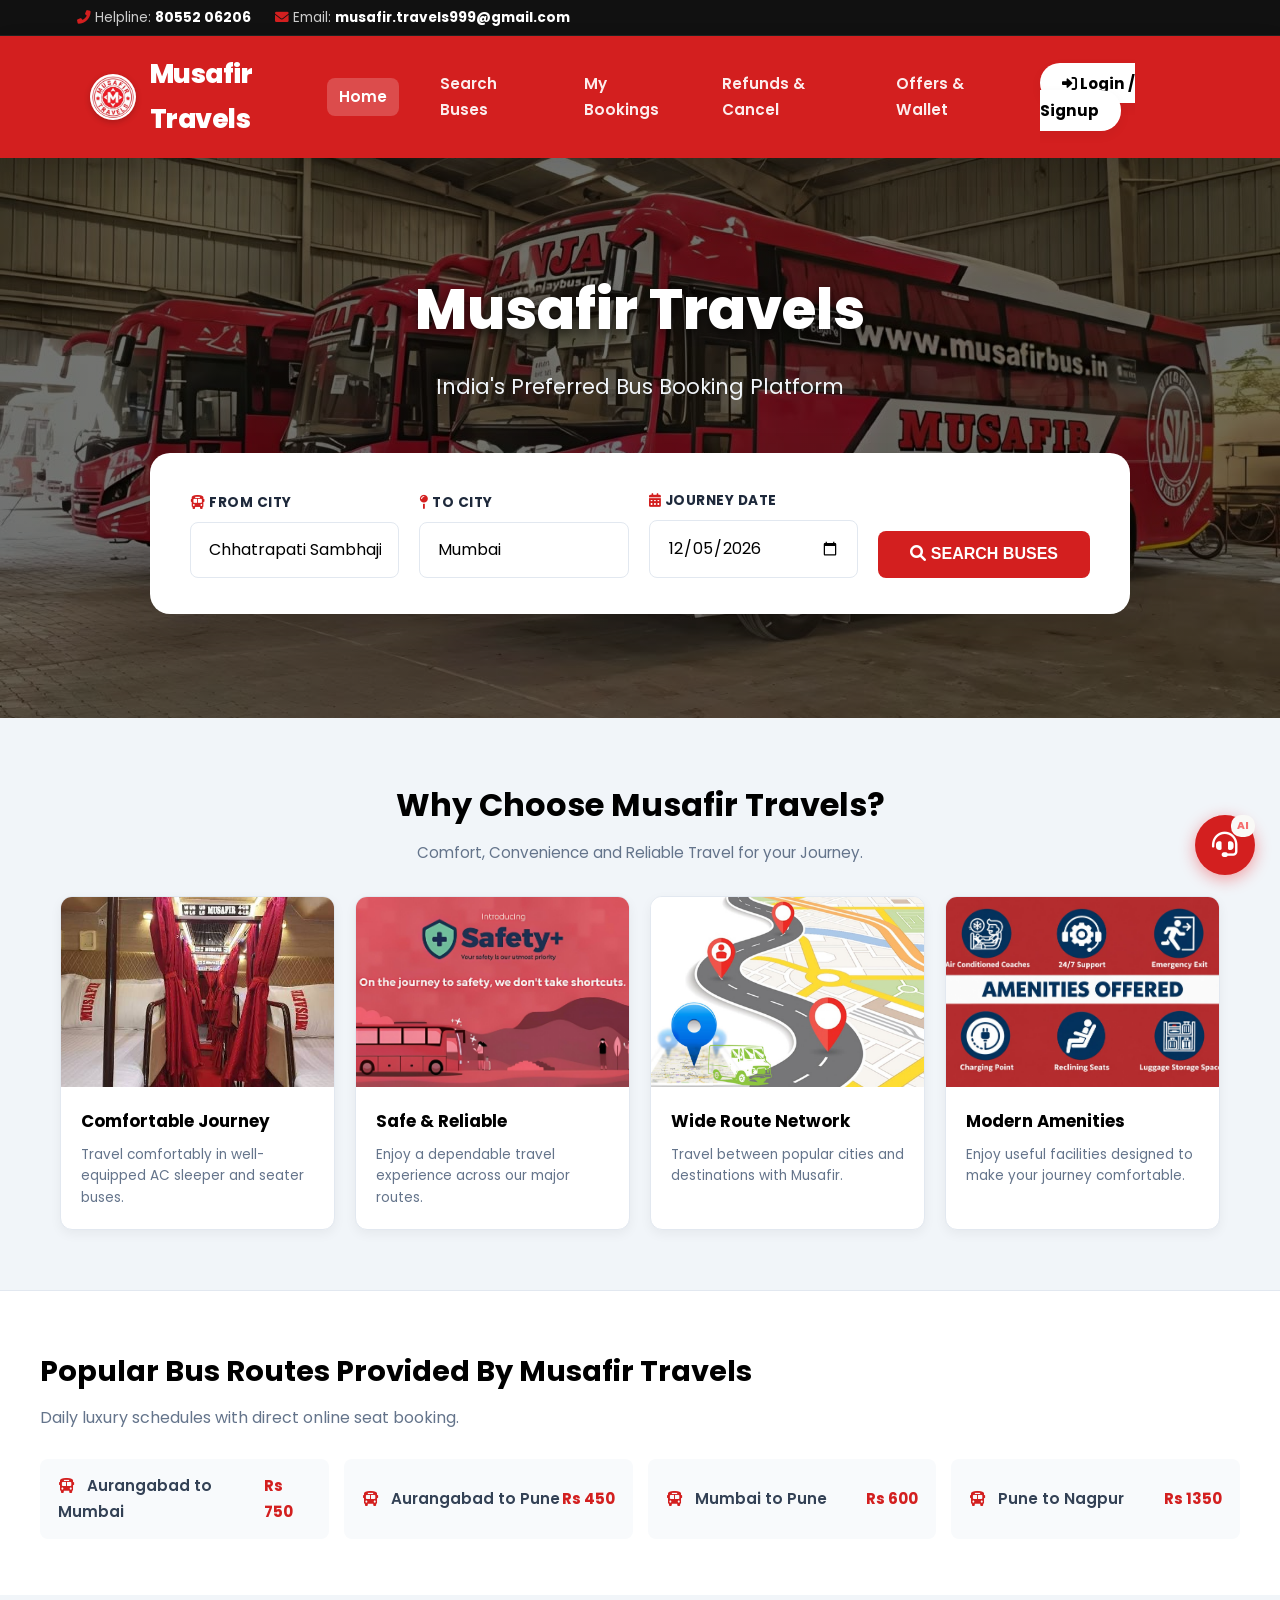
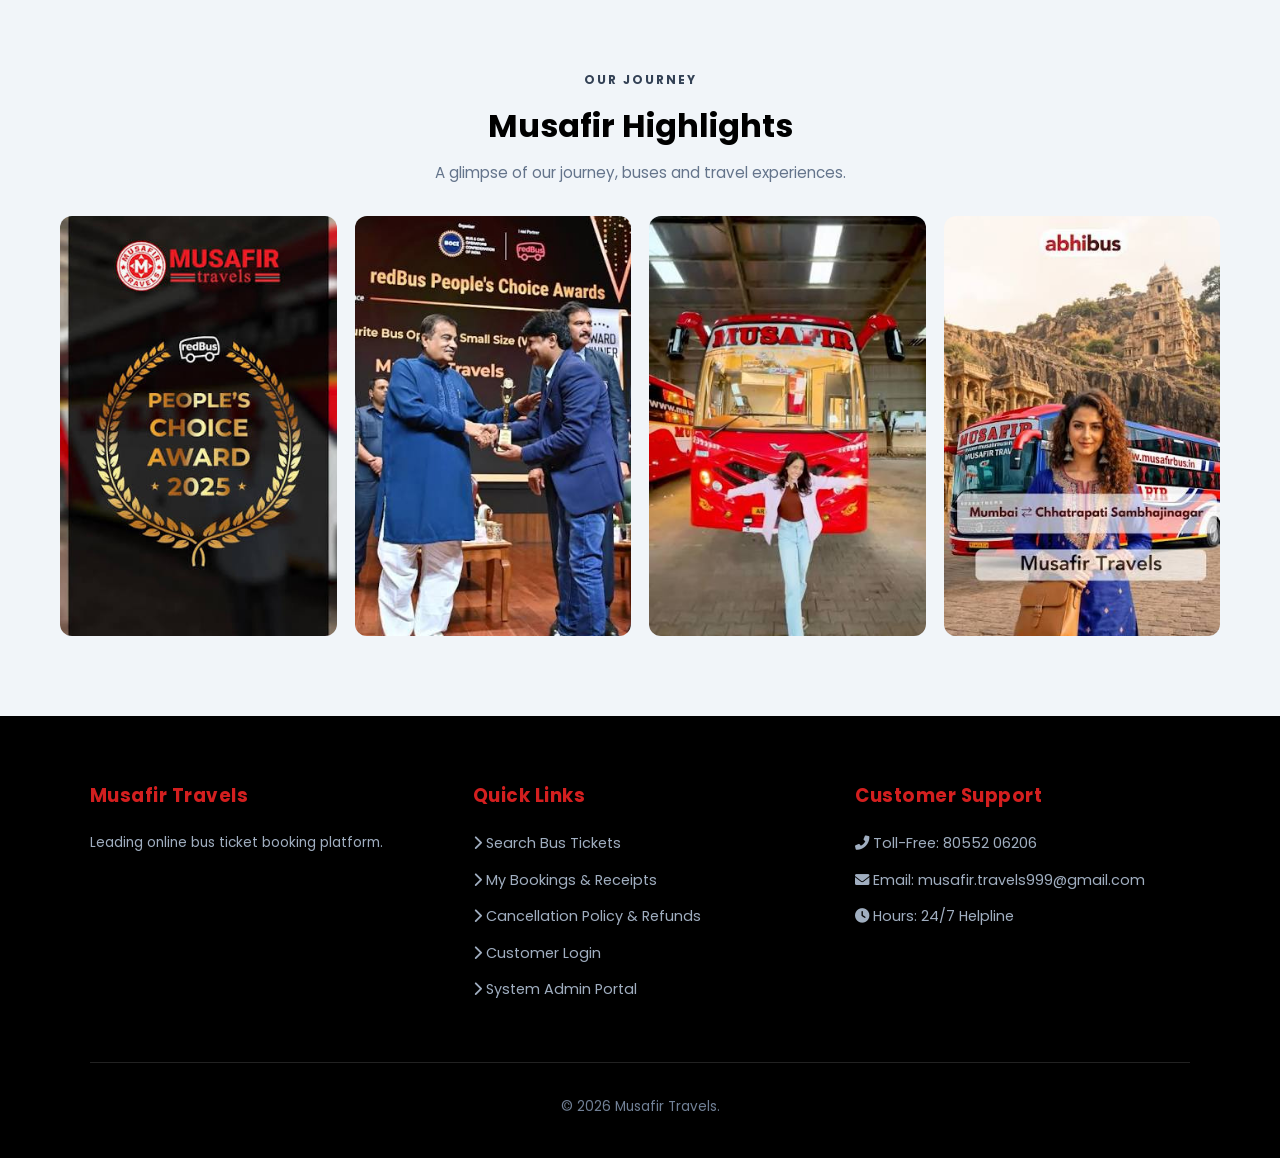
<file: index.html>
<!DOCTYPE html>
<html lang="en">
<head>
    <meta charset="UTF-8">
    <meta name="viewport" content="width=device-width, initial-scale=1.0">
    <title>Musafir Travels - Bus Ticket Booking Platform</title>
    
    <!-- Google Fonts: Poppins & Segoe UI -->
    <link rel="preconnect" href="https://fonts.googleapis.com">
    <link rel="preconnect" href="https://fonts.gstatic.com" crossorigin>
    <link href="https://fonts.googleapis.com/css2?family=Poppins:wght@300;400;500;600;700;800&display=swap" rel="stylesheet">
    
    <!-- FontAwesome CSS Icons (Zero Emojis) -->
    <link rel="stylesheet" href="https://cdnjs.cloudflare.com/ajax/libs/font-awesome/6.0.0/css/all.min.css">
    <link rel="stylesheet" href="styles.css">
</head>
<body>

    <!-- Top Contact Bar -->
    <div style="background: #111; color: #ccc; padding: 6px 6%; font-size: 0.85rem; display: flex; justify-content: space-between; align-items: center; border-bottom: 1px solid #222;">
        <div>
            <span style="margin-right: 20px;"><i class="fas fa-phone-alt" style="color:var(--primary-red);"></i> Helpline: <strong style="color:white;">80552 06206</strong></span>
            <span><i class="fas fa-envelope" style="color:var(--primary-red);"></i> Email: <strong style="color:white;">musafir.travels999@gmail.com</strong></span>
        </div>
    </div>

    <!-- Navigation Bar -->
    <nav class="navbar">
        <div class="logo" onclick="window.location.href='index.html'" style="cursor:pointer;">
            <img src="logo.jpg" alt="Musafir Logo" class="nav-logo">
            Musafir Travels
        </div>
        <div class="nav-links">
            <a href="index.html" class="active">Home</a>
            <a href="search.html">Search Buses</a>
            <a href="bookings.html">My Bookings</a>
            <a href="refunds.html">Refunds & Cancel</a>
            <a href="offers.html">Offers & Wallet</a>
            <div id="nav-auth-links">
                <a href="login.html" class="btn-nav"><i class="fas fa-sign-in-alt"></i> Login / Signup</a>
            </div>
        </div>
    </nav>

    <!-- Hero Section (Features original bg.jpg background image) -->
    <section class="hero">
        <h1>Musafir Travels</h1>
        <p>India's Preferred Bus Booking Platform</p>
        
        <!-- Search Form Widget -->
        <div class="search-widget">
            <div class="input-group">
                <label for="from"><i class="fas fa-bus" style="color:var(--primary-red);"></i> From City</label>
                <input type="text" id="from" placeholder="e.g. Chhatrapati Sambhajinagar" value="Chhatrapati Sambhajinagar (Aurangabad)">
            </div>
            
            <div class="input-group">
                <label for="to"><i class="fas fa-map-pin" style="color:var(--primary-red);"></i> To City</label>
                <input type="text" id="to" placeholder="e.g. Mumbai" value="Mumbai">
            </div>
            
            <div class="input-group">
                <label for="date"><i class="fas fa-calendar-alt" style="color:var(--primary-red);"></i> Journey Date</label>
                <input type="date" id="date">
            </div>
            
            <button class="btn-primary" onclick="searchBuses()"><i class="fas fa-search"></i> SEARCH BUSES</button>
        </div>
    </section>

    <!-- Why Choose Musafir -->
<section class="why-musafir">

    <div class="section-heading">
        <h2>Why Choose Musafir Travels?</h2>
        <p>Comfort, Convenience and Reliable Travel for your Journey.</p>
    </div>

    <div class="why-grid">

        <div class="why-card">
            <div class="why-image comfort-image"></div>

            <div class="why-card-content">
                <h3>Comfortable Journey</h3>
                <p>Travel comfortably in well-equipped AC sleeper and seater buses.</p>
            </div>
        </div>


        <div class="why-card">
            <div class="why-image safety-image"></div>

            <div class="why-card-content">
                <h3>Safe & Reliable</h3>
                <p>Enjoy a dependable travel experience across our major routes.</p>
            </div>
        </div>

        <div class="why-card">
            <div class="why-image routes-image"></div>

            <div class="why-card-content">
                <h3>Wide Route Network</h3>
                <p>Travel between popular cities and destinations with Musafir.</p>
            </div>
        </div>

        <div class="why-card">
            <div class="why-image amenities-image"></div>

            <div class="why-card-content">
                <h3>Modern Amenities</h3>
                <p>Enjoy useful facilities designed to make your journey comfortable.</p>
            </div>
        </div>

    </div>

</section>

    <!-- Popular Routes Banner -->
    <section style="background: white; padding: 3.5rem 20px; border-top: 1px solid var(--border-color);">
        <div style="max-width: 1200px; margin: 0 auto;">
            <h2 style="margin-bottom: 0.5rem; color: var(--pure-black); font-size: 1.8rem;">Popular Bus Routes Provided By Musafir Travels</h2>
            <p style="color: var(--text-muted); margin-bottom: 1.75rem;">Daily luxury schedules with direct online seat booking.</p>

            <div style="display: grid; grid-template-columns: repeat(auto-fit, minmax(260px, 1fr)); gap: 15px;">
                <a href="search.html?from=Chhatrapati Sambhajinagar (Aurangabad)&to=Mumbai" class="btn-secondary-sm" style="padding: 14px 18px; font-size: 0.95rem; background: var(--off-white); display: flex; align-items: center; justify-content: space-between; border-radius: 8px;">
                    <span><i class="fas fa-bus" style="color:var(--primary-red); margin-right: 8px;"></i> Aurangabad to Mumbai</span>
                    <strong style="color:var(--primary-red);">Rs 750</strong>
                </a>
                <a href="search.html?from=Chhatrapati Sambhajinagar (Aurangabad)&to=Pune" class="btn-secondary-sm" style="padding: 14px 18px; font-size: 0.95rem; background: var(--off-white); display: flex; align-items: center; justify-content: space-between; border-radius: 8px;">
                    <span><i class="fas fa-bus" style="color:var(--primary-red); margin-right: 8px;"></i> Aurangabad to Pune</span>
                    <strong style="color:var(--primary-red);">Rs 450</strong>
                </a>
                <a href="search.html?from=Mumbai&to=Pune" class="btn-secondary-sm" style="padding: 14px 18px; font-size: 0.95rem; background: var(--off-white); display: flex; align-items: center; justify-content: space-between; border-radius: 8px;">
                    <span><i class="fas fa-bus" style="color:var(--primary-red); margin-right: 8px;"></i> Mumbai to Pune</span>
                    <strong style="color:var(--primary-red);">Rs 600</strong>
                </a>
                <a href="search.html?from=Pune&to=Nagpur" class="btn-secondary-sm" style="padding: 14px 18px; font-size: 0.95rem; background: var(--off-white); display: flex; align-items: center; justify-content: space-between; border-radius: 8px;">
                    <span><i class="fas fa-bus" style="color:var(--primary-red); margin-right: 8px;"></i> Pune to Nagpur</span>
                    <strong style="color:var(--primary-red);">Rs 1350</strong>
                </a>
            </div>
        </div>
    </section>

   <!-- Musafir Highlights -->
<section class="musafir-highlights">

    <div class="highlights-heading">
        <span>OUR JOURNEY</span>
        <h2>Musafir Highlights</h2>
        <p>A glimpse of our journey, buses and travel experiences.</p>
    </div>

    <div class="highlights-grid">

        <div class="highlight-card">
            <img src="Images/MT_1.jpg" alt="Musafir highlight 1">
        </div>

        <div class="highlight-card">
            <img src="Images/MT_2.jpg" alt="Musafir highlight 2">
        </div>

        <div class="highlight-card">
            <img src="Images/MT_3.jpg" alt="Musafir highlight 3">
        </div>

        <div class="highlight-card">
            <img src="Images/MT_4.jpg" alt="Musafir highlight 4">
        </div>

    </div>

</section>

    <!-- Footer -->
    <footer class="footer">
        <div class="footer-grid">
            <div class="footer-col">
                <h4>Musafir Travels</h4>
                <p style="font-size: 0.85rem; color: #a0aec0;">Leading online bus ticket booking platform.</p>
            </div>
            <div class="footer-col">
                <h4>Quick Links</h4>
                <ul>
                    <li><a href="search.html"><i class="fas fa-chevron-right"></i> Search Bus Tickets</a></li>
                    <li><a href="bookings.html"><i class="fas fa-chevron-right"></i> My Bookings & Receipts</a></li>
                    <li><a href="refunds.html"><i class="fas fa-chevron-right"></i> Cancellation Policy & Refunds</a></li>
                    <li><a href="login.html"><i class="fas fa-chevron-right"></i> Customer Login</a></li>
                    <li><a href="admin.html"><i class="fas fa-chevron-right"></i> System Admin Portal</a></li>
                </ul>
            </div>
            <div class="footer-col">
                <h4>Customer Support</h4>
                <ul>
                    <li><i class="fas fa-phone-alt"></i> Toll-Free: 80552 06206</li>
                    <li><i class="fas fa-envelope"></i> Email: musafir.travels999@gmail.com</li>
                    <li><i class="fas fa-clock"></i> Hours: 24/7 Helpline</li>
                </ul>
            </div>
        </div>
        <div class="footer-bottom">
            <p>&copy; 2026 Musafir Travels.</p>
        </div>
    </footer>

    <script src="script.js"></script>
</body>
</html>
</file>
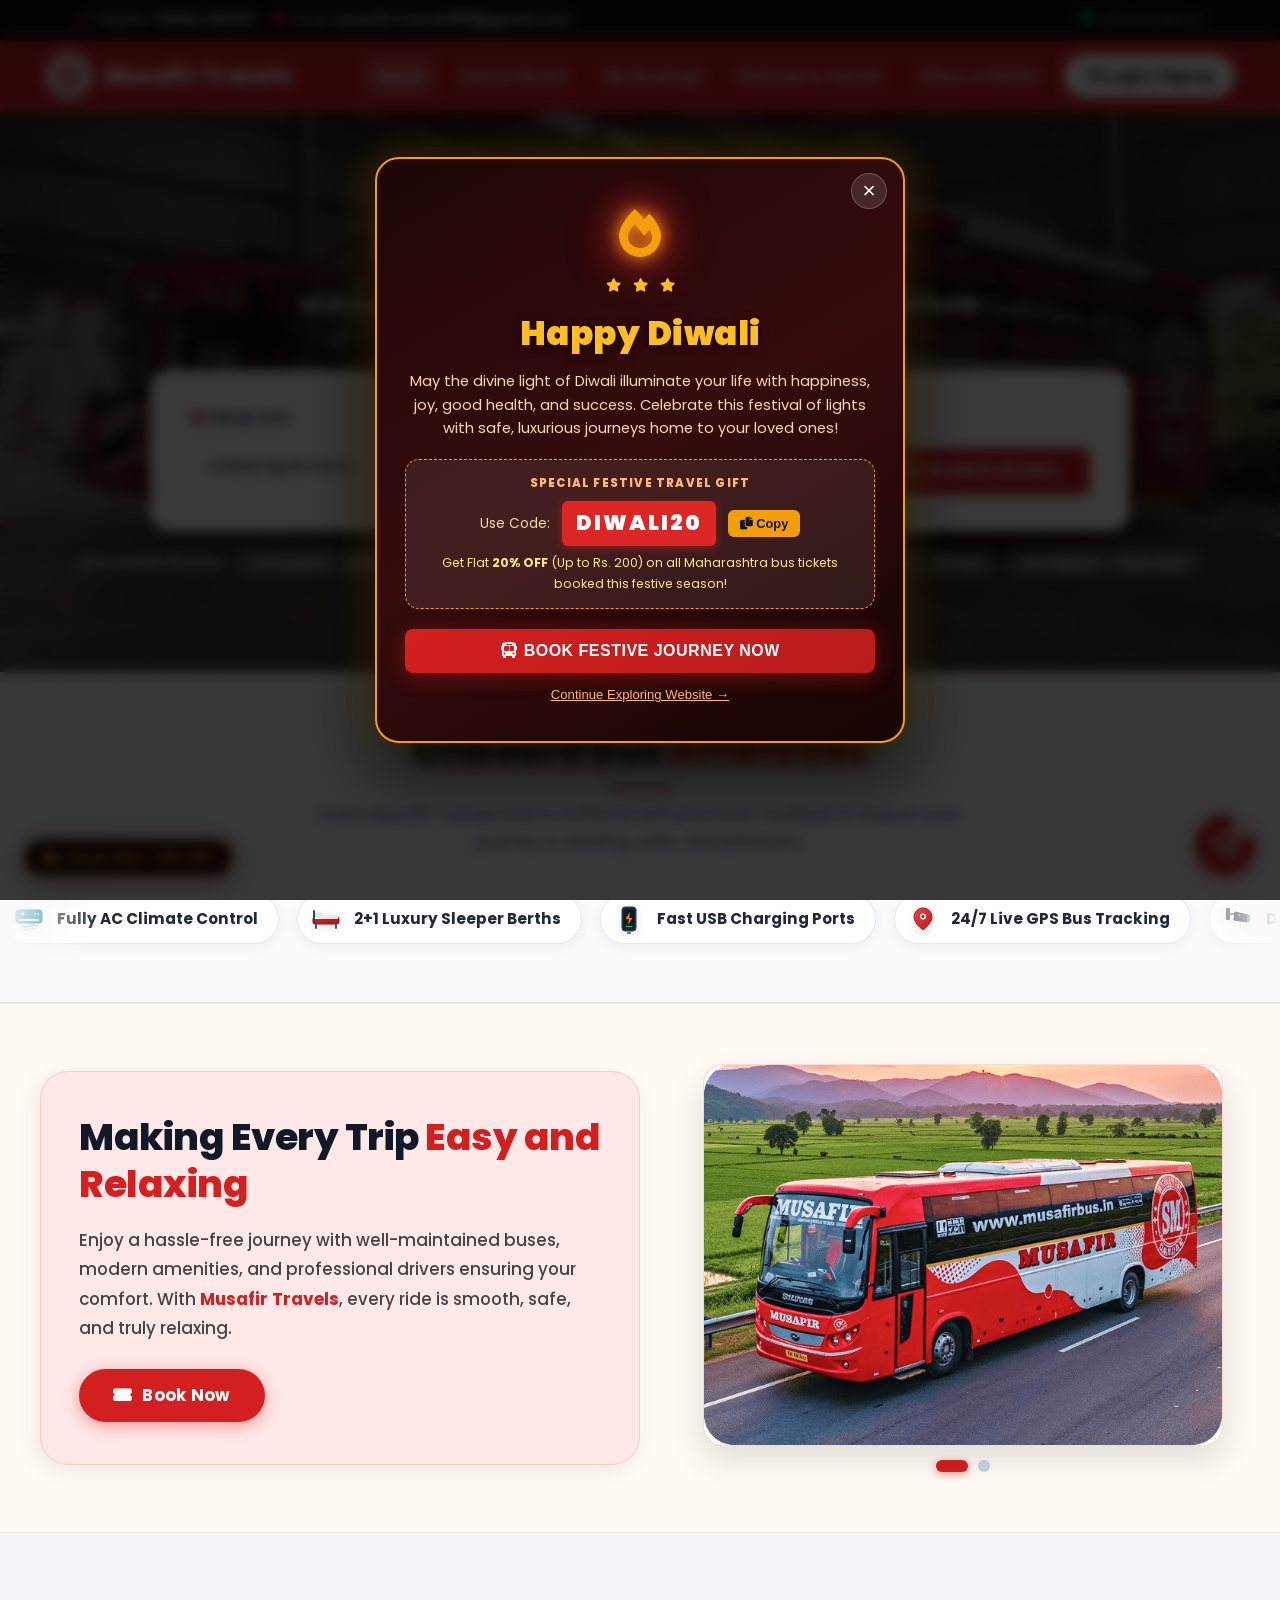
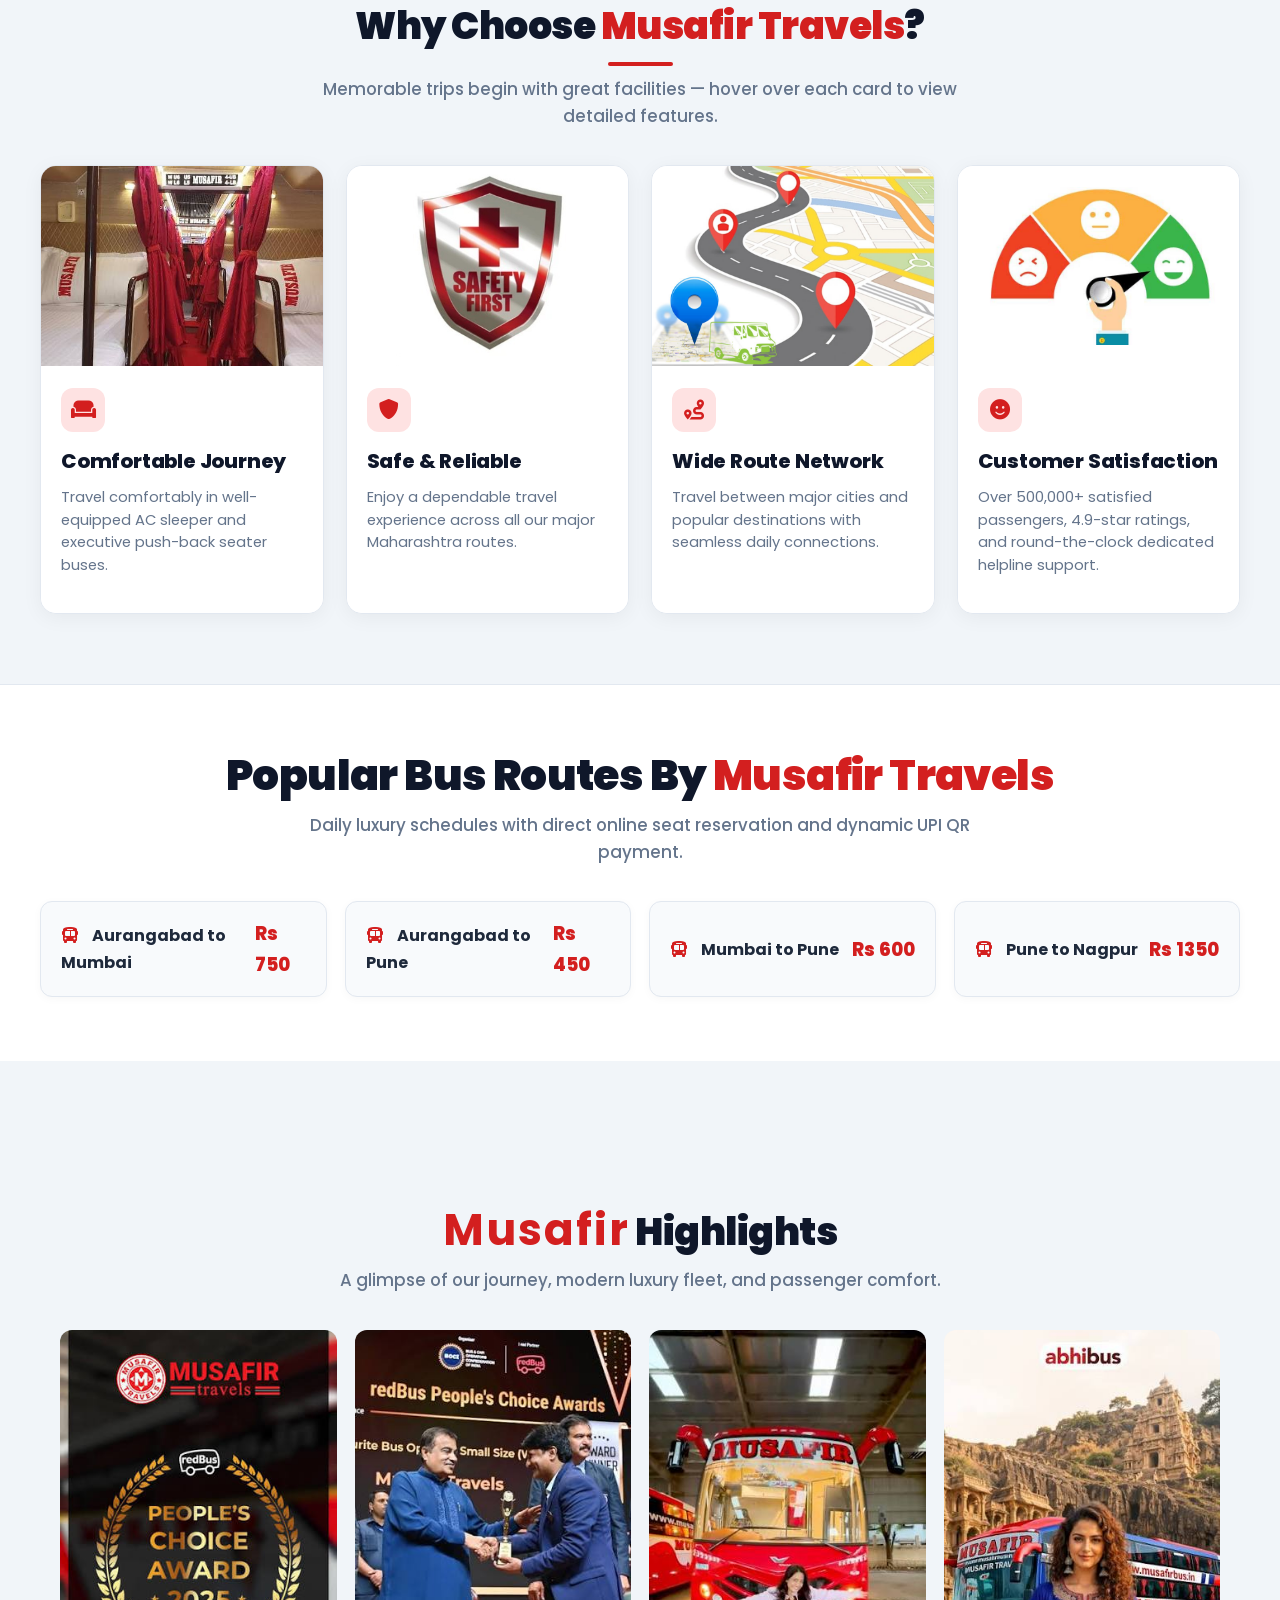
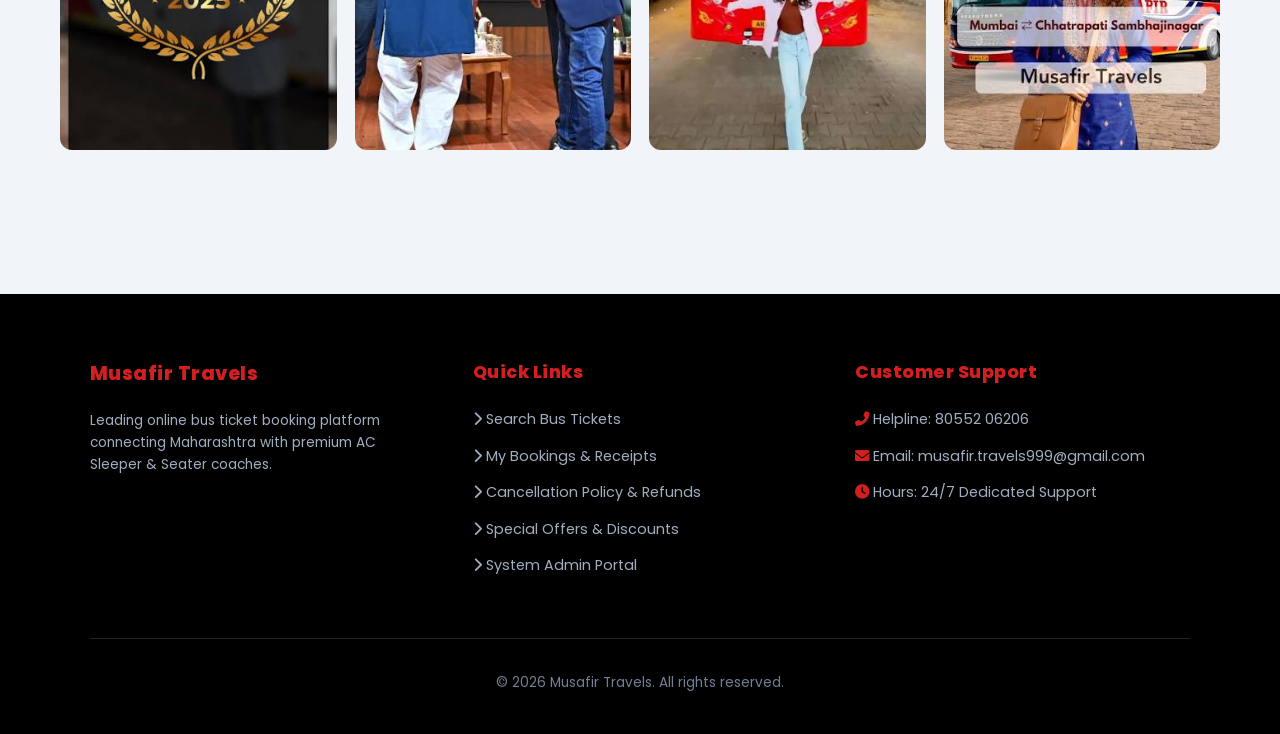
<file: frontend/pages/index.html>
<!DOCTYPE html>
<html lang="en">
<head>
    <meta charset="UTF-8">
    <meta name="viewport" content="width=device-width, initial-scale=1.0">
    <title>Musafir Travels - Bus Ticket Booking Platform</title>

    <link rel="preconnect" href="https://fonts.googleapis.com">
    <link rel="preconnect" href="https://fonts.gstatic.com" crossorigin>
    <link href="https://fonts.googleapis.com/css2?family=Poppins:wght@300;400;500;600;700;800;900&display=swap" rel="stylesheet">
    <link rel="stylesheet" href="https://cdnjs.cloudflare.com/ajax/libs/font-awesome/6.0.0/css/all.min.css">
    <link rel="stylesheet" href="../css/styles.css">
</head>

<body>

    <!-- Top Contact Bar -->
    <div class="top-contact-bar">
        <div class="top-contact-left">
            <a href="tel:8055206206" class="top-contact-item top-contact-phone">
                <i class="fas fa-phone-alt"></i>
                <span>Helpline: <strong>80552 06206</strong></span>
            </a>
            <a href="mailto:musafir.travels999@gmail.com" class="top-contact-item top-contact-email">
                <i class="fas fa-envelope"></i>
                <span>Email: <strong>musafir.travels999@gmail.com</strong></span>
            </a>
        </div>
        <div class="top-contact-right">
            <i class="fas fa-shield-alt"></i> Official Platform
        </div>
    </div>

    <!-- Navigation Bar -->
    <nav class="navbar">
        <div class="logo" onclick="window.location.href='index.html'" style="cursor:pointer;">
            <img src="../assets/Images/Musafir_logo.jpg" alt="Musafir Logo" class="nav-logo">
            <span style="font-weight:900;font-size:1.35rem;letter-spacing:0.3px;">Musafir Travels</span>
        </div>

        <div class="nav-links">
            <a href="index.html" class="active">Home</a>
            <a href="search.html">Search Buses</a>
            <a href="bookings.html">My Bookings</a>
            <a href="refunds.html">Refunds &amp; Cancel</a>
            <a href="offers.html">Offers &amp; Wallet</a>

            <div id="nav-auth-links">
                <a href="login.html" class="btn-nav" style="font-weight:700;">
                    <i class="fas fa-sign-in-alt"></i> Login / Signup
                </a>
            </div>
        </div>
    </nav>

    <!-- Hero Section -->
    <section class="hero">
        <h1 class="hero-main-title"><span class="title-white">Musafir</span> <span class="title-red">Travels</span></h1>
        <p class="hero-sub-title">Maharashtra's Most Trusted &amp; Preferred Luxury Bus Network</p>

        <!-- Bus Search Form -->
        <div class="search-widget">
            <div class="input-group">
                <label for="from" style="font-weight:700;">
                    <i class="fas fa-bus" style="color:var(--primary-red);"></i>
                    From City
                </label>
                <input
                    type="text"
                    id="from"
                    list="from-city-list"
                    placeholder="Select Departure City"
                    value="Chhatrapati Sambhajinagar (Aurangabad)"
                    autocomplete="off">
                <datalist id="from-city-list">
                    <option value="Chhatrapati Sambhajinagar (Aurangabad)"></option>
                    <option value="Mumbai"></option>
                    <option value="Pune"></option>
                    <option value="Surat"></option>
                </datalist>
            </div>

            <div class="input-group">
                <label for="to" style="font-weight:700;">
                    <i class="fas fa-map-pin" style="color:var(--primary-red);"></i>
                    To City
                </label>
                <input
                    type="text"
                    id="to"
                    list="to-city-list"
                    placeholder="Select Destination City"
                    value="Mumbai"
                    autocomplete="off">
                <datalist id="to-city-list">
                    <option value="Mumbai"></option>
                    <option value="Pune"></option>
                    <option value="Chhatrapati Sambhajinagar (Aurangabad)"></option>
                    <option value="Nagpur"></option>
                    <option value="Hyderabad"></option>
                </datalist>
            </div>

            <div class="input-group">
                <label for="date" style="font-weight:700;">
                    <i class="fas fa-calendar-alt" style="color:var(--primary-red);"></i>
                    Journey Date
                </label>
                <input type="date" id="date" required>
            </div>

            <button type="button" class="btn-primary" onclick="searchBuses()" style="font-weight:800;letter-spacing:0.5px;">
                <i class="fas fa-search"></i> SEARCH BUSES
            </button>
        </div>

        <!-- Quick Route Shortcut Pills -->
        <div class="quick-routes-bar">
            <span class="quick-routes-label"><i class="fas fa-route"></i> Available Routes:</span>
            <button type="button" class="route-pill-btn" onclick="setQuickRoute('Chhatrapati Sambhajinagar (Aurangabad)', 'Mumbai')">Aurangabad &rarr; Mumbai</button>
            <button type="button" class="route-pill-btn" onclick="setQuickRoute('Chhatrapati Sambhajinagar (Aurangabad)', 'Pune')">Aurangabad &rarr; Pune</button>
            <button type="button" class="route-pill-btn" onclick="setQuickRoute('Mumbai', 'Pune')">Mumbai &rarr; Pune</button>
            <button type="button" class="route-pill-btn" onclick="setQuickRoute('Pune', 'Nagpur')">Pune &rarr; Nagpur</button>
            <button type="button" class="route-pill-btn" onclick="setQuickRoute('Surat', 'Mumbai')">Surat &rarr; Mumbai</button>
            <button type="button" class="route-pill-btn" onclick="setQuickRoute('Chhatrapati Sambhajinagar (Aurangabad)', 'Hyderabad')">Aurangabad &rarr; Hyderabad</button>
        </div>
    </section>

    <!-- Scrolling Amenities Ticker Section with Real Images (No emojis, no extra headings) -->
    <section class="amenities-ticker-section">
        <div class="ticker-header">
            <h2 class="section-main-heading">Onboard Bus <span class="text-red">Amenities</span></h2>
            <p class="section-sub-desc">Every Musafir Travels bus is outfitted with premium facilities to ensure your journey is relaxing, safe, and pleasant.</p>
        </div>

        <div class="marquee-container">
            <div class="marquee-track">
                <!-- Group 1: Genuine Image Thumbnails -->
                <div class="amenity-pill">
                    <img src="../assets/Images/amenities/ac.svg" alt="AC Climate Control" class="amenity-img">
                    <span>Fully AC Climate Control</span>
                </div>
                <div class="amenity-pill">
                    <img src="../assets/Images/amenities/sleeper.svg" alt="2+1 Luxury Sleeper Berths" class="amenity-img">
                    <span>2+1 Luxury Sleeper Berths</span>
                </div>
                <div class="amenity-pill">
                    <img src="../assets/Images/amenities/charging.svg" alt="Fast USB Charging Ports" class="amenity-img">
                    <span>Fast USB Charging Ports</span>
                </div>
                <div class="amenity-pill">
                    <img src="../assets/Images/amenities/gps.svg" alt="24/7 Live GPS Bus Tracking" class="amenity-img">
                    <span>24/7 Live GPS Bus Tracking</span>
                </div>
                <div class="amenity-pill">
                    <img src="../assets/Images/amenities/cctv.svg" alt="Dual CCTV Surveillance" class="amenity-img">
                    <span>Dual CCTV Surveillance</span>
                </div>
                <div class="amenity-pill">
                    <img src="../assets/Images/amenities/reading_light.svg" alt="Personal Reading Lights" class="amenity-img">
                    <span>Personal Reading Lights</span>
                </div>
                <div class="amenity-pill">
                    <img src="../assets/Images/amenities/water.svg" alt="Free Sealed Drinking Water" class="amenity-img">
                    <span>Free Sealed Drinking Water</span>
                </div>
                <div class="amenity-pill">
                    <img src="../assets/Images/amenities/blanket.svg" alt="Clean Sanitized Bed Linens" class="amenity-img">
                    <span>Clean Sanitized Bed Linens</span>
                </div>
                <div class="amenity-pill">
                    <img src="../assets/Images/amenities/first_aid.svg" alt="Emergency First Aid &amp; SOS" class="amenity-img">
                    <span>Emergency First Aid &amp; SOS</span>
                </div>
                <div class="amenity-pill">
                    <img src="../assets/Images/amenities/luggage.svg" alt="Spacious Luggage Storage" class="amenity-img">
                    <span>Spacious Luggage Storage</span>
                </div>
                <div class="amenity-pill">
                    <img src="../assets/Images/amenities/driver.svg" alt="Verified Senior Highway Captains" class="amenity-img">
                    <span>Verified Senior Highway Captains</span>
                </div>
                <div class="amenity-pill">
                    <img src="../assets/Images/amenities/support.svg" alt="24/7 Passenger Support Helpline" class="amenity-img">
                    <span>24/7 Passenger Support Helpline</span>
                </div>

                <!-- Group 2: Cloned for infinite smooth marquee -->
                <div class="amenity-pill">
                    <img src="../assets/Images/amenities/ac.svg" alt="AC Climate Control" class="amenity-img">
                    <span>Fully AC Climate Control</span>
                </div>
                <div class="amenity-pill">
                    <img src="../assets/Images/amenities/sleeper.svg" alt="2+1 Luxury Sleeper Berths" class="amenity-img">
                    <span>2+1 Luxury Sleeper Berths</span>
                </div>
                <div class="amenity-pill">
                    <img src="../assets/Images/amenities/charging.svg" alt="Fast USB Charging Ports" class="amenity-img">
                    <span>Fast USB Charging Ports</span>
                </div>
                <div class="amenity-pill">
                    <img src="../assets/Images/amenities/gps.svg" alt="24/7 Live GPS Bus Tracking" class="amenity-img">
                    <span>24/7 Live GPS Bus Tracking</span>
                </div>
                <div class="amenity-pill">
                    <img src="../assets/Images/amenities/cctv.svg" alt="Dual CCTV Surveillance" class="amenity-img">
                    <span>Dual CCTV Surveillance</span>
                </div>
                <div class="amenity-pill">
                    <img src="../assets/Images/amenities/reading_light.svg" alt="Personal Reading Lights" class="amenity-img">
                    <span>Personal Reading Lights</span>
                </div>
                <div class="amenity-pill">
                    <img src="../assets/Images/amenities/water.svg" alt="Free Sealed Drinking Water" class="amenity-img">
                    <span>Free Sealed Drinking Water</span>
                </div>
                <div class="amenity-pill">
                    <img src="../assets/Images/amenities/blanket.svg" alt="Clean Sanitized Bed Linens" class="amenity-img">
                    <span>Clean Sanitized Bed Linens</span>
                </div>
                <div class="amenity-pill">
                    <img src="../assets/Images/amenities/first_aid.svg" alt="Emergency First Aid &amp; SOS" class="amenity-img">
                    <span>Emergency First Aid &amp; SOS</span>
                </div>
                <div class="amenity-pill">
                    <img src="../assets/Images/amenities/luggage.svg" alt="Spacious Luggage Storage" class="amenity-img">
                    <span>Spacious Luggage Storage</span>
                </div>
                <div class="amenity-pill">
                    <img src="../assets/Images/amenities/driver.svg" alt="Verified Senior Highway Captains" class="amenity-img">
                    <span>Verified Senior Highway Captains</span>
                </div>
                <div class="amenity-pill">
                    <img src="../assets/Images/amenities/support.svg" alt="24/7 Passenger Support Helpline" class="amenity-img">
                    <span>24/7 Passenger Support Helpline</span>
                </div>
            </div>
        </div>
    </section>

    
    <!-- Making Every Trip Easy and Relaxing (Inspired by musafirbus.in) -->
    <section class="easy-relaxing-section">
        <div class="easy-relaxing-container">
            <div class="easy-relaxing-row">
                <!-- Left Side: Clean content & Book Now button -->
                <div class="easy-relaxing-content-col">
                    <div class="easy-relaxing-card">
                        <h2 class="easy-relaxing-heading">
                            Making Every Trip <span class="text-red">Easy and Relaxing</span>
                        </h2>
                        <p class="easy-relaxing-text">
                            Enjoy a hassle-free journey with well-maintained buses, modern amenities, and professional drivers ensuring your comfort. With <strong class="text-red">Musafir Travels</strong>, every ride is smooth, safe, and truly relaxing.
                        </p>
                        <div class="easy-relaxing-btn-wrap">
                            <a href="search.html" class="easy-relaxing-book-btn">
                                <i class="fas fa-ticket-alt"></i> Book Now
                            </a>
                        </div>
                    </div>
                </div>

                <!-- Right Side: Bus Images from musafirbus.in "Trusted journeys, every step of the way" -->
                <div class="easy-relaxing-image-col">
                    <div class="easy-relaxing-slider-container">
                        <div class="relaxing-slides-wrapper" id="relaxing-slides-track">
                            <!-- Slide 1: Musafir Luxury Sleeper Coach -->
                            <div class="relaxing-slide active">
                                <img src="../assets/Images/about-img.png"
                                     alt="Musafir Travels Luxury Sleeper Coach - Trusted journeys every step of the way"
                                     class="easy-relaxing-image"
                                     id="relaxing-bus-img-1"
                                     loading="lazy">
                            </div>
                            <!-- Slide 2: Musafir Premium Fleet Bus -->
                            <div class="relaxing-slide">
                                <img src="../assets/Images/about-img2.png"
                                     alt="Musafir Travels Modern Bus Fleet - Easy and relaxing travel"
                                     class="easy-relaxing-image"
                                     id="relaxing-bus-img-2"
                                     loading="lazy">
                            </div>
                        </div>

                        <!-- Interactive Navigation Dots -->
                        <div class="relaxing-slider-dots">
                            <button type="button" class="slider-dot active" onclick="switchRelaxingSlide(0)" aria-label="Bus 1"></button>
                            <button type="button" class="slider-dot" onclick="switchRelaxingSlide(1)" aria-label="Bus 2"></button>
                        </div>
                    </div>
                </div>
            </div>
        </div>
    </section>

    <!-- Why Choose Musafir (With Interactive Hover Description Overlays) -->
    <section class="why-musafir">
        <div class="section-heading">
            <h2 class="section-main-heading">Why Choose <span class="text-red">Musafir Travels</span>?</h2>
            <p class="section-sub-desc">Memorable trips begin with great facilities — hover over each card to view detailed features.</p>
        </div>

        <div class="why-grid">

            <!-- Card 1: Comfortable Journey -->
            <div class="why-card">
                <div class="why-image comfort-image"></div>
                <div class="why-card-content">
                    <div class="why-card-top-icon"><i class="fas fa-couch"></i></div>
                    <h3>Comfortable Journey</h3>
                    <p>Travel comfortably in well-equipped AC sleeper and executive push-back seater buses.</p>
                </div>
                <!-- Interactive Hover Reveal Overlay (like musafirbus.in) -->
                <div class="why-card-overlay">
                    <div class="overlay-icon"><i class="fas fa-couch"></i></div>
                    <h4>Comfortable Journey</h4>
                    <p class="overlay-desc">Experience superior road comfort with spacious 2+1 AC sleeper berths and orthopaedic foam cushioning tailored for relaxing overnight journeys.</p>
                    <ul class="overlay-checklist">
                        <li><i class="fas fa-check-circle"></i> Ergonomic Reclining Sleeper Berths</li>
                        <li><i class="fas fa-check-circle"></i> Individual AC Vents &amp; Reading Lights</li>
                        <li><i class="fas fa-check-circle"></i> Clean Sanitized Blankets &amp; Pillows</li>
                    </ul>
                    <a href="search.html" class="overlay-cta-btn"><i class="fas fa-ticket-alt"></i> Book Comfortable Journey &rarr;</a>
                </div>
            </div>

            <!-- Card 2: Safe & Reliable -->
            <div class="why-card">
                <div class="why-image safety-image"></div>
                <div class="why-card-content">
                    <div class="why-card-top-icon"><i class="fas fa-shield-alt"></i></div>
                    <h3>Safe &amp; Reliable</h3>
                    <p>Enjoy a dependable travel experience across all our major Maharashtra routes.</p>
                </div>
                <!-- Interactive Hover Reveal Overlay (like musafirbus.in) -->
                <div class="why-card-overlay">
                    <div class="overlay-icon"><i class="fas fa-shield-alt"></i></div>
                    <h4>Safe &amp; Reliable</h4>
                    <p class="overlay-desc">Your safety is our priority. Every bus is equipped with live vehicle telematics, dual CCTV surveillance, and certified veteran drivers.</p>
                    <ul class="overlay-checklist">
                        <li><i class="fas fa-check-circle"></i> 24/7 Live GPS Bus Tracking</li>
                        <li><i class="fas fa-check-circle"></i> Speed Governors &amp; SOS Emergency Alarms</li>
                        <li><i class="fas fa-check-circle"></i> Verified Drivers with 10+ Years Experience</li>
                    </ul>
                    <a href="search.html" class="overlay-cta-btn"><i class="fas fa-ticket-alt"></i> Book Safe Journey &rarr;</a>
                </div>
            </div>

            <!-- Card 3: Wide Route Network -->
            <div class="why-card">
                <div class="why-image routes-image"></div>
                <div class="why-card-content">
                    <div class="why-card-top-icon"><i class="fas fa-route"></i></div>
                    <h3>Wide Route Network</h3>
                    <p>Travel between major cities and popular destinations with seamless daily connections.</p>
                </div>
                <!-- Interactive Hover Reveal Overlay (like musafirbus.in) -->
                <div class="why-card-overlay">
                    <div class="overlay-icon"><i class="fas fa-route"></i></div>
                    <h4>Wide Route Network</h4>
                    <p class="overlay-desc">Punctual daily departures connecting Chhatrapati Sambhajinagar, Mumbai, Pune, Nagpur, Surat, and Hyderabad with zero delays.</p>
                    <ul class="overlay-checklist">
                        <li><i class="fas fa-check-circle"></i> Prime Central Hub Boarding Points</li>
                        <li><i class="fas fa-check-circle"></i> Guaranteed Punctual Departures</li>
                        <li><i class="fas fa-check-circle"></i> Seamless Maharashtra-Wide Connectivity</li>
                    </ul>
                    <a href="search.html" class="overlay-cta-btn"><i class="fas fa-ticket-alt"></i> Explore Routes &rarr;</a>
                </div>
            </div>

            <!-- Card 4: Customer Satisfaction -->
            <div class="why-card">
                <div class="why-image satisfaction-image"></div>
                <div class="why-card-content">
                    <div class="why-card-top-icon"><i class="fas fa-smile"></i></div>
                    <h3>Customer Satisfaction</h3>
                    <p>Over 500,000+ satisfied passengers, 4.9-star ratings, and round-the-clock dedicated helpline support.</p>
                </div>
                <!-- Interactive Hover Reveal Overlay -->
                <div class="why-card-overlay">
                    <div class="overlay-icon"><i class="fas fa-heart"></i></div>
                    <h4>Customer Satisfaction</h4>
                    <p class="overlay-desc">We take immense pride in delivering top-tier passenger experiences with verified punctuality, sanitized coaches, and transparent booking services.</p>
                    <ul class="overlay-checklist">
                        <li><i class="fas fa-check-circle"></i> 4.9/5 Star Verified Passenger Rating</li>
                        <li><i class="fas fa-check-circle"></i> 24/7 Dedicated Helpline (80552 06206)</li>
                        <li><i class="fas fa-check-circle"></i> Instant E-Ticket Confirmation &amp; Easy Refunds</li>
                    </ul>
                    <a href="search.html" class="overlay-cta-btn"><i class="fas fa-ticket-alt"></i> Experience Musafir &rarr;</a>
                </div>
            </div>

        </div>
    </section>

    <!-- Popular Routes (No extra pill heading, bold styled main title) -->
    <section class="popular-routes-section">
        <div class="popular-routes-container">
            <div class="popular-routes-header">
                <h2 class="section-main-heading">Popular Bus Routes By <span class="text-red">Musafir Travels</span></h2>
                <p class="section-sub-desc">
                    Daily luxury schedules with direct online seat reservation and dynamic UPI QR payment.
                </p>
            </div>

            <div class="popular-routes-grid">
                <a href="search.html?from=Chhatrapati%20Sambhajinagar%20%28Aurangabad%29&amp;to=Mumbai" class="popular-route-card">
                    <span><i class="fas fa-bus"></i> Aurangabad to Mumbai</span>
                    <strong>Rs 750</strong>
                </a>
                <a href="search.html?from=Chhatrapati%20Sambhajinagar%20%28Aurangabad%29&amp;to=Pune" class="popular-route-card">
                    <span><i class="fas fa-bus"></i> Aurangabad to Pune</span>
                    <strong>Rs 450</strong>
                </a>
                <a href="search.html?from=Mumbai&amp;to=Pune" class="popular-route-card">
                    <span><i class="fas fa-bus"></i> Mumbai to Pune</span>
                    <strong>Rs 600</strong>
                </a>
                <a href="search.html?from=Pune&amp;to=Nagpur" class="popular-route-card">
                    <span><i class="fas fa-bus"></i> Pune to Nagpur</span>
                    <strong>Rs 1350</strong>
                </a>
            </div>
        </div>
    </section>

    <!-- Musafir Highlights (No extra pill heading, bold styled main title) -->
    <section class="musafir-highlights" style="padding:4rem 20px;">
        <div class="highlights-heading" style="text-align:center;margin-bottom:2.2rem;">
            <h2 class="section-main-heading"><span class="text-red">Musafir</span> Highlights</h2>
            <p class="section-sub-desc">A glimpse of our journey, modern luxury fleet, and passenger comfort.</p>
        </div>

        <div class="highlights-grid">
            <div class="highlight-card">
                <img src="../assets/Images/MT_1.jpg" alt="Musafir bus highlight 1" loading="lazy">
            </div>

            <div class="highlight-card">
                <img src="../assets/Images/MT_2.jpg" alt="Musafir bus highlight 2" loading="lazy">
            </div>

            <div class="highlight-card">
                <img src="../assets/Images/MT_3.jpg" alt="Musafir bus highlight 3" loading="lazy">
            </div>

            <div class="highlight-card">
                <img src="../assets/Images/MT_4.jpg" alt="Musafir bus highlight 4" loading="lazy">
            </div>
        </div>
    </section>

    <!-- Diwali Festive Greeting Modal Popup (Zero emojis, clean vector lamp) -->
    <div id="diwali-modal" class="diwali-modal-overlay" style="display: none;">
        <div class="diwali-modal-box">
            <button type="button" class="diwali-close-btn" onclick="closeDiwaliModal()" aria-label="Close">&times;</button>

            <!-- Festive Lamp and Glow (FontAwesome vector) -->
            <div class="diwali-festive-art">
                <div class="diwali-diya-glow">
                    <i class="fas fa-fire"></i>
                </div>
                <div class="diwali-sparkles-row">
                    <i class="fas fa-star diwali-star-1"></i>
                    <i class="fas fa-star diwali-star-2"></i>
                    <i class="fas fa-star diwali-star-3"></i>
                </div>
            </div>

            <h3 class="diwali-title">Happy Diwali</h3>

            <p class="diwali-message">
                May the divine light of Diwali illuminate your life with happiness, joy, good health, and success. Celebrate this festival of lights with safe, luxurious journeys home to your loved ones!
            </p>

            <!-- Festive Offer Coupon Box -->
            <div class="diwali-coupon-card">
                <div class="diwali-coupon-header">
                    <span>SPECIAL FESTIVE TRAVEL GIFT</span>
                </div>
                <div class="diwali-coupon-code-wrap">
                    <span class="coupon-lbl">Use Code:</span>
                    <strong id="diwali-coupon-text">DIWALI20</strong>
                    <button type="button" onclick="copyDiwaliCode()" id="diwali-copy-btn" class="diwali-copy-btn">
                        <i class="fas fa-copy"></i> Copy
                    </button>
                </div>
                <div class="diwali-coupon-desc">
                    Get Flat <strong>20% OFF</strong> (Up to Rs. 200) on all Maharashtra bus tickets booked this festive season!
                </div>
            </div>

            <!-- Action Buttons -->
            <div class="diwali-actions">
                <button type="button" class="btn-primary diwali-cta-btn" onclick="applyDiwaliAndSearch()">
                    <i class="fas fa-bus"></i> BOOK FESTIVE JOURNEY NOW
                </button>
                <button type="button" class="diwali-dismiss-btn" onclick="closeDiwaliModal()">
                    Continue Exploring Website &rarr;
                </button>
            </div>
        </div>
    </div>

    <!-- Floating Re-open Badge -->
    <button type="button" id="diwali-float-badge" class="diwali-float-badge" onclick="openDiwaliModal()">
        <i class="fas fa-gifts"></i> <span>Diwali Offer &bull; 20% OFF</span>
    </button>

    <!-- Footer -->
    <footer class="footer">
        <div class="footer-grid">
            <div class="footer-col">
                <h4 style="font-weight:800;font-size:1.2rem;">Musafir Travels</h4>
                <p style="font-size:0.85rem;color:#a0aec0;line-height:1.6;">
                    Leading online bus ticket booking platform connecting Maharashtra with premium AC Sleeper &amp; Seater coaches.
                </p>
            </div>

            <div class="footer-col">
                <h4 style="font-weight:800;font-size:1.1rem;">Quick Links</h4>
                <ul>
                    <li><a href="search.html"><i class="fas fa-chevron-right"></i> Search Bus Tickets</a></li>
                    <li><a href="bookings.html"><i class="fas fa-chevron-right"></i> My Bookings &amp; Receipts</a></li>
                    <li><a href="refunds.html"><i class="fas fa-chevron-right"></i> Cancellation Policy &amp; Refunds</a></li>
                    <li><a href="offers.html"><i class="fas fa-chevron-right"></i> Special Offers &amp; Discounts</a></li>
                    <li><a href="admin.html"><i class="fas fa-chevron-right"></i> System Admin Portal</a></li>
                </ul>
            </div>

            <div class="footer-col">
                <h4 style="font-weight:800;font-size:1.1rem;">Customer Support</h4>
                <ul>
                    <li><i class="fas fa-phone-alt" style="color:var(--primary-red);"></i> Helpline: 80552 06206</li>
                    <li><i class="fas fa-envelope" style="color:var(--primary-red);"></i> Email: musafir.travels999@gmail.com</li>
                    <li><i class="fas fa-clock" style="color:var(--primary-red);"></i> Hours: 24/7 Dedicated Support</li>
                </ul>
            </div>
        </div>

        <div class="footer-bottom">
            <p>&copy; 2026 Musafir Travels. All rights reserved.</p>
        </div>
    </footer>

    <!-- Scripts -->
    <script src="../js/script.js"></script>

    <!-- Diwali Modal Inline JS -->
    <script>
                function setQuickRoute(from, to) {
            const f = document.getElementById("from");
            const t = document.getElementById("to");
            if (f) f.value = from;
            if (t) t.value = to;
        }

        // Relaxing Section Bus Images Carousel
        let currentRelaxingSlide = 0;
        let relaxingInterval = null;

        function switchRelaxingSlide(index) {
            const slides = document.querySelectorAll('.relaxing-slide');
            const dots = document.querySelectorAll('.slider-dot');
            if (!slides.length) return;
            currentRelaxingSlide = index % slides.length;
            slides.forEach((slide, idx) => {
                if (idx === currentRelaxingSlide) {
                    slide.classList.add('active');
                } else {
                    slide.classList.remove('active');
                }
            });
            dots.forEach((dot, idx) => {
                if (idx === currentRelaxingSlide) {
                    dot.classList.add('active');
                } else {
                    dot.classList.remove('active');
                }
            });
        }

        function startRelaxingSlider() {
            if (relaxingInterval) clearInterval(relaxingInterval);
            relaxingInterval = setInterval(() => {
                switchRelaxingSlide(currentRelaxingSlide + 1);
            }, 3600);
        }

        function pauseRelaxingSlider() {
            if (relaxingInterval) clearInterval(relaxingInterval);
        }

function openDiwaliModal() {
            const modal = document.getElementById("diwali-modal");
            if (modal) modal.style.display = "flex";
        }

        function closeDiwaliModal() {
            const modal = document.getElementById("diwali-modal");
            if (modal) modal.style.display = "none";
            sessionStorage.setItem("diwali_wish_dismissed", "true");
        }

        function copyDiwaliCode() {
            const code = "DIWALI20";
            navigator.clipboard.writeText(code).then(() => {
                const btn = document.getElementById("diwali-copy-btn");
                if (btn) {
                    const orig = btn.innerHTML;
                    btn.innerHTML = `<i class="fas fa-check"></i> Copied!`;
                    btn.style.background = "#dcfce7";
                    btn.style.color = "#15803d";
                    setTimeout(() => {
                        btn.innerHTML = orig;
                        btn.style.background = "";
                        btn.style.color = "";
                    }, 2000);
                }
            }).catch(() => {
                alert("Coupon Code: DIWALI20");
            });
        }

        function applyDiwaliAndSearch() {
            localStorage.setItem("musafir_applied_coupon", "DIWALI20");
            closeDiwaliModal();
            const searchWidget = document.querySelector(".search-widget");
            if (searchWidget) {
                searchWidget.scrollIntoView({ behavior: "smooth", block: "center" });
            } else {
                window.location.href = "search.html";
            }
        }

                document.addEventListener("DOMContentLoaded", function () {
            // Start bus image carousel in relaxing section
            startRelaxingSlider();
            const sliderBox = document.querySelector('.easy-relaxing-slider-container');
            if (sliderBox) {
                sliderBox.addEventListener('mouseenter', pauseRelaxingSlider);
                sliderBox.addEventListener('mouseleave', startRelaxingSlider);
            }

            // Check if user has already dismissed modal in this session
            const dismissed = sessionStorage.getItem("diwali_wish_dismissed");
            if (!dismissed) {
                setTimeout(openDiwaliModal, 900);
            }
        });
    </script>
</body>
</html>
</file>
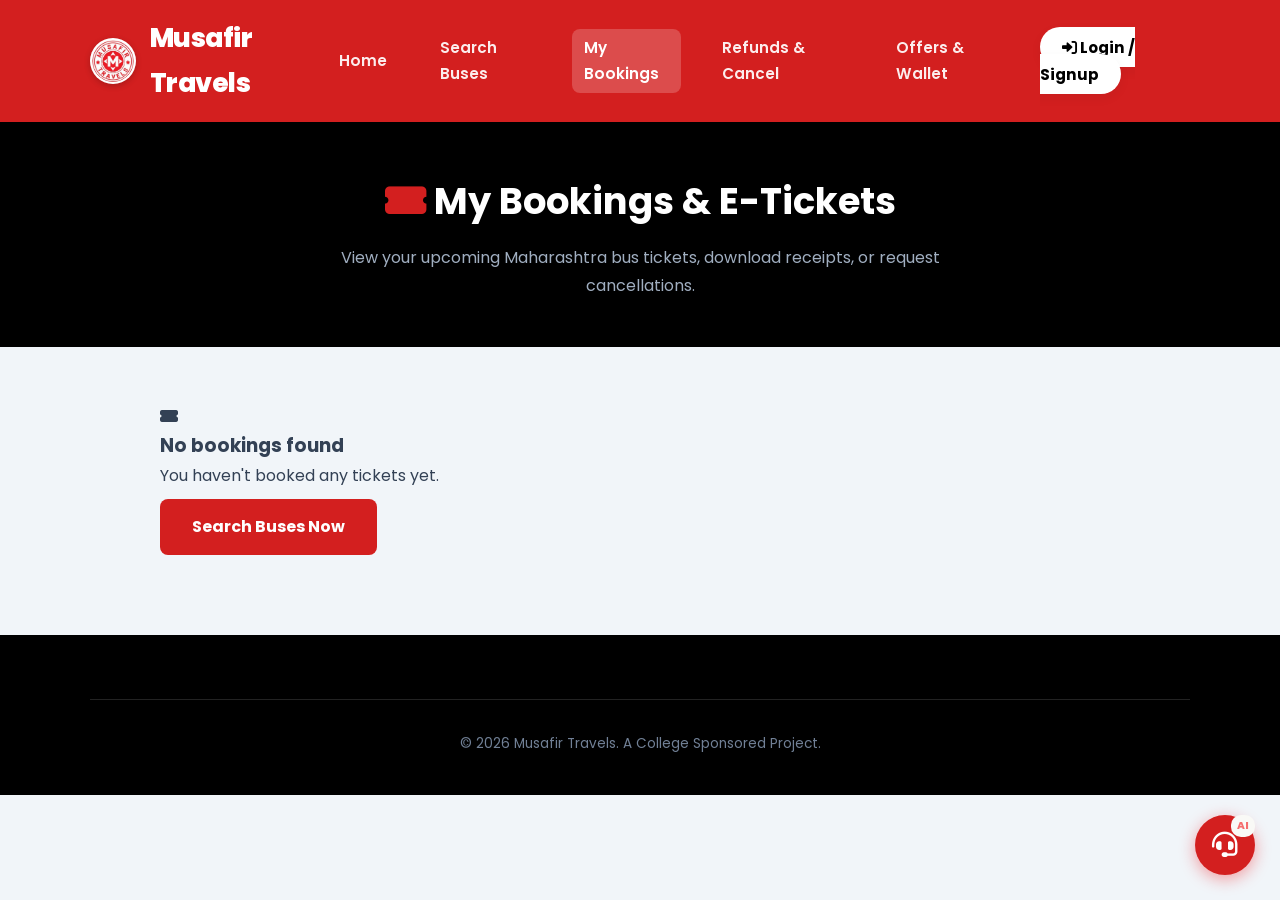
<file: bookings.html>
<!DOCTYPE html>
<html lang="en">
<head>
    <meta charset="UTF-8">
    <meta name="viewport" content="width=device-width, initial-scale=1.0">
    <title>My Bookings - Musafir Travels</title>
    
    <link rel="preconnect" href="https://fonts.googleapis.com">
    <link rel="preconnect" href="https://fonts.gstatic.com" crossorigin>
    <link href="https://fonts.googleapis.com/css2?family=Poppins:wght@300;400;500;600;700;800&display=swap" rel="stylesheet">
    <link rel="stylesheet" href="https://cdnjs.cloudflare.com/ajax/libs/font-awesome/6.0.0/css/all.min.css">
    <link rel="stylesheet" href="styles.css">
</head>
<body>

    <!-- Navigation Bar -->
    <nav class="navbar">
        <div class="logo" onclick="window.location.href='index.html'" style="cursor:pointer;">
            <img src="logo.jpg" alt="Musafir Logo" class="nav-logo">
            Musafir Travels
        </div>
        <div class="nav-links">
            <a href="index.html">Home</a>
            <a href="search.html">Search Buses</a>
            <a href="bookings.html" class="active">My Bookings</a>
            <a href="refunds.html">Refunds & Cancel</a>
            <a href="offers.html">Offers & Wallet</a>
            <div id="nav-auth-links">
                <a href="login.html" class="btn-nav"><i class="fas fa-sign-in-alt"></i> Login / Signup</a>
            </div>
        </div>
    </nav>

    <!-- Header Section -->
    <div style="background: var(--pure-black); color: white; padding: 3rem 20px; text-align: center;">
        <h1 style="font-size: 2.3rem; margin-bottom: 0.75rem;"><i class="fas fa-ticket-alt" style="color:var(--primary-red);"></i> My Bookings & E-Tickets</h1>
        <p style="color: #a0aec0; max-width: 600px; margin: 0 auto;">View your upcoming Maharashtra bus tickets, download receipts, or request cancellations.</p>
    </div>

    <!-- Main Container -->
    <div class="bookings-container">
        
        <div id="my-bookings-container">
            <!-- Bookings rendered dynamically by script.js from Database -->
        </div>

    </div>

    <!-- E-Ticket Modal -->
    <div id="ticket-modal" class="modal-overlay" style="display: none;">
        <div class="modal-content" style="max-width: 820px;">
            <div class="modal-header">
                <h3>Booking Confirmation & E-Ticket</h3>
                <button class="btn-close" onclick="closeTicketModal()">&times;</button>
            </div>
            <div class="modal-body">
                
                <div id="ticket-print-area">
                    <!-- Ticket receipt generated dynamically -->
                </div>

                <div style="display: flex; gap: 15px; justify-content: flex-end; margin-top: 2rem;">
                    <button class="btn-secondary-sm" style="padding: 10px 20px;" onclick="printTicketVoucher()"><i class="fas fa-print"></i> Print / Download PDF</button>
                    <button class="btn-primary" onclick="closeTicketModal()">Close</button>
                </div>

            </div>
        </div>
    </div>

    <!-- Footer -->
    <footer class="footer">
        <div class="footer-bottom">
            <p>&copy; 2026 Musafir Travels. A College Sponsored Project.</p>
        </div>
    </footer>

    <script src="script.js"></script>
</body>
</html>
</file>
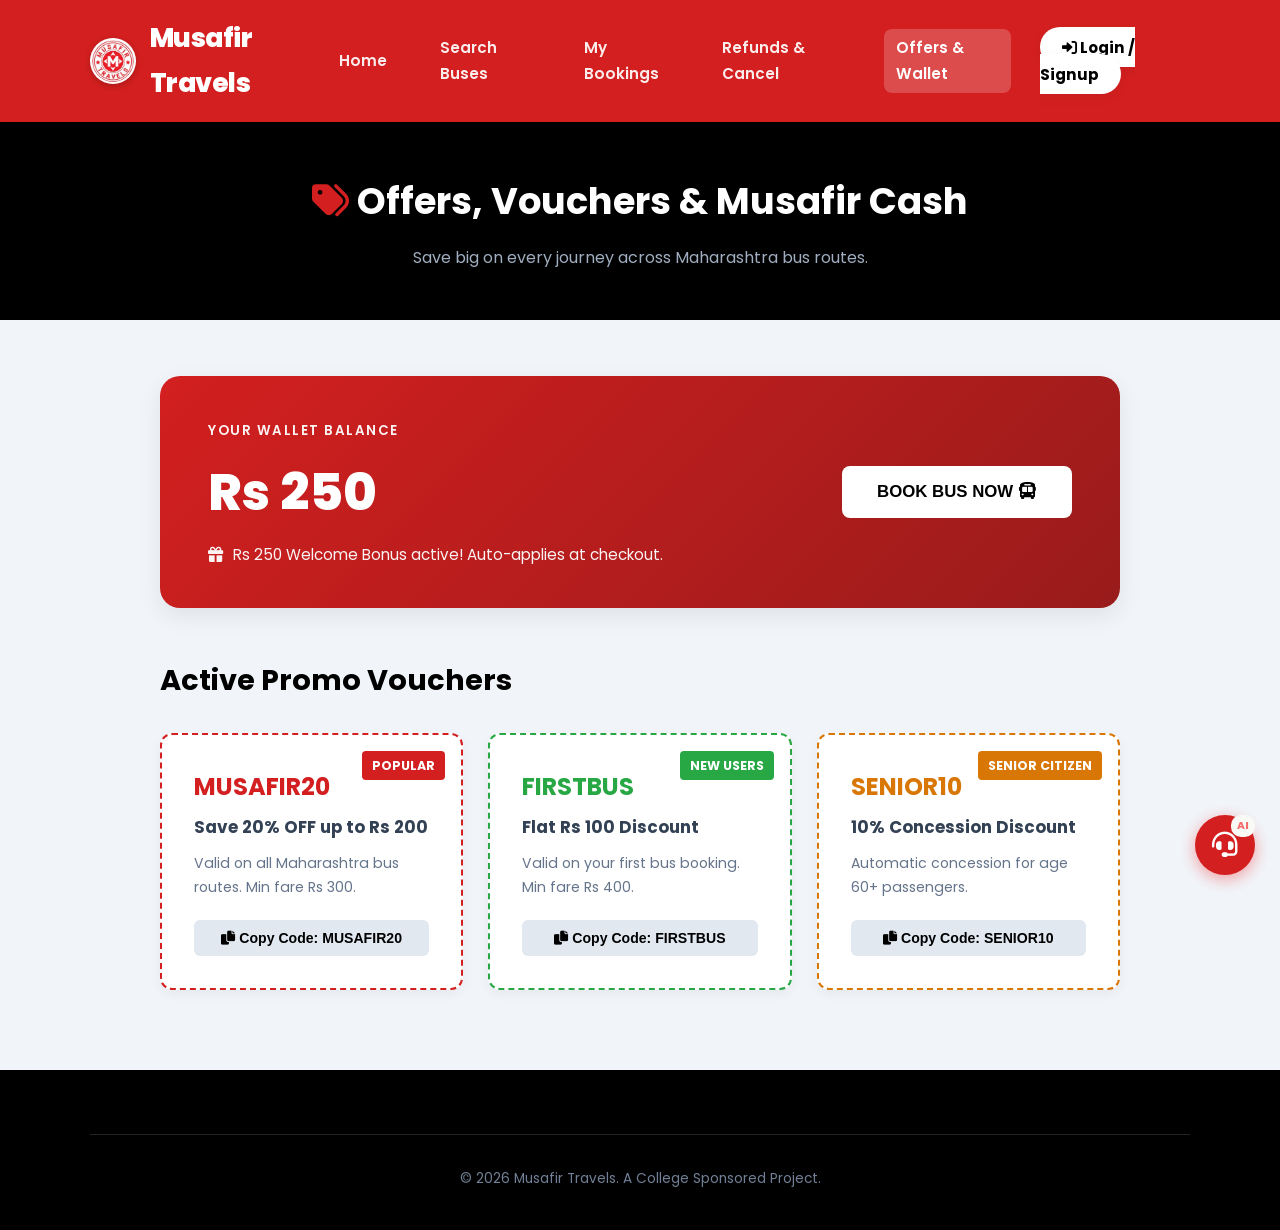
<file: offers.html>
<!DOCTYPE html>
<html lang="en">
<head>
    <meta charset="UTF-8">
    <meta name="viewport" content="width=device-width, initial-scale=1.0">
    <title>Offers & Musafir Wallet - Musafir Travels</title>
    
    <link rel="preconnect" href="https://fonts.googleapis.com">
    <link rel="preconnect" href="https://fonts.gstatic.com" crossorigin>
    <link href="https://fonts.googleapis.com/css2?family=Poppins:wght@300;400;500;600;700;800&display=swap" rel="stylesheet">
    <link rel="stylesheet" href="https://cdnjs.cloudflare.com/ajax/libs/font-awesome/6.0.0/css/all.min.css">
    <link rel="stylesheet" href="styles.css">
</head>
<body>

    <!-- Navigation Bar -->
    <nav class="navbar">
        <div class="logo" onclick="window.location.href='index.html'" style="cursor:pointer;">
            <img src="logo.jpg" alt="Musafir Logo" class="nav-logo">
            Musafir Travels
        </div>
        <div class="nav-links">
            <a href="index.html">Home</a>
            <a href="search.html">Search Buses</a>
            <a href="bookings.html">My Bookings</a>
            <a href="refunds.html">Refunds & Cancel</a>
            <a href="offers.html" class="active">Offers & Wallet</a>
            <div id="nav-auth-links">
                <a href="login.html" class="btn-nav"><i class="fas fa-sign-in-alt"></i> Login / Signup</a>
            </div>
        </div>
    </nav>

    <!-- Header Section -->
    <div style="background: var(--pure-black); color: white; padding: 3rem 20px; text-align: center;">
        <h1 style="font-size: 2.3rem; margin-bottom: 0.75rem;"><i class="fas fa-tags" style="color:var(--primary-red);"></i> Offers, Vouchers & Musafir Cash</h1>
        <p style="color: #a0aec0; max-width: 600px; margin: 0 auto;">Save big on every journey across Maharashtra bus routes.</p>
    </div>

    <div style="max-width: 1000px; margin: 3.5rem auto; padding: 0 20px;">

        <!-- Musafir Cash Wallet Card -->
        <div style="background: linear-gradient(135deg, var(--primary-red), #991b1b); color: white; padding: 2.5rem 3rem; border-radius: var(--radius-lg); box-shadow: var(--shadow-md); margin-bottom: 3rem; display: flex; justify-content: space-between; align-items: center; flex-wrap: wrap; gap: 24px;">
            <div>
                <small style="text-transform: uppercase; letter-spacing: 1.5px; opacity: 0.95; font-weight: 600;">YOUR WALLET BALANCE</small>
                <div style="font-size: 3.2rem; font-weight: 800; margin: 6px 0;">Rs <span class="wallet-badge-val">250</span></div>
                <p style="font-size: 0.95rem; opacity: 0.95;"><i class="fas fa-gift" style="margin-right: 6px;"></i> Rs 250 Welcome Bonus active! Auto-applies at checkout.</p>
            </div>
            <button class="btn-primary" style="background: white; color: var(--pure-black); padding: 1rem 2.2rem; font-size: 1.05rem;" onclick="window.location.href='search.html'">BOOK BUS NOW <i class="fas fa-bus"></i></button>
        </div>

        <h2 style="margin-bottom: 1.75rem; color: var(--pure-black); font-size: 1.8rem;">Active Promo Vouchers</h2>

        <!-- Promo Cards Grid -->
        <div style="display: grid; grid-template-columns: repeat(auto-fit, minmax(290px, 1fr)); gap: 25px; margin-bottom: 3.5rem;">
            
            <div style="background: white; border: 2px dashed var(--primary-red); padding: 2rem; border-radius: var(--radius-md); box-shadow: var(--shadow-sm); position: relative;">
                <span style="background: var(--primary-red); color: white; padding: 4px 10px; border-radius: 4px; font-size: 0.78rem; font-weight: bold; position: absolute; top: 16px; right: 16px;">POPULAR</span>
                <h3 style="color: var(--primary-red); margin-bottom: 6px; font-size: 1.5rem;">MUSAFIR20</h3>
                <p style="font-weight: 700; margin-bottom: 10px; font-size: 1.05rem;">Save 20% OFF up to Rs 200</p>
                <p style="font-size: 0.88rem; color: var(--text-muted); margin-bottom: 1.25rem;">Valid on all Maharashtra bus routes. Min fare Rs 300.</p>
                <button class="btn-secondary-sm" style="width: 100%; padding: 10px;" onclick="navigator.clipboard.writeText('MUSAFIR20'); alert('Code MUSAFIR20 copied!')"><i class="fas fa-copy"></i> Copy Code: MUSAFIR20</button>
            </div>

            <div style="background: white; border: 2px dashed #28a745; padding: 2rem; border-radius: var(--radius-md); box-shadow: var(--shadow-sm); position: relative;">
                <span style="background: #28a745; color: white; padding: 4px 10px; border-radius: 4px; font-size: 0.78rem; font-weight: bold; position: absolute; top: 16px; right: 16px;">NEW USERS</span>
                <h3 style="color: #28a745; margin-bottom: 6px; font-size: 1.5rem;">FIRSTBUS</h3>
                <p style="font-weight: 700; margin-bottom: 10px; font-size: 1.05rem;">Flat Rs 100 Discount</p>
                <p style="font-size: 0.88rem; color: var(--text-muted); margin-bottom: 1.25rem;">Valid on your first bus booking. Min fare Rs 400.</p>
                <button class="btn-secondary-sm" style="width: 100%; padding: 10px;" onclick="navigator.clipboard.writeText('FIRSTBUS'); alert('Code FIRSTBUS copied!')"><i class="fas fa-copy"></i> Copy Code: FIRSTBUS</button>
            </div>

            <div style="background: white; border: 2px dashed var(--gold-senior); padding: 2rem; border-radius: var(--radius-md); box-shadow: var(--shadow-sm); position: relative;">
                <span style="background: var(--gold-senior); color: white; padding: 4px 10px; border-radius: 4px; font-size: 0.78rem; font-weight: bold; position: absolute; top: 16px; right: 16px;">SENIOR CITIZEN</span>
                <h3 style="color: var(--gold-senior); margin-bottom: 6px; font-size: 1.5rem;">SENIOR10</h3>
                <p style="font-weight: 700; margin-bottom: 10px; font-size: 1.05rem;">10% Concession Discount</p>
                <p style="font-size: 0.88rem; color: var(--text-muted); margin-bottom: 1.25rem;">Automatic concession for age 60+ passengers.</p>
                <button class="btn-secondary-sm" style="width: 100%; padding: 10px;" onclick="navigator.clipboard.writeText('SENIOR10'); alert('Code SENIOR10 copied!')"><i class="fas fa-copy"></i> Copy Code: SENIOR10</button>
            </div>

        </div>

    </div>

    <!-- Footer -->
    <footer class="footer">
        <div class="footer-bottom">
            <p>&copy; 2026 Musafir Travels. A College Sponsored Project.</p>
        </div>
    </footer>

    <script src="script.js"></script>
</body>
</html>
</file>
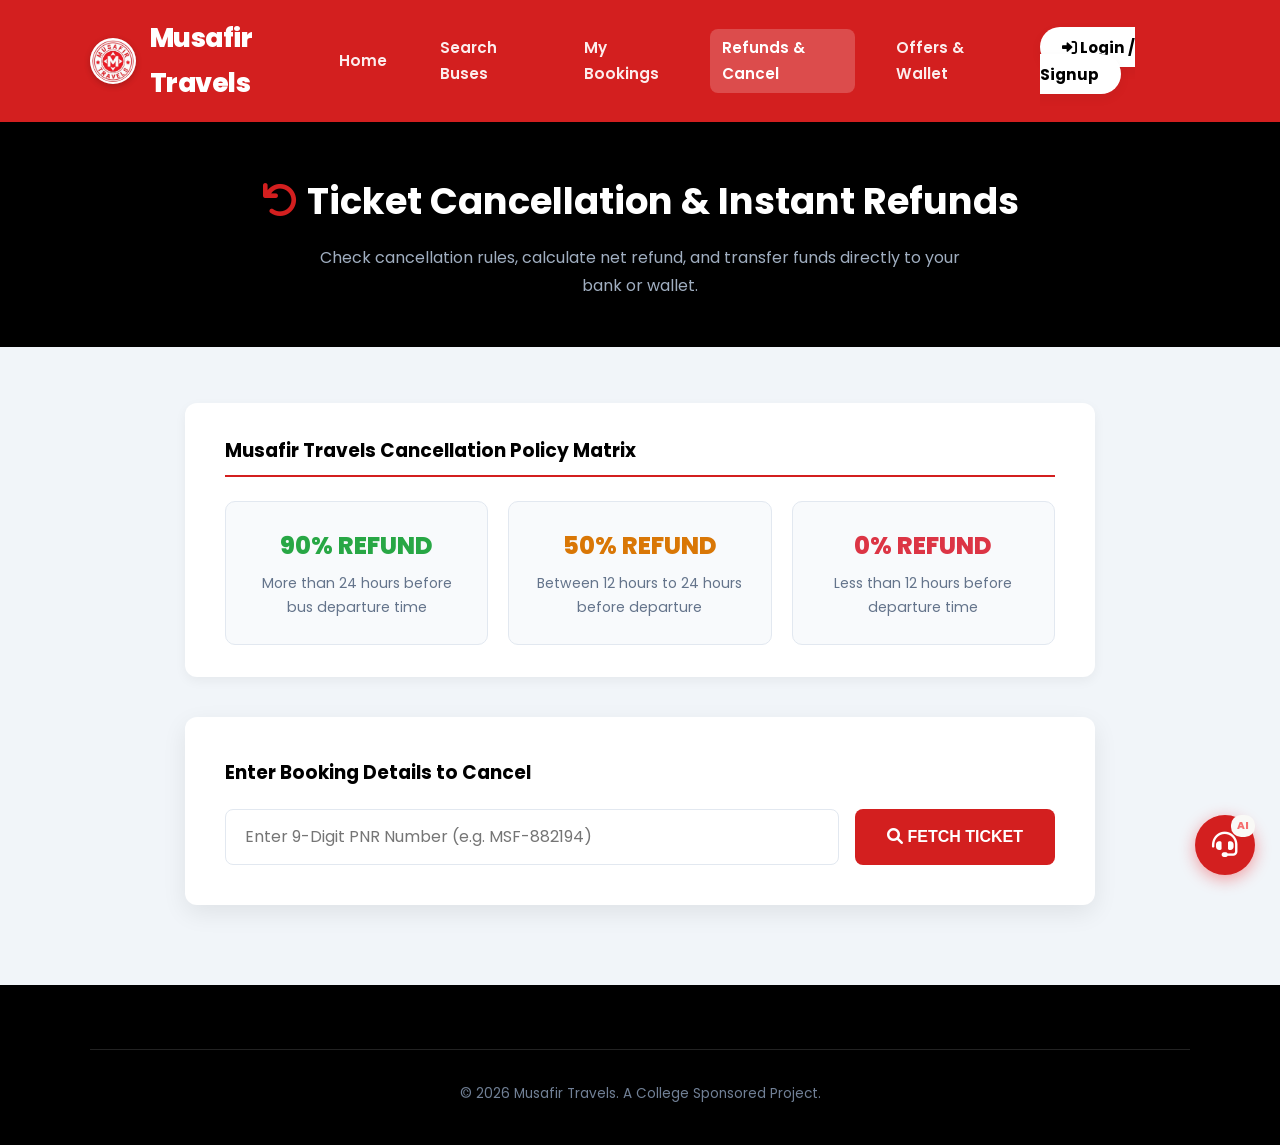
<file: refunds.html>
<!DOCTYPE html>
<html lang="en">
<head>
    <meta charset="UTF-8">
    <meta name="viewport" content="width=device-width, initial-scale=1.0">
    <title>Cancellation & Refunds - Musafir Travels</title>
    
    <link rel="preconnect" href="https://fonts.googleapis.com">
    <link rel="preconnect" href="https://fonts.gstatic.com" crossorigin>
    <link href="https://fonts.googleapis.com/css2?family=Poppins:wght@300;400;500;600;700;800&display=swap" rel="stylesheet">
    <link rel="stylesheet" href="https://cdnjs.cloudflare.com/ajax/libs/font-awesome/6.0.0/css/all.min.css">
    <link rel="stylesheet" href="styles.css">
</head>
<body>

    <!-- Navigation Bar -->
    <nav class="navbar">
        <div class="logo" onclick="window.location.href='index.html'" style="cursor:pointer;">
            <img src="logo.jpg" alt="Musafir Logo" class="nav-logo">
            Musafir Travels
        </div>
        <div class="nav-links">
            <a href="index.html">Home</a>
            <a href="search.html">Search Buses</a>
            <a href="bookings.html">My Bookings</a>
            <a href="refunds.html" class="active">Refunds & Cancel</a>
            <a href="offers.html">Offers & Wallet</a>
            <div id="nav-auth-links">
                <a href="login.html" class="btn-nav"><i class="fas fa-sign-in-alt"></i> Login / Signup</a>
            </div>
        </div>
    </nav>

    <!-- Header Section -->
    <div style="background: var(--pure-black); color: white; padding: 3rem 20px; text-align: center;">
        <h1 style="font-size: 2.3rem; margin-bottom: 0.75rem;"><i class="fas fa-undo" style="color:var(--primary-red);"></i> Ticket Cancellation & Instant Refunds</h1>
        <p style="color: #a0aec0; max-width: 650px; margin: 0 auto;">Check cancellation rules, calculate net refund, and transfer funds directly to your bank or wallet.</p>
    </div>

    <div style="max-width: 950px; margin: 3.5rem auto; padding: 0 20px;" id="refund-search-container">

        <!-- Policy Chart Banner -->
        <div style="background: white; padding: 2rem 2.5rem; border-radius: var(--radius-md); box-shadow: var(--shadow-sm); margin-bottom: 2.5rem;">
            <h3 style="margin-bottom: 1.5rem; border-bottom: 2px solid var(--primary-red); padding-bottom: 8px; color: var(--pure-black);">Musafir Travels Cancellation Policy Matrix</h3>
            
            <div style="display: grid; grid-template-columns: repeat(auto-fit, minmax(250px, 1fr)); gap: 20px; text-align: center;">
                <div style="background: #f8fafc; padding: 1.5rem; border-radius: 10px; border: 1px solid var(--border-color);">
                    <div style="font-size: 1.5rem; font-weight: 800; color: #28a745; margin-bottom: 6px;">90% REFUND</div>
                    <p style="font-size: 0.88rem; color: var(--text-muted);">More than 24 hours before bus departure time</p>
                </div>
                <div style="background: #f8fafc; padding: 1.5rem; border-radius: 10px; border: 1px solid var(--border-color);">
                    <div style="font-size: 1.5rem; font-weight: 800; color: #d97706; margin-bottom: 6px;">50% REFUND</div>
                    <p style="font-size: 0.88rem; color: var(--text-muted);">Between 12 hours to 24 hours before departure</p>
                </div>
                <div style="background: #f8fafc; padding: 1.5rem; border-radius: 10px; border: 1px solid var(--border-color);">
                    <div style="font-size: 1.5rem; font-weight: 800; color: #dc3545; margin-bottom: 6px;">0% REFUND</div>
                    <p style="font-size: 0.88rem; color: var(--text-muted);">Less than 12 hours before departure time</p>
                </div>
            </div>
        </div>

        <!-- PNR Lookup Form -->
        <div style="background: white; padding: 2.5rem; border-radius: var(--radius-md); box-shadow: var(--shadow-md); margin-bottom: 2.5rem;">
            <h3 style="margin-bottom: 1.25rem; color: var(--pure-black);">Enter Booking Details to Cancel</h3>
            <div style="display: flex; gap: 16px; flex-wrap: wrap;">
                <input type="text" id="pnr-search-input" placeholder="Enter 9-Digit PNR Number (e.g. MSF-882194)" style="flex:1; min-width:280px; padding: 0.9rem 1.2rem; border: 1px solid var(--border-color); border-radius: var(--radius-sm); font-size: 1rem; font-family: var(--font-main);">
                <button class="btn-primary" onclick="searchRefundPNR()"><i class="fas fa-search"></i> FETCH TICKET</button>
            </div>
        </div>

        <!-- Search Result & Calculator Container -->
        <div id="refund-search-result">
            <!-- Rendered dynamically by script.js -->
        </div>

    </div>

    <!-- Footer -->
    <footer class="footer">
        <div class="footer-bottom">
            <p>&copy; 2026 Musafir Travels. A College Sponsored Project.</p>
        </div>
    </footer>

    <script src="script.js"></script>
</body>
</html>
</file>
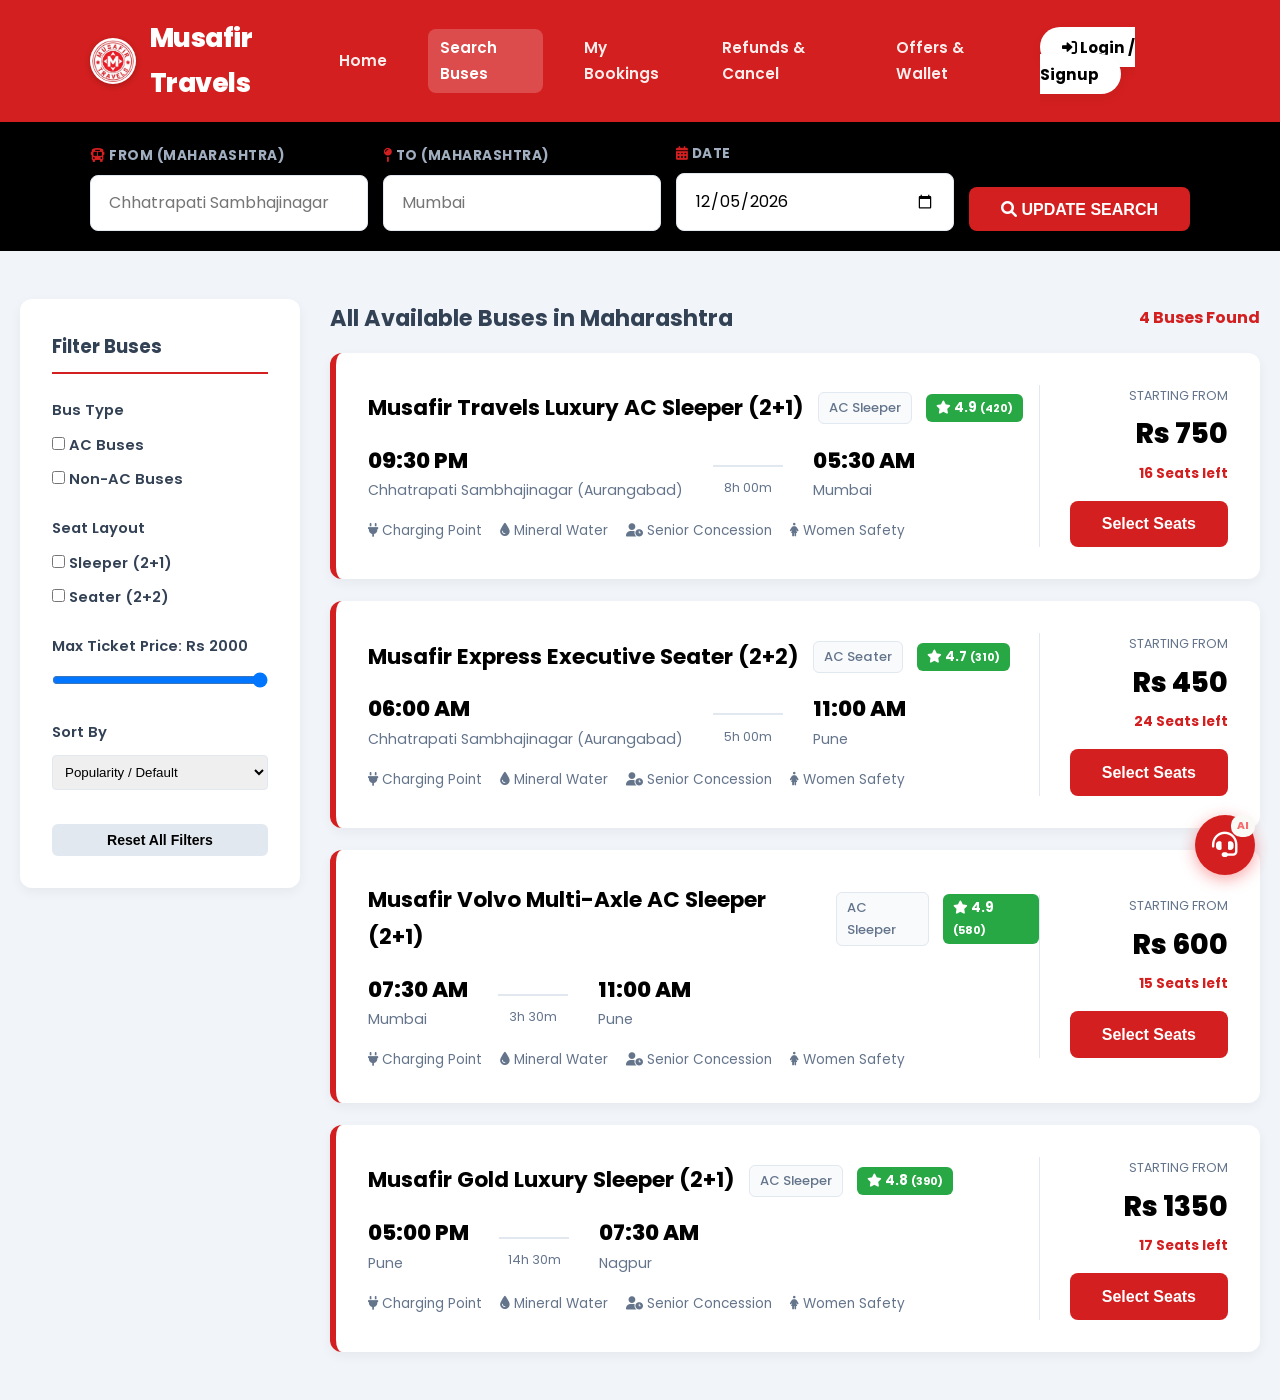
<file: search.html>
<!DOCTYPE html>
<html lang="en">
<head>
    <meta charset="UTF-8">
    <meta name="viewport" content="width=device-width, initial-scale=1.0">
    <title>Search Buses - Musafir Travels</title>
    
    <link rel="preconnect" href="https://fonts.googleapis.com">
    <link rel="preconnect" href="https://fonts.gstatic.com" crossorigin>
    <link href="https://fonts.googleapis.com/css2?family=Poppins:wght@300;400;500;600;700;800&display=swap" rel="stylesheet">
    <link rel="stylesheet" href="https://cdnjs.cloudflare.com/ajax/libs/font-awesome/6.0.0/css/all.min.css">
    <link rel="stylesheet" href="styles.css">
</head>
<body>

    <!-- Navigation Bar -->
    <nav class="navbar">
        <div class="logo" onclick="window.location.href='index.html'" style="cursor:pointer;">
            <img src="logo.jpg" alt="Musafir Logo" class="nav-logo">
            Musafir Travels
        </div>
        <div class="nav-links">
            <a href="index.html">Home</a>
            <a href="search.html" class="active">Search Buses</a>
            <a href="bookings.html">My Bookings</a>
            <a href="refunds.html">Refunds & Cancel</a>
            <a href="offers.html">Offers & Wallet</a>
            <div id="nav-auth-links">
                <a href="login.html" class="btn-nav"><i class="fas fa-sign-in-alt"></i> Login / Signup</a>
            </div>
        </div>
    </nav>

    <!-- Header Search Bar -->
    <div style="background: var(--pure-black); padding: 1.25rem 20px;">
        <div style="max-width: 1100px; margin: 0 auto; display: flex; gap: 15px; align-items: flex-end; flex-wrap: wrap;">
            <div class="input-group" style="min-width: 220px;">
                <label style="color: #a0aec0;"><i class="fas fa-bus" style="color:var(--primary-red);"></i> From (Maharashtra)</label>
                <input type="text" id="from" placeholder="Chhatrapati Sambhajinagar" style="background: white;">
            </div>
            <div class="input-group" style="min-width: 220px;">
                <label style="color: #a0aec0;"><i class="fas fa-map-pin" style="color:var(--primary-red);"></i> To (Maharashtra)</label>
                <input type="text" id="to" placeholder="Mumbai" style="background: white;">
            </div>
            <div class="input-group" style="min-width: 160px;">
                <label style="color: #a0aec0;"><i class="fas fa-calendar-alt" style="color:var(--primary-red);"></i> Date</label>
                <input type="date" id="date" style="background: white;">
            </div>
            <button class="btn-primary" onclick="searchBuses()" style="height: 44px;"><i class="fas fa-search"></i> UPDATE SEARCH</button>
        </div>
    </div>

    <!-- Main Layout: Filters + Results -->
    <div class="search-layout">
        
        <!-- Filters Sidebar -->
        <div class="filter-card">
            <h3>Filter Buses</h3>

            <div class="filter-group">
                <label>Bus Type</label>
                <label class="checkbox-label"><input type="checkbox" id="filter-ac" onchange="renderBusListings()"> AC Buses</label>
                <label class="checkbox-label"><input type="checkbox" id="filter-non-ac" onchange="renderBusListings()"> Non-AC Buses</label>
            </div>

            <div class="filter-group">
                <label>Seat Layout</label>
                <label class="checkbox-label"><input type="checkbox" id="filter-sleeper" onchange="renderBusListings()"> Sleeper (2+1)</label>
                <label class="checkbox-label"><input type="checkbox" id="filter-seater" onchange="renderBusListings()"> Seater (2+2)</label>
            </div>

            <div class="filter-group">
                <label>Max Ticket Price: <span id="price-val-lbl">Rs 2000</span></label>
                <input type="range" id="filter-price" min="300" max="2000" step="50" value="2000" style="width:100%;" oninput="document.getElementById('price-val-lbl').innerText = 'Rs ' + this.value; renderBusListings();">
            </div>

            <div class="filter-group">
                <label>Sort By</label>
                <select id="filter-sort" onchange="renderBusListings()" style="width:100%; padding: 8px; border-radius: 4px; border: 1px solid var(--border-color);">
                    <option value="default">Popularity / Default</option>
                    <option value="price-low">Price: Low to High</option>
                    <option value="price-high">Price: High to Low</option>
                    <option value="rating">Top Rated</option>
                </select>
            </div>

            <button class="btn-secondary-sm" style="width:100%; margin-top: 10px;" onclick="resetSearchFilters()">Reset All Filters</button>
        </div>

        <!-- Bus Cards Container -->
        <div>
            <div style="display: flex; justify-content: space-between; align-items: center; margin-bottom: 1rem;">
                <div>
                    <h2 id="route-title" style="font-size: 1.4rem;">Select Departure Bus</h2>
                    <p id="route-date" style="font-size: 0.9rem; color: var(--text-muted);"></p>
                </div>
                <span id="results-count" style="font-weight: 700; color: var(--primary-red);">0 Buses Found</span>
            </div>

            <div id="bus-list-container" class="bus-list">
                <!-- Bus cards rendered dynamically by script.js -->
            </div>
        </div>

    </div>

    <!-- 1. Seat Selection Modal -->
    <div id="seat-modal" class="modal-overlay" style="display: none;">
        <div class="modal-content" style="max-width: 900px;">
            <div class="modal-header">
                <div>
                    <h3 id="modal-bus-name">Musafir Luxury AC Sleeper</h3>
                    <small id="modal-bus-route">Aurangabad to Mumbai</small>
                </div>
                <button class="btn-close" onclick="closeSeatModal()">&times;</button>
            </div>
            <div class="modal-body">
                
                <div class="seat-modal-grid">
                    <div>
                        <div id="seat-layout-container">
                            <!-- Seat grid dynamically generated -->
                        </div>

                        <!-- Seat Color Legend -->
                        <div class="seat-legend">
                            <div class="legend-item"><div class="legend-box avail"></div> Standard</div>
                            <div class="legend-item"><div class="legend-box sel"></div> Selected</div>
                            <div class="legend-item"><div class="legend-box occ"></div> Booked</div>
                            <div class="legend-item"><div class="legend-box women"></div> <i class="fas fa-female"></i> Women Reserved</div>
                            <div class="legend-item"><div class="legend-box senior"></div> <i class="fas fa-user-clock"></i> Senior Citizen (10% Off)</div>
                        </div>
                    </div>

                    <!-- Booking Summary Sidebar -->
                    <div class="seat-summary-sidebar">
                        <div>
                            <h4 style="margin-bottom: 1rem; border-bottom: 1px solid var(--border-color); padding-bottom: 6px;">Journey Details</h4>
                            
                            <div class="input-group" style="margin-bottom: 12px;">
                                <label>Boarding Point</label>
                                <select id="boarding-select"></select>
                            </div>

                            <div class="input-group" style="margin-bottom: 12px;">
                                <label>Dropping Point</label>
                                <select id="dropping-select"></select>
                            </div>

                            <div class="coupon-box">
                                <input type="text" id="coupon-input" placeholder="Promo Code (e.g. MUSAFIR20)">
                                <button class="btn-secondary-sm" onclick="applyCouponCode()">Apply</button>
                            </div>

                            <hr style="margin: 10px 0;">

                            <div class="summary-row"><span>Selected Seats:</span> <strong id="selected-seats-list" class="text-red">None</strong></div>
                            <div class="summary-row"><span>Base Fare:</span> <span id="summary-base-fare">Rs 0</span></div>
                            <div class="summary-row"><span>GST & Insurance (5%):</span> <span id="summary-gst">Rs 0</span></div>
                            <div class="summary-row green" style="color: var(--gold-senior);"><span>Senior Concession (10%):</span> <span id="summary-senior-discount">-Rs 0</span></div>
                            <div class="summary-row green" style="color: var(--green-success);"><span>Coupon Discount:</span> <span id="summary-discount">-Rs 0</span></div>
                            <div class="summary-row total"><span>Total Payable:</span> <span id="summary-total">Rs 0</span></div>
                        </div>

                        <button class="btn-primary" style="width: 100%; margin-top: 15px;" onclick="proceedToPassengerDetails()">PROCEED TO BOOKING <i class="fas fa-arrow-right"></i></button>
                    </div>
                </div>

            </div>
        </div>
    </div>

    <!-- 2. Passenger Details Modal -->
    <div id="passenger-modal" class="modal-overlay" style="display: none;">
        <div class="modal-content" style="max-width: 620px;">
            <div class="modal-header">
                <h3>Passenger Information</h3>
                <button class="btn-close" onclick="closePassengerModal()">&times;</button>
            </div>
            <form onsubmit="submitPassengerForm(event)">
                <div class="modal-body">
                    <div id="passenger-inputs-container"></div>

                    <h4 style="margin: 1.5rem 0 0.75rem;">Contact Information</h4>
                    <div class="input-row">
                        <div class="input-group">
                            <label>Email Address *</label>
                            <input type="email" id="contact-email" placeholder="user@gmail.com" value="user@musafir.com" required>
                        </div>
                        <div class="input-group">
                            <label>Mobile Number *</label>
                            <input type="tel" id="contact-phone" placeholder="9876543210" value="9876543210" required>
                        </div>
                    </div>

                    <button type="submit" class="btn-primary" style="width: 100%; margin-top: 1.5rem;">PROCEED TO PAYMENT <i class="fas fa-credit-card"></i></button>
                </div>
            </form>
        </div>
    </div>

    <!-- 3. Payment Gateway Modal -->
    <div id="payment-modal" class="modal-overlay" style="display: none;">
        <div class="modal-content" style="max-width: 650px;">
            <div class="modal-header">
                <h3>Musafir Secure Payment Gateway</h3>
                <button class="btn-close" onclick="closePaymentModal()">&times;</button>
            </div>
            <div class="modal-body">
                
                <div style="background: var(--off-white); padding: 1rem; border-radius: var(--radius-sm); margin-bottom: 1.25rem; display: flex; justify-content: space-between; align-items: center;">
                    <div>
                        <div style="font-size: 0.85rem; color: var(--text-muted);">Total Amount</div>
                        <div id="pay-modal-amount" style="font-size: 1.6rem; font-weight: 800; color: var(--primary-red);">Rs 0</div>
                    </div>
                    <div style="text-align: right; font-size: 0.85rem;">
                        <div id="pay-modal-route">Aurangabad to Mumbai</div>
                        <div>Seats: <strong id="pay-modal-seats">L1, L2</strong></div>
                    </div>
                </div>

                <div class="payment-layout">
                    <div class="pay-tabs">
                        <button class="pay-tab-btn active" id="tab-btn-upi" onclick="selectPayTab('upi')"><i class="fas fa-qrcode"></i> UPI / QR</button>
                        <button class="pay-tab-btn" id="tab-btn-card" onclick="selectPayTab('card')"><i class="fas fa-credit-card"></i> Card</button>
                        <button class="pay-tab-btn" id="tab-btn-net" onclick="selectPayTab('net')"><i class="fas fa-university"></i> Net Banking</button>
                        <button class="pay-tab-btn" id="tab-btn-wallet" onclick="selectPayTab('wallet')"><i class="fas fa-wallet"></i> Wallet</button>
                    </div>

                    <div class="pay-tab-contents">
                        <!-- UPI -->
                        <div id="pay-content-upi" class="pay-tab-content">
                            <div class="upi-qr-box" style="text-align:center;">
                                <p style="font-size: 0.9rem;">Scan QR code using GPay, PhonePe, or Paytm</p>
                                <div class="mock-qr-code" style="width:140px; height:140px; background:#eee; margin:10px auto; display:flex; justify-content:center; align-items:center;">
                                    <i class="fas fa-qrcode" style="font-size:4rem; color:#555;"></i>
                                </div>
                                <div class="divider">OR Enter UPI VPA</div>
                                <input type="text" placeholder="9876543210@upi" style="width:100%; padding: 8px; border:1px solid #ccc; border-radius:4px; margin-bottom: 10px;">
                                <button class="btn-primary" style="width: 100%;" onclick="processPayment('UPI (GPay/Paytm)')">PAY NOW VIA UPI</button>
                            </div>
                        </div>

                        <!-- Card -->
                        <div id="pay-content-card" class="pay-tab-content" style="display: none;">
                            <div class="input-group" style="margin-bottom: 10px;">
                                <label>Card Number</label>
                                <input type="text" placeholder="4532 •••• •••• 8892">
                            </div>
                            <div class="input-row" style="margin-bottom: 10px;">
                                <div class="input-group">
                                    <label>Expiry (MM/YY)</label>
                                    <input type="text" placeholder="12/28">
                                </div>
                                <div class="input-group">
                                    <label>CVV</label>
                                    <input type="password" placeholder="•••" maxlength="3">
                                </div>
                            </div>
                            <button class="btn-primary" style="width: 100%;" onclick="processPayment('Credit/Debit Card')">PAY VIA CARD</button>
                        </div>

                        <!-- Net Banking -->
                        <div id="pay-content-net" class="pay-tab-content" style="display: none;">
                            <label style="font-weight: bold; margin-bottom: 8px; display: block;">Select Bank</label>
                            <select style="width: 100%; padding: 10px; margin-bottom: 15px; border-radius: 4px; border: 1px solid #ccc;">
                                <option>State Bank of India (SBI)</option>
                                <option>HDFC Bank</option>
                                <option>ICICI Bank</option>
                                <option>Axis Bank</option>
                            </select>
                            <button class="btn-primary" style="width: 100%;" onclick="processPayment('Net Banking')">PAY VIA NETBANKING</button>
                        </div>

                        <!-- Wallet -->
                        <div id="pay-content-wallet" class="pay-tab-content" style="display: none;">
                            <p style="margin-bottom: 10px;">Musafir Cash Wallet Balance: <strong>Rs 250</strong></p>
                            <button class="btn-primary" style="width: 100%;" onclick="processPayment('Musafir Cash Wallet')">PAY WITH WALLET</button>
                        </div>
                    </div>
                </div>

                <!-- Processing Spinner -->
                <div id="payment-processing-overlay" style="display: none; position: absolute; top:0; left:0; width:100%; height:100%; background: rgba(255,255,255,0.95); flex-direction: column; justify-content: center; align-items: center; border-radius: var(--radius-lg);">
                    <i class="fas fa-spinner fa-spin" style="font-size: 3rem; color: var(--primary-red);"></i>
                    <h3 style="margin-top: 15px; color: var(--primary-red);">Processing Payment...</h3>
                </div>

            </div>
        </div>
    </div>

    <!-- 4. E-Ticket / Receipt Modal -->
    <div id="ticket-modal" class="modal-overlay" style="display: none;">
        <div class="modal-content" style="max-width: 800px;">
            <div class="modal-header">
                <h3>Booking Confirmation & E-Ticket</h3>
                <button class="btn-close" onclick="closeTicketModal()">&times;</button>
            </div>
            <div class="modal-body">
                <div id="ticket-print-area"></div>
                <div style="display: flex; gap: 15px; justify-content: flex-end; margin-top: 1.5rem;">
                    <button class="btn-secondary-sm" style="padding: 10px 18px;" onclick="printTicketVoucher()"><i class="fas fa-print"></i> Print / Download PDF</button>
                    <button class="btn-primary" onclick="window.location.href='bookings.html'">GO TO MY BOOKINGS</button>
                </div>
            </div>
        </div>
    </div>

    <script src="script.js"></script>
</body>
</html>
</file>
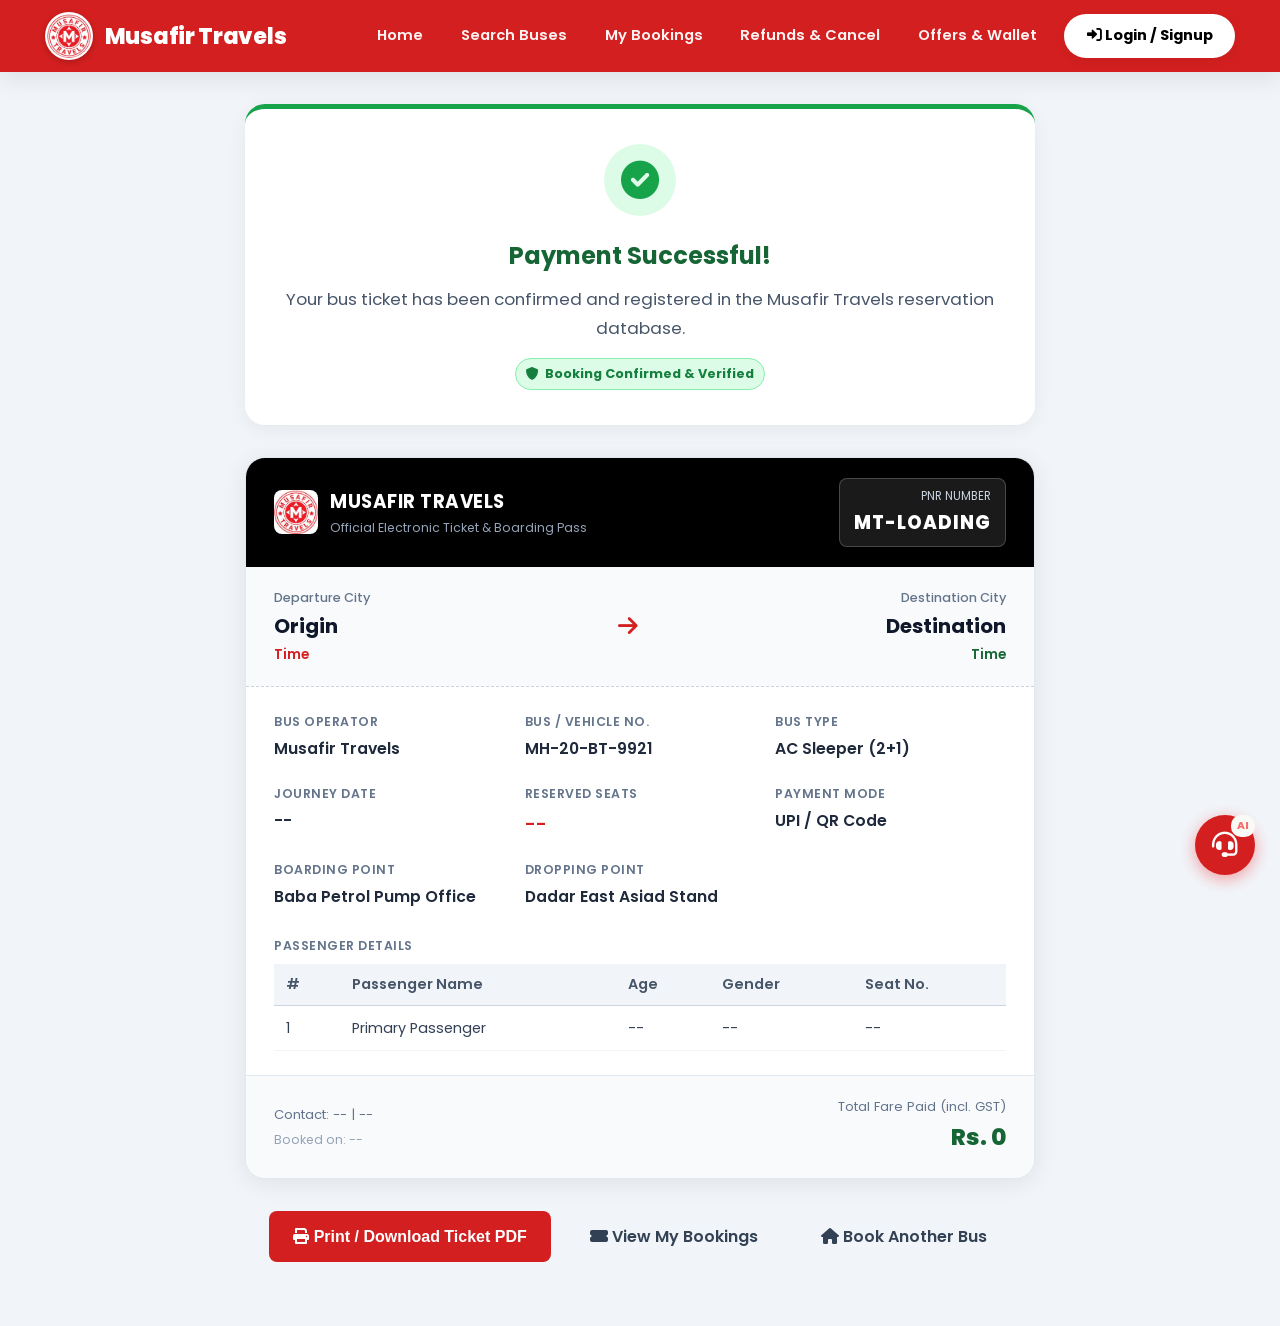
<file: frontend/pages/confirmation.html>
<!DOCTYPE html>
<html lang="en">

<head>
    <meta charset="UTF-8">
    <meta name="viewport" content="width=device-width, initial-scale=1.0">
    <title>Booking Confirmed - Musafir Travels</title>

    <link rel="preconnect" href="https://fonts.googleapis.com">
    <link rel="preconnect" href="https://fonts.gstatic.com" crossorigin>
    <link href="https://fonts.googleapis.com/css2?family=Poppins:wght@300;400;500;600;700;800&display=swap"
        rel="stylesheet">
    <link rel="stylesheet" href="https://cdnjs.cloudflare.com/ajax/libs/font-awesome/6.0.0/css/all.min.css">
    <link rel="stylesheet" href="../css/styles.css">

    <style>
        .confirmation-page {
            max-width: 820px;
            margin: 2rem auto 4rem auto;
            padding: 0 15px;
        }

        .success-banner {
            background: #ffffff;
            border-radius: var(--radius-lg);
            padding: 2.2rem 1.5rem;
            text-align: center;
            box-shadow: 0 4px 20px rgba(0, 0, 0, 0.06);
            margin-bottom: 2rem;
            border-top: 5px solid #16a34a;
        }

        .success-icon-wrap {
            width: 72px;
            height: 72px;
            background: #dcfce7;
            border-radius: 50%;
            display: flex;
            align-items: center;
            justify-content: center;
            margin: 0 auto 1.25rem auto;
            color: #16a34a;
            font-size: 2.4rem;
        }

        .e-ticket-card {
            background: #ffffff;
            border-radius: var(--radius-lg);
            border: 1px solid #e2e8f0;
            box-shadow: 0 4px 25px rgba(0, 0, 0, 0.08);
            overflow: hidden;
            margin-bottom: 2rem;
        }

        .ticket-header-band {
            background: var(--pure-black);
            color: #ffffff;
            padding: 1.25rem 1.75rem;
            display: flex;
            justify-content: space-between;
            align-items: center;
            flex-wrap: wrap;
            gap: 15px;
        }

        .ticket-brand {
            display: flex;
            align-items: center;
            gap: 12px;
        }

        .ticket-brand img {
            width: 44px;
            height: 44px;
            border-radius: 8px;
            object-fit: cover;
        }

        .ticket-pnr-tag {
            background: rgba(255, 255, 255, 0.1);
            border: 1px solid rgba(255, 255, 255, 0.2);
            padding: 8px 14px;
            border-radius: 8px;
            text-align: right;
        }

        .ticket-route-strip {
            background: #f8fafc;
            border-bottom: 1px dashed #cbd5e1;
            padding: 1.25rem 1.75rem;
            display: flex;
            justify-content: space-between;
            align-items: center;
            flex-wrap: wrap;
            gap: 15px;
        }

        .ticket-body-grid {
            padding: 1.5rem 1.75rem;
            display: grid;
            grid-template-columns: repeat(auto-fit, minmax(200px, 1fr));
            gap: 20px;
        }

        .ticket-meta-label {
            font-size: 0.78rem;
            text-transform: uppercase;
            letter-spacing: 0.5px;
            color: var(--text-muted);
            margin-bottom: 4px;
            font-weight: 600;
        }

        .ticket-meta-val {
            font-size: 0.98rem;
            font-weight: 600;
            color: #1e293b;
        }

        .ticket-passengers-section {
            padding: 0 1.75rem 1.5rem 1.75rem;
        }

        .passengers-table {
            width: 100%;
            border-collapse: collapse;
            font-size: 0.9rem;
            margin-top: 8px;
        }

        .passengers-table th {
            background: #f1f5f9;
            padding: 8px 12px;
            text-align: left;
            font-weight: 600;
            color: #475569;
            border-bottom: 1px solid #cbd5e1;
        }

        .passengers-table td {
            padding: 10px 12px;
            border-bottom: 1px solid #f1f5f9;
            color: #334155;
        }

        .ticket-footer-summary {
            background: #f8fafc;
            padding: 1.25rem 1.75rem;
            border-top: 1px solid #e2e8f0;
            display: flex;
            justify-content: space-between;
            align-items: center;
            flex-wrap: wrap;
            gap: 15px;
        }

        .status-badge-confirmed {
            background: #dcfce7;
            color: #15803d;
            border: 1px solid #86efac;
            padding: 4px 10px;
            border-radius: 20px;
            font-size: 0.8rem;
            font-weight: 700;
            display: inline-flex;
            align-items: center;
            gap: 6px;
        }

        .action-bar-btn {
            display: flex;
            gap: 15px;
            justify-content: center;
            flex-wrap: wrap;
            margin-top: 1.5rem;
        }

        @media print {
            .navbar, .action-bar-btn, .nav-links, footer, .not-printable {
                display: none !important;
            }
            .confirmation-page {
                margin: 0 !important;
                padding: 0 !important;
                max-width: 100% !important;
            }
            .e-ticket-card {
                box-shadow: none !important;
                border: 1px solid #333 !important;
            }
            body {
                background: #ffffff !important;
            }
        }
    </style>
</head>

<body>

    <!-- Navigation Bar -->
    <nav class="navbar not-printable">
        <div class="logo" onclick="window.location.href='index.html'" style="cursor:pointer;">
            <img src="../assets/Images/Musafir_logo.jpg" alt="Musafir Logo" class="nav-logo">
            Musafir Travels
        </div>

        <div class="nav-links">
            <a href="index.html">Home</a>
            <a href="search.html">Search Buses</a>
            <a href="bookings.html">My Bookings</a>
            <a href="refunds.html">Refunds & Cancel</a>
            <a href="offers.html">Offers & Wallet</a>
            <div id="nav-auth-links">
                <a href="bookings.html" class="btn-nav">
                    <i class="fas fa-ticket-alt"></i> My Tickets
                </a>
            </div>
        </div>
    </nav>

    <div class="confirmation-page">
        <!-- Success Banner -->
        <div class="success-banner">
            <div class="success-icon-wrap">
                <i class="fas fa-check-circle"></i>
            </div>
            <h2 style="color: #166534; margin-bottom: 0.5rem; font-weight: 700;">Payment Successful!</h2>
            <p style="color: #475569; font-size: 1.05rem; margin-bottom: 1rem;">
                Your bus ticket has been confirmed and registered in the Musafir Travels reservation database.
            </p>
            <div class="status-badge-confirmed">
                <i class="fas fa-shield-alt"></i> Booking Confirmed & Verified
            </div>
        </div>

        <!-- Official E-Ticket Card -->
        <div class="e-ticket-card" id="e-ticket-print-area">
            <div class="ticket-header-band">
                <div class="ticket-brand">
                    <img src="../assets/Images/Musafir_logo.jpg" alt="Musafir Travels">
                    <div>
                        <div style="font-weight: 700; font-size: 1.15rem; letter-spacing: 0.5px;">MUSAFIR TRAVELS</div>
                        <div style="font-size: 0.78rem; color: #94a3b8;">Official Electronic Ticket & Boarding Pass</div>
                    </div>
                </div>
                <div class="ticket-pnr-tag">
                    <div style="font-size: 0.72rem; color: #cbd5e1; text-transform: uppercase;">PNR Number</div>
                    <div id="ticket-pnr" style="font-size: 1.15rem; font-weight: 800; color: #ffffff; letter-spacing: 1px;">MT-LOADING</div>
                </div>
            </div>

            <div class="ticket-route-strip">
                <div>
                    <div style="font-size: 0.8rem; color: var(--text-muted); font-weight: 500;">Departure City</div>
                    <div id="ticket-from" style="font-size: 1.25rem; font-weight: 700; color: #0f172a;">Origin</div>
                    <div id="ticket-departure-time" style="font-size: 0.85rem; color: var(--primary-red); font-weight: 600;">Time</div>
                </div>
                <div style="text-align: center; color: var(--primary-red); font-size: 1.4rem;">
                    <i class="fas fa-arrow-right"></i>
                </div>
                <div style="text-align: right;">
                    <div style="font-size: 0.8rem; color: var(--text-muted); font-weight: 500;">Destination City</div>
                    <div id="ticket-to" style="font-size: 1.25rem; font-weight: 700; color: #0f172a;">Destination</div>
                    <div id="ticket-arrival-time" style="font-size: 0.85rem; color: #166534; font-weight: 600;">Time</div>
                </div>
            </div>

            <div class="ticket-body-grid">
                <div>
                    <div class="ticket-meta-label">Bus Operator</div>
                    <div class="ticket-meta-val" id="ticket-operator">Musafir Travels</div>
                </div>
                <div>
                    <div class="ticket-meta-label">Bus / Vehicle No.</div>
                    <div class="ticket-meta-val" id="ticket-bus-number">MH-20-BT-9921</div>
                </div>
                <div>
                    <div class="ticket-meta-label">Bus Type</div>
                    <div class="ticket-meta-val" id="ticket-bus-type">AC Sleeper (2+1)</div>
                </div>
                <div>
                    <div class="ticket-meta-label">Journey Date</div>
                    <div class="ticket-meta-val" id="ticket-journey-date">--</div>
                </div>
                <div>
                    <div class="ticket-meta-label">Reserved Seats</div>
                    <div class="ticket-meta-val" id="ticket-seats" style="color: var(--primary-red); font-size: 1.15rem;">--</div>
                </div>
                <div>
                    <div class="ticket-meta-label">Payment Mode</div>
                    <div class="ticket-meta-val" id="ticket-payment-method">UPI / QR Code</div>
                </div>
                <div>
                    <div class="ticket-meta-label">Boarding Point</div>
                    <div class="ticket-meta-val" id="ticket-boarding">Baba Petrol Pump Office</div>
                </div>
                <div>
                    <div class="ticket-meta-label">Dropping Point</div>
                    <div class="ticket-meta-val" id="ticket-dropping">Dadar East Asiad Stand</div>
                </div>
            </div>

            <div class="ticket-passengers-section">
                <div class="ticket-meta-label" style="margin-bottom: 6px;">Passenger Details</div>
                <table class="passengers-table">
                    <thead>
                        <tr>
                            <th>#</th>
                            <th>Passenger Name</th>
                            <th>Age</th>
                            <th>Gender</th>
                            <th>Seat No.</th>
                        </tr>
                    </thead>
                    <tbody id="ticket-passengers-body">
                        <tr>
                            <td>1</td>
                            <td>Primary Passenger</td>
                            <td>--</td>
                            <td>--</td>
                            <td>--</td>
                        </tr>
                    </tbody>
                </table>
            </div>

            <div class="ticket-footer-summary">
                <div>
                    <div style="font-size: 0.82rem; color: #64748b;">Contact: <span id="ticket-contact-phone">--</span> | <span id="ticket-contact-email">--</span></div>
                    <div style="font-size: 0.78rem; color: #94a3b8; margin-top: 3px;">Booked on: <span id="ticket-booked-date">--</span></div>
                </div>
                <div style="text-align: right;">
                    <div style="font-size: 0.82rem; color: #64748b;">Total Fare Paid (incl. GST)</div>
                    <div id="ticket-total-fare" style="font-size: 1.45rem; font-weight: 800; color: #166534;">Rs. 0</div>
                </div>
            </div>
        </div>

        <!-- Action Buttons -->
        <div class="action-bar-btn not-printable">
            <button type="button" class="btn-primary" onclick="window.print()" style="padding: 12px 24px; font-weight: 600;">
                <i class="fas fa-print"></i> Print / Download Ticket PDF
            </button>
            <a href="bookings.html" class="btn-secondary" style="padding: 12px 24px; font-weight: 600;">
                <i class="fas fa-ticket-alt"></i> View My Bookings
            </a>
            <a href="index.html" class="btn-secondary" style="padding: 12px 24px; font-weight: 600;">
                <i class="fas fa-home"></i> Book Another Bus
            </a>
        </div>
    </div>

    <!-- Script to populate ticket -->
    <script src="../js/script.js"></script>
    <script>
        document.addEventListener("DOMContentLoaded", async function () {
            const urlParams = new URLSearchParams(window.location.search);
            const pnrParam = urlParams.get("pnr");

            let booking = null;

            // 1. Try fetching from SQLite API
            if (pnrParam) {
                try {
                    const apiBase = (window.location.origin && window.location.origin.startsWith("http")) ? window.location.origin : "http://localhost:5000";
                    const res = await fetch(`${apiBase}/api/bookings`);
                    if (res && res.ok) {
                        const allBookings = await res.json();
                        booking = allBookings.find(b => b.pnr === pnrParam);
                    }
                } catch (e) {
                    console.log("Could not fetch remote bookings", e);
                }
            }

            // 2. Try IndexedDB / localStorage fallback
            if (!booking) {
                const stored = localStorage.getItem("musafir_last_booking");
                if (stored) {
                    try {
                        const parsed = JSON.parse(stored);
                        if (!pnrParam || parsed.pnr === pnrParam) {
                            booking = parsed;
                        }
                    } catch (e) {}
                }
            }

            if (!booking && pnrParam) {
                booking = {
                    pnr: pnrParam,
                    operator: "Musafir Travels Luxury AC Sleeper",
                    busNumber: "MH-20-BT-9921",
                    busType: "AC Sleeper",
                    from: "Chhatrapati Sambhajinagar (Aurangabad)",
                    to: "Mumbai",
                    departureTime: "09:30 PM",
                    arrivalTime: "05:30 AM",
                    journeyDate: new Date().toISOString().slice(0, 10),
                    seats: ["L1"],
                    passengers: [{ name: "Passenger 1", age: 28, gender: "Male", seat: "L1" }],
                    totalFare: 893,
                    paymentMethod: "UPI Dynamic QR",
                    boardingPoint: "Baba Petrol Pump Musafir Office",
                    droppingPoint: "Dadar East Asiad Stand",
                    contactPhone: "9876543210",
                    contactEmail: "passenger@musafir.com",
                    bookingDate: new Date().toISOString().slice(0, 10)
                };
            }

            if (booking) {
                document.getElementById("ticket-pnr").innerText = booking.pnr;
                document.getElementById("ticket-from").innerText = booking.from;
                document.getElementById("ticket-to").innerText = booking.to;
                document.getElementById("ticket-departure-time").innerText = "Dep: " + (booking.departureTime || "--");
                document.getElementById("ticket-arrival-time").innerText = "Arr: " + (booking.arrivalTime || "--");
                document.getElementById("ticket-operator").innerText = booking.operator || "Musafir Travels";
                document.getElementById("ticket-bus-number").innerText = booking.busNumber || "MH-20-BT-9921";
                document.getElementById("ticket-bus-type").innerText = booking.busType || "AC Sleeper";
                document.getElementById("ticket-journey-date").innerText = booking.journeyDate || "--";
                document.getElementById("ticket-seats").innerText = Array.isArray(booking.seats) ? booking.seats.join(", ") : (booking.seats || "--");
                document.getElementById("ticket-payment-method").innerText = booking.paymentMethod || "UPI / QR Code";
                document.getElementById("ticket-boarding").innerText = booking.boardingPoint || "Main Terminal";
                document.getElementById("ticket-dropping").innerText = booking.droppingPoint || "City Drop-off";
                document.getElementById("ticket-total-fare").innerText = "Rs. " + (booking.totalFare || 0);
                document.getElementById("ticket-contact-phone").innerText = booking.contactPhone || "9876543210";
                document.getElementById("ticket-contact-email").innerText = booking.contactEmail || "guest@musafir.com";
                document.getElementById("ticket-booked-date").innerText = booking.bookingDate || new Date().toISOString().slice(0, 10);

                // Passengers table
                const pBody = document.getElementById("ticket-passengers-body");
                if (pBody && Array.isArray(booking.passengers) && booking.passengers.length > 0) {
                    pBody.innerHTML = "";
                    booking.passengers.forEach((p, idx) => {
                        const tr = document.createElement("tr");
                        tr.innerHTML = `
                            <td>${idx + 1}</td>
                            <td><strong>${p.name || "Passenger " + (idx + 1)}</strong></td>
                            <td>${p.age || "--"}</td>
                            <td>${p.gender || "--"}</td>
                            <td><strong style="color:var(--primary-red);">${p.seat || (booking.seats[idx] || "--")}</strong></td>
                        `;
                        pBody.appendChild(tr);
                    });
                }
            }
        });
    </script>
</body>

</html>
</file>
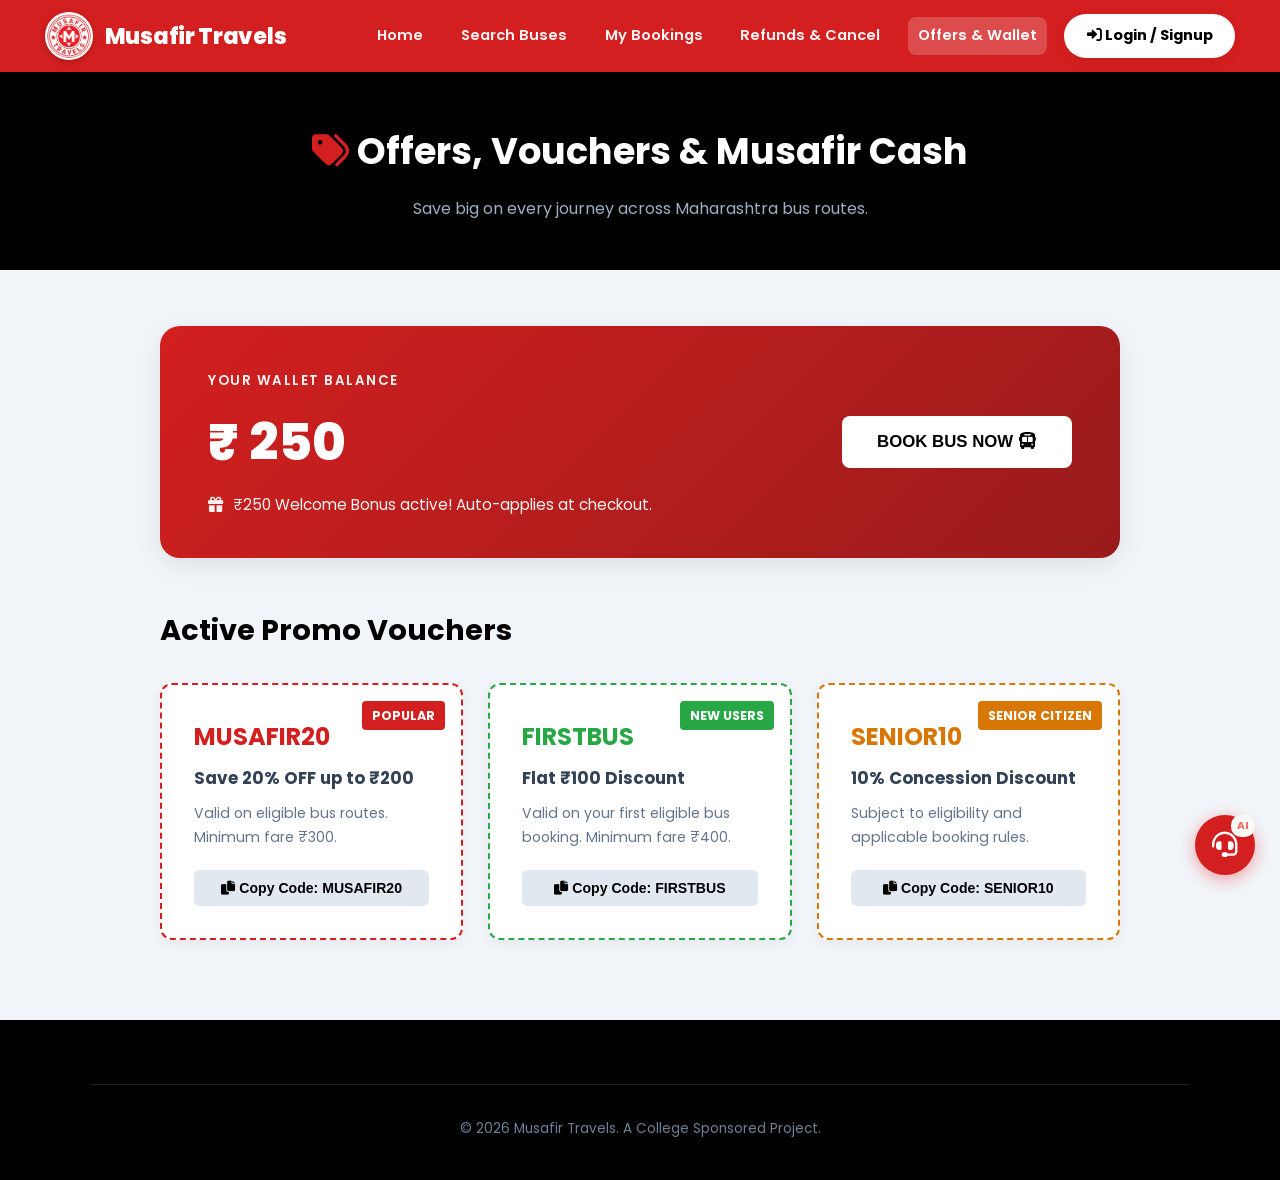
<file: frontend/pages/offers.html>
<!DOCTYPE html>
<html lang="en">
<head>
    <meta charset="UTF-8">
    <meta name="viewport" content="width=device-width, initial-scale=1.0">
    <title>Offers & Musafir Wallet - Musafir Travels</title>

    <link rel="preconnect" href="https://fonts.googleapis.com">
    <link rel="preconnect" href="https://fonts.gstatic.com" crossorigin>
    <link href="https://fonts.googleapis.com/css2?family=Poppins:wght@300;400;500;600;700;800&display=swap" rel="stylesheet">
    <link rel="stylesheet" href="https://cdnjs.cloudflare.com/ajax/libs/font-awesome/6.0.0/css/all.min.css">
    <link rel="stylesheet" href="../css/styles.css">
</head>
<body>

    <!-- Navigation Bar -->
    <nav class="navbar">
        <div class="logo" onclick="window.location.href='index.html'" style="cursor:pointer;">
            <img src="../assets/Images/Musafir_logo.jpg" alt="Musafir Logo" class="nav-logo">
            Musafir Travels
        </div>

        <div class="nav-links">
            <a href="index.html">Home</a>
            <a href="search.html">Search Buses</a>
            <a href="bookings.html">My Bookings</a>
            <a href="refunds.html">Refunds & Cancel</a>
            <a href="offers.html" class="active">Offers & Wallet</a>

            <div id="nav-auth-links">
                <a href="login.html" class="btn-nav">
                    <i class="fas fa-sign-in-alt"></i> Login / Signup
                </a>
            </div>
        </div>
    </nav>

    <!-- Header Section -->
    <div style="background: var(--pure-black); color: white; padding: 3rem 20px; text-align: center;">
        <h1 style="font-size: 2.3rem; margin-bottom: 0.75rem;">
            <i class="fas fa-tags" style="color:var(--primary-red);"></i>
            Offers, Vouchers & Musafir Cash
        </h1>
        <p style="color: #a0aec0; max-width: 600px; margin: 0 auto;">
            Save big on every journey across Maharashtra bus routes.
        </p>
    </div>

    <main style="max-width: 1000px; margin: 3.5rem auto; padding: 0 20px;">

        <!-- Musafir Cash Wallet Card -->
        <section style="background: linear-gradient(135deg, var(--primary-red), #991b1b); color: white; padding: 2.5rem 3rem; border-radius: var(--radius-lg); box-shadow: var(--shadow-md); margin-bottom: 3rem; display: flex; justify-content: space-between; align-items: center; flex-wrap: wrap; gap: 24px;">
            <div>
                <small style="text-transform: uppercase; letter-spacing: 1.5px; opacity: 0.95; font-weight: 600;">
                    YOUR WALLET BALANCE
                </small>

                <div style="font-size: 3.2rem; font-weight: 800; margin: 6px 0;">
                    ₹ <span class="wallet-badge-val">250</span>
                </div>

                <p style="font-size: 0.95rem; opacity: 0.95;">
                    <i class="fas fa-gift" style="margin-right: 6px;"></i>
                    ₹250 Welcome Bonus active! Auto-applies at checkout.
                </p>
            </div>

            <button class="btn-primary"
                    style="background: white; color: var(--pure-black); padding: 1rem 2.2rem; font-size: 1.05rem;"
                    onclick="window.location.href='search.html'">
                BOOK BUS NOW <i class="fas fa-bus"></i>
            </button>
        </section>

        <h2 style="margin-bottom: 1.75rem; color: var(--pure-black); font-size: 1.8rem;">
            Active Promo Vouchers
        </h2>

        <!-- Promo Cards Grid -->
        <div style="display: grid; grid-template-columns: repeat(auto-fit, minmax(290px, 1fr)); gap: 25px; margin-bottom: 3.5rem;">

            <!-- MUSAFIR20 -->
            <section style="background: white; border: 2px dashed var(--primary-red); padding: 2rem; border-radius: var(--radius-md); box-shadow: var(--shadow-sm); position: relative;">
                <span style="background: var(--primary-red); color: white; padding: 4px 10px; border-radius: 4px; font-size: 0.78rem; font-weight: bold; position: absolute; top: 16px; right: 16px;">
                    POPULAR
                </span>

                <h3 style="color: var(--primary-red); margin-bottom: 6px; font-size: 1.5rem;">MUSAFIR20</h3>
                <p style="font-weight: 700; margin-bottom: 10px; font-size: 1.05rem;">Save 20% OFF up to ₹200</p>
                <p style="font-size: 0.88rem; color: var(--text-muted); margin-bottom: 1.25rem;">
                    Valid on eligible bus routes. Minimum fare ₹300.
                </p>

                <button type="button" class="btn-secondary-sm" style="width: 100%; padding: 10px;"
                        onclick="copyOfferCode('MUSAFIR20')">
                    <i class="fas fa-copy"></i> Copy Code: MUSAFIR20
                </button>
            </section>

            <!-- FIRSTBUS -->
            <section style="background: white; border: 2px dashed #28a745; padding: 2rem; border-radius: var(--radius-md); box-shadow: var(--shadow-sm); position: relative;">
                <span style="background: #28a745; color: white; padding: 4px 10px; border-radius: 4px; font-size: 0.78rem; font-weight: bold; position: absolute; top: 16px; right: 16px;">
                    NEW USERS
                </span>

                <h3 style="color: #28a745; margin-bottom: 6px; font-size: 1.5rem;">FIRSTBUS</h3>
                <p style="font-weight: 700; margin-bottom: 10px; font-size: 1.05rem;">Flat ₹100 Discount</p>
                <p style="font-size: 0.88rem; color: var(--text-muted); margin-bottom: 1.25rem;">
                    Valid on your first eligible bus booking. Minimum fare ₹400.
                </p>

                <button type="button" class="btn-secondary-sm" style="width: 100%; padding: 10px;"
                        onclick="copyOfferCode('FIRSTBUS')">
                    <i class="fas fa-copy"></i> Copy Code: FIRSTBUS
                </button>
            </section>

            <!-- SENIOR10 -->
            <section style="background: white; border: 2px dashed var(--gold-senior); padding: 2rem; border-radius: var(--radius-md); box-shadow: var(--shadow-sm); position: relative;">
                <span style="background: var(--gold-senior); color: white; padding: 4px 10px; border-radius: 4px; font-size: 0.78rem; font-weight: bold; position: absolute; top: 16px; right: 16px;">
                    SENIOR CITIZEN
                </span>

                <h3 style="color: var(--gold-senior); margin-bottom: 6px; font-size: 1.5rem;">SENIOR10</h3>
                <p style="font-weight: 700; margin-bottom: 10px; font-size: 1.05rem;">10% Concession Discount</p>
                <p style="font-size: 0.88rem; color: var(--text-muted); margin-bottom: 1.25rem;">
                    Subject to eligibility and applicable booking rules.
                </p>

                <button type="button" class="btn-secondary-sm" style="width: 100%; padding: 10px;"
                        onclick="copyOfferCode('SENIOR10')">
                    <i class="fas fa-copy"></i> Copy Code: SENIOR10
                </button>
            </section>

        </div>
    </main>

    <!-- Footer -->
    <footer class="footer">
        <div class="footer-bottom">
            <p>&copy; 2026 Musafir Travels. A College Sponsored Project.</p>
        </div>
    </footer>

    <script>
        function copyOfferCode(code) {
            if (navigator.clipboard && window.isSecureContext) {
                navigator.clipboard.writeText(code)
                    .then(() => alert('Code ' + code + ' copied!'))
                    .catch(() => showOfferCode(code));
            } else {
                showOfferCode(code);
            }
        }

        function showOfferCode(code) {
            window.prompt('Copy this offer code:', code);
        }
    </script>

    <script src="../js/script.js"></script>
</body>
</html>
</file>
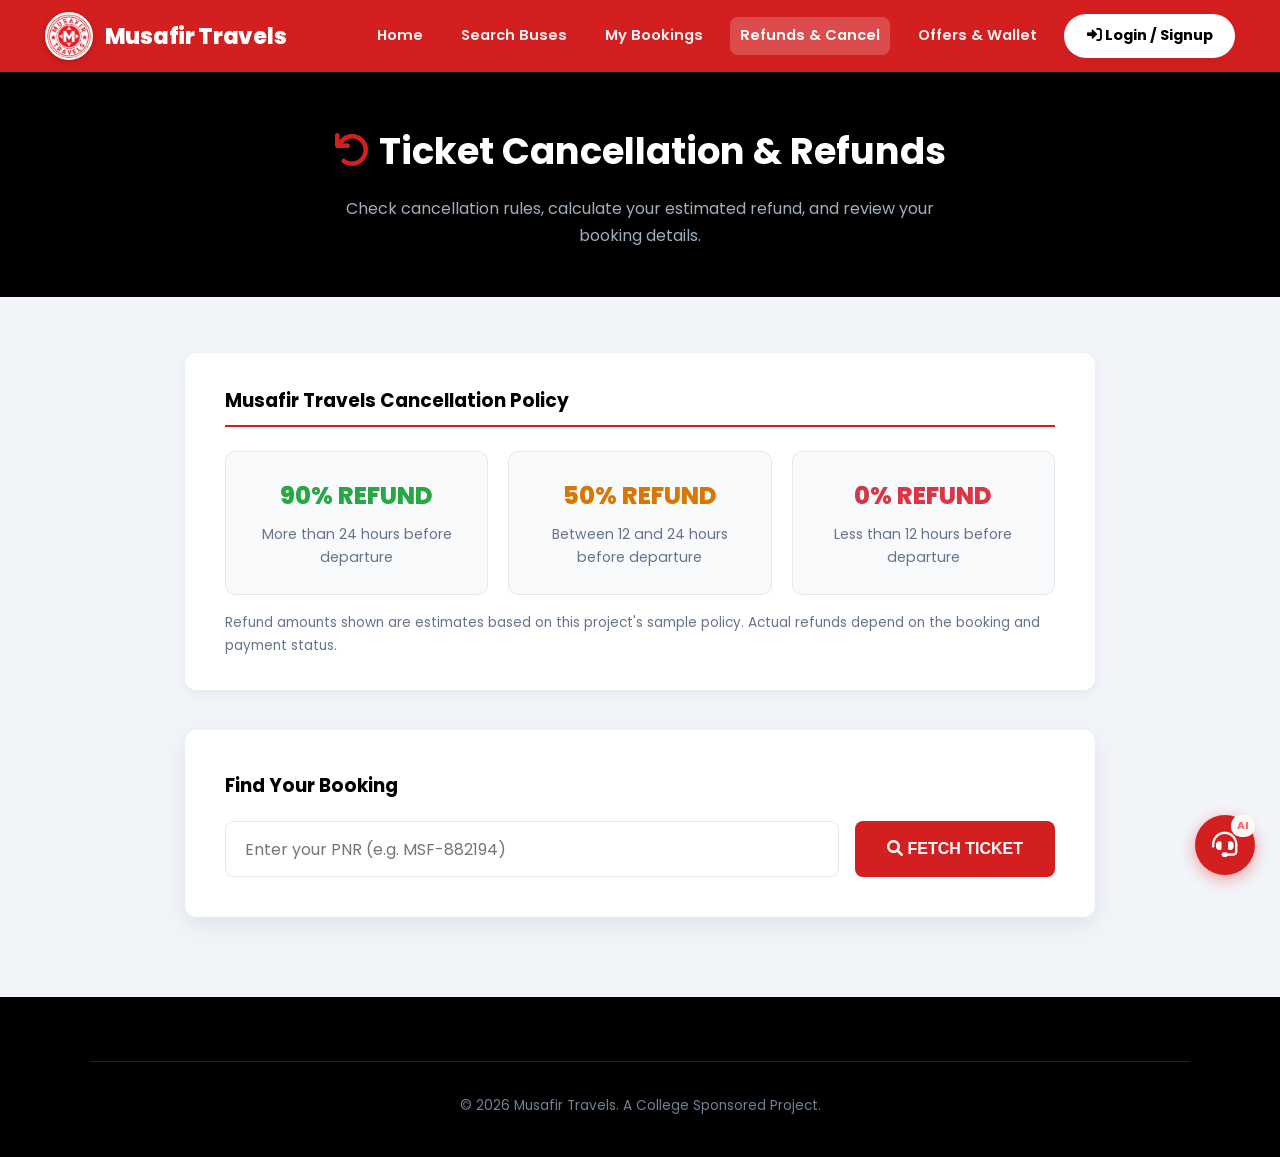
<file: frontend/pages/refunds.html>
<!DOCTYPE html>
<html lang="en">
<head>
    <meta charset="UTF-8">
    <meta name="viewport" content="width=device-width, initial-scale=1.0">
    <title>Cancellation & Refunds - Musafir Travels</title>

    <link rel="preconnect" href="https://fonts.googleapis.com">
    <link rel="preconnect" href="https://fonts.gstatic.com" crossorigin>
    <link href="https://fonts.googleapis.com/css2?family=Poppins:wght@300;400;500;600;700;800&display=swap" rel="stylesheet">
    <link rel="stylesheet" href="https://cdnjs.cloudflare.com/ajax/libs/font-awesome/6.0.0/css/all.min.css">
    <link rel="stylesheet" href="../css/styles.css">
</head>
<body>

    <!-- Navigation Bar -->
    <nav class="navbar">
        <div class="logo" onclick="window.location.href='index.html'" style="cursor:pointer;">
            <img src="../assets/Images/Musafir_logo.jpg" alt="Musafir Logo" class="nav-logo">
            Musafir Travels
        </div>

        <div class="nav-links">
            <a href="index.html">Home</a>
            <a href="search.html">Search Buses</a>
            <a href="bookings.html">My Bookings</a>
            <a href="refunds.html" class="active">Refunds & Cancel</a>
            <a href="offers.html">Offers & Wallet</a>

            <div id="nav-auth-links">
                <a href="login.html" class="btn-nav">
                    <i class="fas fa-sign-in-alt"></i> Login / Signup
                </a>
            </div>
        </div>
    </nav>

    <!-- Header Section -->
    <header style="background: var(--pure-black); color: white; padding: 3rem 20px; text-align: center;">
        <h1 style="font-size: 2.3rem; margin-bottom: 0.75rem;">
            <i class="fas fa-undo" style="color:var(--primary-red);"></i>
            Ticket Cancellation & Refunds
        </h1>
        <p style="color: #a0aec0; max-width: 650px; margin: 0 auto;">
            Check cancellation rules, calculate your estimated refund, and review your booking details.
        </p>
    </header>

    <main style="max-width: 950px; margin: 3.5rem auto; padding: 0 20px;"
          id="refund-search-container">

        <!-- Cancellation Policy -->
        <section style="background: white; padding: 2rem 2.5rem; border-radius: var(--radius-md); box-shadow: var(--shadow-sm); margin-bottom: 2.5rem;">
            <h3 style="margin-bottom: 1.5rem; border-bottom: 2px solid var(--primary-red); padding-bottom: 8px; color: var(--pure-black);">
                Musafir Travels Cancellation Policy
            </h3>

            <div style="display: grid; grid-template-columns: repeat(auto-fit, minmax(250px, 1fr)); gap: 20px; text-align: center;">

                <div style="background: #f8fafc; padding: 1.5rem; border-radius: 10px; border: 1px solid var(--border-color);">
                    <div style="font-size: 1.5rem; font-weight: 800; color: #28a745; margin-bottom: 6px;">
                        90% REFUND
                    </div>
                    <p style="font-size: 0.88rem; color: var(--text-muted);">
                        More than 24 hours before departure
                    </p>
                </div>

                <div style="background: #f8fafc; padding: 1.5rem; border-radius: 10px; border: 1px solid var(--border-color);">
                    <div style="font-size: 1.5rem; font-weight: 800; color: #d97706; margin-bottom: 6px;">
                        50% REFUND
                    </div>
                    <p style="font-size: 0.88rem; color: var(--text-muted);">
                        Between 12 and 24 hours before departure
                    </p>
                </div>

                <div style="background: #f8fafc; padding: 1.5rem; border-radius: 10px; border: 1px solid var(--border-color);">
                    <div style="font-size: 1.5rem; font-weight: 800; color: #dc3545; margin-bottom: 6px;">
                        0% REFUND
                    </div>
                    <p style="font-size: 0.88rem; color: var(--text-muted);">
                        Less than 12 hours before departure
                    </p>
                </div>

            </div>

            <p style="font-size: 0.85rem; color: var(--text-muted); margin-top: 1rem;">
                Refund amounts shown are estimates based on this project's sample policy.
                Actual refunds depend on the booking and payment status.
            </p>
        </section>

        <!-- PNR Lookup Form -->
        <section style="background: white; padding: 2.5rem; border-radius: var(--radius-md); box-shadow: var(--shadow-md); margin-bottom: 2.5rem;">
            <h3 style="margin-bottom: 1.25rem; color: var(--pure-black);">
                Find Your Booking
            </h3>

            <form onsubmit="event.preventDefault(); searchRefundPNR();"
                  style="display: flex; gap: 16px; flex-wrap: wrap;">

                <input
                    type="text"
                    id="pnr-search-input"
                    placeholder="Enter your PNR (e.g. MSF-882194)"
                    aria-label="Booking PNR number"
                    autocomplete="off"
                    required
                    style="flex:1; min-width:280px; padding: 0.9rem 1.2rem; border: 1px solid var(--border-color); border-radius: var(--radius-sm); font-size: 1rem; font-family: var(--font-main);">

                <button type="submit" class="btn-primary">
                    <i class="fas fa-search"></i> FETCH TICKET
                </button>
            </form>
        </section>

        <!-- Dynamic Search Results -->
        <div id="refund-search-result" aria-live="polite">
            <!-- Booking and refund details should be rendered by script.js -->
        </div>

    </main>

    <!-- Footer -->
    <footer class="footer">
        <div class="footer-bottom">
            <p>&copy; 2026 Musafir Travels. A College Sponsored Project.</p>
        </div>
    </footer>

    <script src="../js/script.js"></script>
</body>
</html>
</file>
<file: styles.css>
/* 
  ================================================================
  Musafir Travels - Complete Figma Spacing & Design System
  Theme: RedBus Brand Palette (#f11a1f, #000000, #ffffff, #f8fafc)
  Features: Generous White-space, Spacious Card Padding, Zero Emojis,
  FontAwesome Vector Icons, Glassmorphism Modals, Clean Layouts.
  ================================================================
*/

:root {
  /* Color Palette */
  --primary-red: #d31f1f;
  --primary-dark: #a91316;
  --pure-black: #000000;
  --charcoal: #1e293b;
  --pure-white: #ffffff;
  --off-white: #f8fafc;
  --border-color: #e2e8f0;
  --text-main: #334155;
  --text-muted: #64748b;
  --green-success: #28a745;
  --blue-info: #007bff;
  --pink-women: #e83e8c;
  --gold-senior: #d97706;

  /* Figma Spacing & Shadow System */
  --shadow-sm: 0 4px 12px rgba(0, 0, 0, 0.05);
  --shadow-md: 0 8px 24px rgba(0, 0, 0, 0.08);
  --shadow-lg: 0 16px 40px rgba(0, 0, 0, 0.12);
  --radius-sm: 8px;
  --radius-md: 12px;
  --radius-lg: 20px;

  /* Typography */
  --font-main: 'Poppins', system-ui, -apple-system, sans-serif;
}

* {
  margin: 0;
  padding: 0;
  box-sizing: border-box;
}

body {
  font-family: var(--font-main);
  background-color: #f1f5f9;
  color: var(--text-main);
  line-height: 1.7;
}

a {
  text-decoration: none;
  color: inherit;
  transition: all 0.25s ease;
}

/* ================= Navbar ================= */
.navbar {
  background-color: var(--primary-red);
  color: var(--pure-white);
  padding: 1rem 7%;
  display: flex;
  justify-content: space-between;
  align-items: center;
  position: sticky;
  top: 0;
  z-index: 1000;
  box-shadow: var(--shadow-md);
}

.logo {
  font-size: 1.65rem;
  font-weight: 800;
  display: flex;
  align-items: center;
  gap: 14px;
  letter-spacing: -0.5px;
}

.nav-logo {
  height: 46px;
  width: 46px;
  border-radius: 50%;
  background-color: white;
  padding: 2px;
  box-shadow: 0 2px 6px rgba(0,0,0,0.2);
}

.nav-links {
  display: flex;
  gap: 1.8rem;
  align-items: center;
}

.nav-links a {
  font-weight: 600;
  font-size: 0.95rem;
  color: rgba(255, 255, 255, 0.92);
  padding: 6px 12px;
  border-radius: var(--radius-sm);
}

.nav-links a:hover, .nav-links a.active {
  color: var(--pure-white);
  background: rgba(255, 255, 255, 0.2);
}

.btn-nav {
  background-color: var(--pure-white) !important;
  color: var(--pure-black) !important;
  padding: 0.6rem 1.4rem !important;
  border-radius: 24px !important;
  font-weight: 700 !important;
  box-shadow: var(--shadow-sm);
}

.btn-nav:hover {
  background-color: var(--pure-black) !important;
  color: var(--pure-white) !important;
}

.wallet-pill {
  background: rgba(0, 0, 0, 0.22);
  padding: 8px 16px;
  border-radius: 24px;
  font-size: 0.88rem;
  color: white;
  cursor: pointer;
}

.btn-sm-outline {
  background: transparent;
  border: 1px solid white;
  color: white;
  padding: 6px 14px;
  border-radius: 6px;
  cursor: pointer;
  font-size: 0.85rem;
}

/* ================= Footer ================= */
.footer {
  background-color: var(--pure-black);
  color: var(--pure-white);
  padding: 4rem 7% 2.5rem;
  margin-top: 5rem;
}

.footer-grid {
  display: grid;
  grid-template-columns: repeat(auto-fit, minmax(240px, 1fr));
  gap: 3rem;
  max-width: 1200px;
  margin: 0 auto 3rem;
}

.footer-col h4 {
  color: var(--primary-red);
  margin-bottom: 1.25rem;
  font-size: 1.15rem;
  letter-spacing: 0.5px;
}

.footer-col ul { list-style: none; }
.footer-col ul li { margin-bottom: 0.75rem; font-size: 0.9rem; color: #a0aec0; }
.footer-col ul li a:hover { color: white; text-decoration: underline; }
.footer-bottom { text-align: center; border-top: 1px solid #222; padding-top: 2rem; font-size: 0.85rem; color: #718096; }

/* ================= Hero Section ================= */
.hero {
  background: linear-gradient(rgba(0, 0, 0, 0.55), rgba(0, 0, 0, 0.55)), url('Images/bg1.jpeg') center/cover no-repeat;
  min-height: 560px;
  display: flex;
  flex-direction: column;
  justify-content: center;
  align-items: center;
  text-align: center;
  padding: 3rem 20px;
}

.hero h1 {
  color: var(--pure-white);
  font-size: 3.5rem;
  font-weight: 800;
  margin-bottom: 0.75rem;
  text-shadow: 0 4px 12px rgba(0,0,0,0.6);
}

.hero p {
  color: #f1f5f9;
  font-size: 1.3rem;
  margin-bottom: 3rem;
}


/* ================= Search Widget ================= */
.search-widget {
  background-color: var(--pure-white);
  padding: 2.25rem 2.5rem;
  border-radius: var(--radius-lg);
  box-shadow: var(--shadow-lg);
  display: flex;
  gap: 20px;
  align-items: flex-end;
  max-width: 980px;
  width: 100%;
}

.input-group {
  display: flex;
  flex-direction: column;
  flex: 1;
  min-width: 180px;
  text-align: left;
}

.input-group label {
  font-weight: 700;
  font-size: 0.85rem;
  text-transform: uppercase;
  letter-spacing: 0.5px;
  margin-bottom: 0.5rem;
  color: var(--charcoal);
}

.input-group input, .input-group select {
  padding: 0.9rem 1.1rem;
  border: 1px solid var(--border-color);
  border-radius: var(--radius-sm);
  font-size: 1rem;
  width: 100%;
  font-family: var(--font-main);
  background-color: var(--pure-white);
}

.input-group input:focus, .input-group select:focus {
  outline: none;
  border-color: var(--primary-red);
  box-shadow: 0 0 0 3px rgba(241, 26, 31, 0.15);
}

.btn-primary {
  background-color: var(--primary-red);
  color: var(--pure-white);
  border: none;
  padding: 0.9rem 2rem;
  border-radius: var(--radius-sm);
  font-size: 1rem;
  font-weight: 700;
  cursor: pointer;
  transition: all 0.25s ease;
  white-space: nowrap;
}

.btn-primary:hover {
  background-color: var(--pure-black);
  transform: translateY(-2px);
  box-shadow: var(--shadow-md);
}

/* ================= Auth Pages (Login & Signup) ================= */
.auth-container {
  min-height: calc(100vh - 220px);
  display: flex;
  justify-content: center;
  align-items: center;
  padding: 4rem 20px;
}

.auth-card {
  background-color: var(--pure-white);
  border-top: 6px solid var(--primary-red);
  padding: 3.5rem 3rem;
  border-radius: var(--radius-lg);
  box-shadow: var(--shadow-lg);
  width: 100%;
  max-width: 460px;
}

.auth-card h2 {
  font-size: 1.85rem;
  font-weight: 800;
  margin-bottom: 1.75rem;
  text-align: center;
  color: var(--pure-black);
}

.btn-google {
  background-color: var(--pure-white);
  color: var(--text-main);
  border: 1px solid var(--border-color);
  padding: 0.85rem;
  border-radius: var(--radius-sm);
  font-size: 0.95rem;
  font-weight: 600;
  cursor: pointer;
  display: flex;
  align-items: center;
  justify-content: center;
  gap: 12px;
  width: 100%;
  margin-bottom: 1.25rem;
  transition: all 0.25s ease;
}

.btn-google:hover {
  background-color: #f8fafc;
  box-shadow: var(--shadow-sm);
}

.divider {
  display: flex;
  align-items: center;
  text-align: center;
  margin: 1.5rem 0;
  color: var(--text-muted);
  font-size: 0.88rem;
}

.divider::before, .divider::after {
  content: '';
  flex: 1;
  border-bottom: 1px solid var(--border-color);
}

.divider::before { margin-right: .6em; }
.divider::after { margin-left: .6em; }

.auth-links {
  margin-top: 1.5rem;
  text-align: center;
  font-size: 0.95rem;
}

.auth-links a {
  color: var(--primary-red);
  font-weight: 700;
}

/* ================= Search & Listings Page ================= */
.search-layout {
  display: grid;
  grid-template-columns: 280px 1fr;
  gap: 30px;
  max-width: 1280px;
  margin: 3rem auto;
  padding: 0 20px;
}

.filter-card {
  background: var(--pure-white);
  padding: 2rem;
  border-radius: var(--radius-md);
  box-shadow: var(--shadow-sm);
  height: fit-content;
}

.filter-card h3 {
  font-size: 1.15rem;
  margin-bottom: 1.5rem;
  border-bottom: 2px solid var(--primary-red);
  padding-bottom: 10px;
}

.filter-group { margin-bottom: 1.5rem; }
.filter-group label { display: block; font-weight: 600; font-size: 0.92rem; margin-bottom: 0.6rem; }

.checkbox-label {
  display: flex; align-items: center; gap: 10px; font-size: 0.92rem; margin-bottom: 0.5rem; cursor: pointer;
}

.bus-list { display: flex; flex-direction: column; gap: 22px; }

.bus-card {
  background: var(--pure-white);
  border-left: 6px solid var(--primary-red);
  border-radius: var(--radius-md);
  padding: 2rem;
  box-shadow: var(--shadow-sm);
  display: flex;
  justify-content: space-between;
  align-items: center;
  transition: all 0.25s ease;
}

.bus-card:hover {
  box-shadow: var(--shadow-md);
  transform: translateY(-3px);
}

.bus-main-info { flex: 1; }

.bus-header-row {
  display: flex; align-items: center; gap: 14px; margin-bottom: 1rem;
}

.bus-operator { font-size: 1.35rem; font-weight: 700; color: var(--pure-black); }

.bus-type-badge {
  background: var(--off-white);
  border: 1px solid var(--border-color);
  padding: 4px 10px; border-radius: 6px; font-size: 0.82rem; color: var(--text-muted); font-weight: 500;
}

.rating-badge {
  background: #28a745; color: white; padding: 3px 10px; border-radius: 6px; font-size: 0.82rem; font-weight: 700;
}

.bus-timing-row {
  display: flex; align-items: center; gap: 30px; margin-bottom: 1rem;
}

.time-main { font-size: 1.35rem; font-weight: 800; color: var(--pure-black); }
.city-sub { font-size: 0.88rem; color: var(--text-muted); display: block; }

.duration-line {
  display: inline-block; width: 70px; height: 2px; background: var(--border-color); position: relative;
}

.duration-text { font-size: 0.78rem; color: var(--text-muted); display: block; text-align: center; margin-top: 2px; }

.bus-amenities {
  display: flex; gap: 18px; font-size: 0.85rem; color: var(--text-muted); flex-wrap: wrap; margin-top: 0.5rem;
}

.bus-price-section {
  text-align: right;
  border-left: 1px solid var(--border-color);
  padding-left: 30px; min-width: 180px;
}

.price-lbl { font-size: 0.78rem; color: var(--text-muted); text-transform: uppercase; }
.bus-price { font-size: 1.75rem; font-weight: 800; color: var(--pure-black); margin: 4px 0; }
.bus-seats-left { font-size: 0.85rem; color: var(--primary-red); font-weight: 700; margin-bottom: 1rem; }

/* ================= My Bookings Page ================= */
.bookings-container {
  max-width: 1000px;
  margin: 3.5rem auto;
  padding: 0 20px;
}

.booking-history-card {
  background: white;
  border-radius: var(--radius-md);
  box-shadow: var(--shadow-sm);
  margin-bottom: 2rem;
  border-left: 6px solid #28a745;
  overflow: hidden;
  transition: all 0.25s ease;
}

.booking-history-card:hover {
  box-shadow: var(--shadow-md);
}

.booking-history-card.cancelled-card {
  border-left-color: #dc3545;
  opacity: 0.88;
}

.history-card-header {
  background: #f8fafc;
  padding: 1.25rem 2rem;
  display: flex;
  justify-content: space-between;
  align-items: center;
  border-bottom: 1px solid var(--border-color);
}

.pnr-tag { font-weight: 800; font-size: 1.1rem; margin-right: 12px; color: var(--pure-black); }
.history-body { padding: 1.75rem 2rem; }
.history-route h3 { font-size: 1.4rem; color: var(--pure-black); margin-bottom: 4px; }
.operator-sub { font-size: 0.9rem; color: var(--text-muted); }

.history-details-grid {
  display: grid;
  grid-template-columns: repeat(4, 1fr);
  gap: 20px;
  margin-top: 1.25rem;
  font-size: 0.95rem;
  background: #f8fafc;
  padding: 1.25rem;
  border-radius: var(--radius-sm);
}

.history-details-grid label { font-size: 0.78rem; text-transform: uppercase; color: var(--text-muted); display: block; font-weight: 600; }
.history-details-grid span { font-weight: 600; color: var(--pure-black); }
.seat-highlight { color: var(--primary-red) !important; font-weight: 700 !important; }
.fare-val { color: var(--green-success) !important; font-weight: 800 !important; }

.history-actions {
  background: #f8fafc;
  padding: 1rem 2rem;
  display: flex;
  gap: 14px;
  justify-content: flex-end;
  border-top: 1px solid var(--border-color);
}

.btn-secondary-sm {
  background: #e2e8f0;
  border: none;
  padding: 8px 16px;
  border-radius: 6px;
  font-weight: 600;
  cursor: pointer;
  font-size: 0.88rem;
  transition: all 0.2s ease;
}

.btn-secondary-sm:hover { background: #cbd5e1; }

.btn-danger-sm {
  background: #fee2e2;
  color: #dc2626;
  border: none;
  padding: 8px 16px;
  border-radius: 6px;
  font-weight: 600;
  cursor: pointer;
  font-size: 0.88rem;
  transition: all 0.2s ease;
}

.btn-danger-sm:hover { background: #fca5a5; }

/* ================= Refunds & Cancellation Page ================= */
.refund-calculation-card {
  background: white;
  padding: 2.5rem;
  border-radius: var(--radius-md);
  margin-top: 2rem;
}

.refund-card-header {
  display: flex;
  justify-content: space-between;
  align-items: center;
  margin-bottom: 1.5rem;
  border-bottom: 1px solid var(--border-color);
  padding-bottom: 1rem;
}

.refund-ticket-summary {
  background: #f8fafc;
  padding: 1.25rem 1.5rem;
  border-radius: var(--radius-sm);
  margin-bottom: 1.75rem;
  font-size: 0.95rem;
  display: grid;
  grid-template-columns: repeat(2, 1fr);
  gap: 10px;
}

.cancellation-policy-box {
  background: #fffbe6;
  border: 1px solid var(--gold-senior);
  padding: 1.5rem;
  border-radius: var(--radius-sm);
  margin-bottom: 1.75rem;
}

.cancellation-policy-box h4 { margin-bottom: 1rem; color: #b45309; }

.policy-row {
  display: flex;
  justify-content: space-between;
  margin-bottom: 8px;
  font-size: 0.95rem;
}

.policy-row.total-refund {
  font-size: 1.25rem;
  font-weight: 800;
}

.refund-destination-select {
  margin-bottom: 2rem;
}

.refund-destination-select label {
  font-weight: 700;
  display: block;
  margin-bottom: 0.5rem;
}

.refund-destination-select select {
  width: 100%;
  padding: 0.9rem;
  border-radius: var(--radius-sm);
  border: 1px solid var(--border-color);
  font-size: 1rem;
}

.btn-danger-block {
  background: #dc2626;
  color: white;
  border: none;
  padding: 1rem;
  width: 100%;
  border-radius: var(--radius-sm);
  font-weight: 700;
  font-size: 1.05rem;
  cursor: pointer;
  transition: all 0.25s ease;
}

.btn-danger-block:hover { background: #b91c1c; }

.refund-success-card {
  background: white;
  padding: 3rem 2rem;
  border-radius: var(--radius-md);
  text-align: center;
  box-shadow: var(--shadow-md);
}

.refund-success-card h2 { margin: 1rem 0 0.5rem; color: var(--pure-black); }

/* ================= Modals System ================= */
.modal-overlay {
  position: fixed;
  top: 0; left: 0; width: 100vw; height: 100vh;
  background: rgba(0, 0, 0, 0.7);
  backdrop-filter: blur(5px);
  z-index: 2000;
  display: flex; justify-content: center; align-items: center;
  padding: 20px;
}

.modal-content {
  background: var(--pure-white);
  border-radius: var(--radius-lg);
  max-width: 880px; width: 100%;
  max-height: 90vh; overflow-y: auto;
  box-shadow: var(--shadow-lg); position: relative;
}

.modal-header {
  background: var(--primary-red); color: white;
  padding: 1.5rem 2rem;
  display: flex; justify-content: space-between; align-items: center;
}

.modal-header h3 { font-size: 1.35rem; }
.btn-close { background: transparent; border: none; color: white; font-size: 1.85rem; cursor: pointer; }
.modal-body { padding: 2rem; }

/* ================= Seat Layout ================= */
.seat-modal-grid { display: grid; grid-template-columns: 1fr 320px; gap: 30px; }
.deck-container { background: #f8fafc; border: 1px dashed var(--border-color); padding: 1.5rem; border-radius: var(--radius-md); margin-bottom: 1.5rem; }
.deck-title { text-transform: uppercase; font-size: 0.78rem; font-weight: 700; letter-spacing: 1px; color: var(--text-muted); margin-bottom: 12px; }
.bus-front-wheel { text-align: right; font-size: 0.85rem; font-weight: 600; color: var(--text-muted); margin-bottom: 14px; }

.sleeper-grid, .seater-grid { display: grid; grid-template-columns: repeat(4, 1fr); gap: 12px; }

.sleeper-berth, .seater-chair {
  background: white; border: 2px solid #cbd5e0;
  border-radius: var(--radius-sm); padding: 12px 6px;
  text-align: center; cursor: pointer; transition: all 0.2s ease; user-select: none;
}

.sleeper-berth { height: 60px; display: flex; flex-direction: column; justify-content: center; align-items: center; }
.seater-chair { height: 48px; display: flex; align-items: center; justify-content: center; gap: 8px; }

.sleeper-berth:hover, .seater-chair:hover { border-color: var(--primary-red); transform: scale(1.05); }
.sleeper-berth.selected, .seater-chair.selected { background: var(--primary-red) !important; border-color: var(--primary-red) !important; color: white !important; }
.sleeper-berth.occupied, .seater-chair.occupied { background: #cbd5e1 !important; border-color: #94a3b8 !important; color: #64748b !important; cursor: not-allowed; opacity: 0.6; }
.sleeper-berth.women-seat, .seater-chair.women-seat { border-color: var(--pink-women); background: #fff0f6; color: #c026d3; }
.sleeper-berth.senior-seat, .seater-chair.senior-seat { border-color: var(--gold-senior); background: #fffbe6; color: #b45309; }

.seat-legend { display: flex; gap: 14px; margin-top: 18px; font-size: 0.85rem; flex-wrap: wrap; }
.legend-item { display: flex; align-items: center; gap: 6px; }
.legend-box { width: 18px; height: 18px; border-radius: 4px; border: 1px solid #ccc; }
.legend-box.avail { background: white; border-color: #cbd5e0; }
.legend-box.sel { background: var(--primary-red); }
.legend-box.occ { background: #cbd5e1; }
.legend-box.women { background: #fff0f6; border-color: var(--pink-women); }
.legend-box.senior { background: #fffbe6; border-color: var(--gold-senior); }

.seat-summary-sidebar {
  background: var(--off-white);
  padding: 1.5rem;
  border-radius: var(--radius-md);
  display: flex;
  flex-direction: column;
  justify-content: space-between;
}

.summary-row { display: flex; justify-content: space-between; margin-bottom: 0.7rem; font-size: 0.95rem; }
.summary-row.total { font-size: 1.15rem; font-weight: 800; color: var(--pure-black); border-top: 1px solid var(--border-color); padding-top: 12px; }

/* ================= Chatbot Widget ================= */
#chatbot-toggle-btn {
  position: fixed; bottom: 25px; right: 25px;
  width: 60px; height: 60px;
  background: var(--primary-red); color: white;
  border-radius: 50%; display: flex; justify-content: center; align-items: center;
  font-size: 1.6rem; cursor: pointer; box-shadow: 0 4px 16px rgba(241, 26, 31, 0.4); z-index: 1500;
  transition: all 0.3s ease;
}

#chatbot-toggle-btn:hover { transform: scale(1.08); }

.chat-badge {
  position: absolute; top: 0; right: 0;
  background: #f9f9f6; color: rgb(245, 109, 109); font-size: 0.65rem; font-weight: 800; padding: 2px 6px; border-radius: 10px;
}

#chatbot-window {
  position: fixed; bottom: 95px; right: 25px;
  width: 360px; height: 480px;
  background: white; border-radius: var(--radius-lg);
  box-shadow: var(--shadow-lg); z-index: 1500;
  display: flex; flex-direction: column; overflow: hidden;
  border: 1px solid var(--border-color);
}

.chatbot-header { background: var(--primary-red); color: white; padding: 14px 18px; display: flex; justify-content: space-between; align-items: center; }
.chatbot-body { flex: 1; padding: 14px; overflow-y: auto; background: #f8fafc; display: flex; flex-direction: column; gap: 12px; }
.chat-msg { max-width: 85%; padding: 10px 14px; border-radius: 14px; font-size: 0.88rem; line-height: 1.5; }
.chat-msg.bot-msg { background: white; border: 1px solid var(--border-color); align-self: flex-start; }
.chat-msg.user-msg { background: var(--primary-red); color: white; align-self: flex-end; }
.chat-quick-buttons { display: flex; gap: 6px; padding: 8px 12px; background: #eee; overflow-x: auto; }
.chat-quick-buttons button { background: white; border: 1px solid #ccc; padding: 5px 10px; border-radius: 14px; font-size: 0.78rem; white-space: nowrap; cursor: pointer; }
.chatbot-footer { display: flex; padding: 10px 14px; background: white; border-top: 1px solid var(--border-color); }
.chatbot-footer input { flex: 1; border: 1px solid var(--border-color); border-radius: 20px; padding: 8px 14px; font-size: 0.88rem; }
.chatbot-footer button { background: var(--primary-red); color: white; border: none; padding: 8px 16px; border-radius: 20px; font-weight: 700; font-size: 0.78rem; margin-left: 8px; cursor: pointer; }

/* ================= Admin Panel & Dashboard ================= */
.admin-stats-grid { display: grid; grid-template-columns: repeat(auto-fit, minmax(220px, 1fr)); gap: 20px; }
.admin-stat-card { background: white; padding: 1.75rem; border-radius: var(--radius-md); box-shadow: var(--shadow-sm); border-top: 5px solid var(--primary-red); }
.stat-num { font-size: 2.2rem; font-weight: 800; color: var(--pure-black); }
.stat-label { font-size: 0.88rem; color: var(--text-muted); }
.admin-section-card { background: white; padding: 2rem; border-radius: var(--radius-md); }
.admin-table { width: 100%; border-collapse: collapse; font-size: 0.92rem; }
.admin-table th, .admin-table td { padding: 14px 18px; border-bottom: 1px solid var(--border-color); text-align: left; }
.admin-table th { background: #f8fafc; font-weight: 700; color: #475569; font-size: 0.82rem; text-transform: uppercase; letter-spacing: 0.5px; }
.admin-table tbody tr:hover { background-color: #f8fafc; }

/* Status Badges */
.status-badge { display: inline-block; padding: 4px 10px; border-radius: 6px; font-size: 0.78rem; font-weight: 700; }
.status-badge.confirmed { background: #dcfce7; color: #15803d; }
.status-badge.cancelled { background: #fee2e2; color: #b91c1c; }

/* Responsive Rules */
@media (max-width: 900px) {
  .search-layout { grid-template-columns: 1fr; }
  .search-widget { flex-direction: column; align-items: stretch; }
  .seat-modal-grid { grid-template-columns: 1fr; }
  .history-details-grid { grid-template-columns: repeat(2, 1fr); }
  .refund-ticket-summary { grid-template-columns: 1fr; }
  .auth-card { padding: 2.5rem 1.5rem; }
  .hero h1 { font-size: 2.5rem; }
}

/* =========================================
   WHY CHOOSE MUSAFIR
   ========================================= */

.why-musafir {
    max-width: 1200px;
    margin: 60px auto;
    padding: 0 20px;
}

.why-musafir .section-heading {
    text-align: center;
    margin-bottom: 30px;
}

.why-musafir .section-heading h2 {
    color: var(--pure-black);
    font-size: 2rem;
    margin-bottom: 8px;
}

.why-musafir .section-heading p {
    color: var(--text-muted);
    font-size: 0.95rem;
}


/* Four cards */

.why-grid {
    display: grid;
    grid-template-columns: repeat(4, 1fr);
    gap: 20px;
}


/* Card */

.why-card {
    background: #ffffff;
    border-radius: 12px;
    overflow: hidden;
    border: 1px solid var(--border-color);
    box-shadow: var(--shadow-sm);
    transition: transform 0.25s ease, box-shadow 0.25s ease;
}

.why-card:hover {
    transform: translateY(-5px);
    box-shadow: var(--shadow-md);
}


/* =========================================
   IMAGE AREA
   ========================================= */

.why-image {
    width: 100%;
    height: 190px;
    background-position: center;
    background-size: cover;
    background-repeat: no-repeat;
}


/* Individual images */

.comfort-image {
    background: url('Images/comfort.jpg') center/cover no-repeat;
}

.safety-image {
    background: url('Images/safety.jpeg') center/cover no-repeat;
}

.amenities-image {
    background: url('Images/amenities.jpeg') center/cover no-repeat;
}

.routes-image {
    background: url('Images/routes.jpg') center/cover no-repeat;
}


/* =========================================
   TEXT BELOW IMAGE
   ========================================= */

.why-card-content {
    padding: 20px;
}

.why-card-content h3 {
    color: var(--pure-black);
    font-size: 1.05rem;
    margin-bottom: 8px;
}

.why-card-content p {
    color: var(--text-muted);
    font-size: 0.85rem;
    line-height: 1.6;
    margin: 0;
}


/* =========================================
   RESPONSIVE
   ========================================= */

@media (max-width: 900px) {

    .why-grid {
        grid-template-columns: repeat(2, 1fr);
    }

}

@media (max-width: 600px) {

    .why-grid {
        grid-template-columns: 1fr;
    }

}

/* =========================================
   MUSAFIR HIGHLIGHTS
   ========================================= */

.musafir-highlights {
    max-width: 1200px;
    margin: 70px auto;
    padding: 0 20px;
}


/* Heading */

.highlights-heading {
    text-align: center;
    margin-bottom: 30px;
}

.highlights-heading span {
    font-size: 0.75rem;
    font-weight: 700;
    letter-spacing: 2px;
    color: var(--primary-color);
}

.highlights-heading h2 {
    font-size: 2rem;
    color: var(--pure-black);
    margin: 7px 0;
}

.highlights-heading p {
    color: var(--text-muted);
    font-size: 0.95rem;
}


/* Four vertical images side by side */

.highlights-grid {
    display: grid;
    grid-template-columns: repeat(4, 1fr);
    gap: 18px;
}

.highlight-card {
    width: 100%;
    height: 420px;
    overflow: hidden;
    border-radius: 12px;
    background: #eee;
}

.highlight-card img {
    width: 100%;
    height: 100%;
    object-fit: cover;
    object-position: center;
    display: block;
    transition: transform 0.3s ease;
}

.highlight-card:hover img {
    transform: scale(1.03);
}


/* Tablet */

@media (max-width: 900px) {

    .highlights-grid {
        grid-template-columns: repeat(2, 1fr);
    }

    .highlight-card {
        height: 400px;
    }

}


/* Mobile */

@media (max-width: 600px) {

    .highlights-grid {
        grid-template-columns: 1fr;
    }

    .highlight-card {
        height: 420px;
    }

}
</file>
<file: frontend/css/styles.css>
/* 
  ================================================================
  Musafir Travels - Complete Figma Spacing & Design System
  Theme: RedBus Brand Palette (#f11a1f, #000000, #ffffff, #f8fafc)
  Features: Generous White-space, Spacious Card Padding, Zero Emojis,
  FontAwesome Vector Icons, Glassmorphism Modals, Clean Layouts.
  ================================================================
*/

:root {
  /* Color Palette */
  --primary-red: #d31f1f;
  --primary-dark: #a91316;
  --pure-black: #000000;
  --charcoal: #1e293b;
  --pure-white: #ffffff;
  --off-white: #f8fafc;
  --border-color: #e2e8f0;
  --text-main: #334155;
  --text-muted: #64748b;
  --green-success: #28a745;
  --blue-info: #007bff;
  --pink-women: #e83e8c;
  --gold-senior: #d97706;

  /* Figma Spacing & Shadow System */
  --shadow-sm: 0 4px 12px rgba(0, 0, 0, 0.05);
  --shadow-md: 0 8px 24px rgba(0, 0, 0, 0.08);
  --shadow-lg: 0 16px 40px rgba(0, 0, 0, 0.12);
  --radius-sm: 8px;
  --radius-md: 12px;
  --radius-lg: 20px;

  /* Typography */
  --font-main: 'Poppins', system-ui, -apple-system, sans-serif;
}

* {
  margin: 0;
  padding: 0;
  box-sizing: border-box;
}

body {
  font-family: var(--font-main);
  background-color: #f1f5f9;
  color: var(--text-main);
  line-height: 1.7;
}

a {
  text-decoration: none;
  color: inherit;
  transition: all 0.25s ease;
}

/* ================= Navbar ================= */
.navbar {
  background-color: var(--primary-red);
  color: var(--pure-white);
  padding: 0.75rem 3.5%;
  display: flex;
  justify-content: space-between;
  align-items: center;
  position: sticky;
  top: 0;
  z-index: 1000;
  box-shadow: var(--shadow-md);
}

.logo {
  font-size: 1.4rem;
  font-weight: 800;
  display: flex;
  align-items: center;
  gap: 12px;
  letter-spacing: -0.3px;
  white-space: nowrap;
  flex-shrink: 0;
}

.nav-logo {
  height: 48px;
  width: 48px;
  border-radius: 50%;
  background-color: white;
  padding: 2px;
  object-fit: contain;
  box-shadow: 0 2px 6px rgba(0, 0, 0, 0.2);
}

.nav-links {
  display: flex;
  gap: 1.1rem;
  align-items: center;
  flex-wrap: nowrap;
}

.nav-links a {
  font-weight: 600;
  font-size: 0.92rem;
  color: rgba(255, 255, 255, 0.95);
  padding: 6px 10px;
  border-radius: var(--radius-sm);
  white-space: nowrap;
  text-decoration: none;
}

#nav-auth-links {
  display: flex;
  align-items: center;
  gap: 8px;
  white-space: nowrap;
  flex-shrink: 0;
}


.nav-links a:hover,
.nav-links a.active {
  color: var(--pure-white);
  background: rgba(255, 255, 255, 0.2);
}

.btn-nav {
  background-color: var(--pure-white) !important;
  color: var(--pure-black) !important;
  padding: 0.6rem 1.4rem !important;
  border-radius: 24px !important;
  font-weight: 700 !important;
  box-shadow: var(--shadow-sm);
}

.btn-nav:hover {
  background-color: var(--pure-black) !important;
  color: var(--pure-white) !important;
}

.wallet-pill {
  background: rgba(0, 0, 0, 0.22);
  padding: 8px 16px;
  border-radius: 24px;
  font-size: 0.88rem;
  color: white;
  cursor: pointer;
}

.btn-sm-outline {
  background: transparent;
  border: 1px solid white;
  color: white;
  padding: 6px 14px;
  border-radius: 6px;
  cursor: pointer;
  font-size: 0.85rem;
}

/* ================= Footer ================= */
.footer {
  background-color: var(--pure-black);
  color: var(--pure-white);
  padding: 4rem 7% 2.5rem;
  margin-top: 5rem;
}

.footer-grid {
  display: grid;
  grid-template-columns: repeat(auto-fit, minmax(240px, 1fr));
  gap: 3rem;
  max-width: 1200px;
  margin: 0 auto 3rem;
}

.footer-col h4 {
  color: var(--primary-red);
  margin-bottom: 1.25rem;
  font-size: 1.15rem;
  letter-spacing: 0.5px;
}

.footer-col ul {
  list-style: none;
}

.footer-col ul li {
  margin-bottom: 0.75rem;
  font-size: 0.9rem;
  color: #a0aec0;
}

.footer-col ul li a:hover {
  color: white;
  text-decoration: underline;
}

.footer-bottom {
  text-align: center;
  border-top: 1px solid #222;
  padding-top: 2rem;
  font-size: 0.85rem;
  color: #718096;
}

/* ================= Hero Section ================= */
.hero {
  background:
    linear-gradient(rgba(0, 0, 0, 0.55), rgba(0, 0, 0, 0.55)),
    url("../assets/Images/bg1.jpeg") center / cover no-repeat;
  min-height: 560px;
  display: flex;
  flex-direction: column;
  justify-content: center;
  align-items: center;
  text-align: center;
  padding: 3rem 20px;
}

.hero h1 {
  color: var(--pure-white);
  font-size: 3.5rem;
  font-weight: 800;
  margin-bottom: 0.75rem;
  text-shadow: 0 4px 12px rgba(0, 0, 0, 0.6);
}

.hero p {
  color: #f1f5f9;
  font-size: 1.3rem;
  margin-bottom: 3rem;
}

/* ================= Search Widget ================= */
.search-widget {
  background-color: var(--pure-white);
  padding: 2.25rem 2.5rem;
  border-radius: var(--radius-lg);
  box-shadow: var(--shadow-lg);
  display: flex;
  gap: 20px;
  align-items: flex-end;
  max-width: 980px;
  width: 100%;
}

.input-group {
  display: flex;
  flex-direction: column;
  flex: 1;
  min-width: 180px;
  text-align: left;
}

.input-group label {
  font-weight: 700;
  font-size: 0.85rem;
  text-transform: uppercase;
  letter-spacing: 0.5px;
  margin-bottom: 0.5rem;
  color: var(--charcoal);
}

.input-group input,
.input-group select {
  padding: 0.9rem 1.1rem;
  border: 1px solid var(--border-color);
  border-radius: var(--radius-sm);
  font-size: 1rem;
  width: 100%;
  font-family: var(--font-main);
  background-color: var(--pure-white);
}

.input-group input:focus,
.input-group select:focus {
  outline: none;
  border-color: var(--primary-red);
  box-shadow: 0 0 0 3px rgba(241, 26, 31, 0.15);
}

.btn-primary {
  background-color: var(--primary-red);
  color: var(--pure-white);
  border: none;
  padding: 0.9rem 2rem;
  border-radius: var(--radius-sm);
  font-size: 1rem;
  font-weight: 700;
  cursor: pointer;
  transition: all 0.25s ease;
  white-space: nowrap;
}

.btn-primary:hover {
  background-color: var(--pure-black);
  transform: translateY(-2px);
  box-shadow: var(--shadow-md);
}

/* ================= Auth Pages (Login & Signup) ================= */
.auth-container {
  min-height: calc(100vh - 220px);
  display: flex;
  justify-content: center;
  align-items: center;
  padding: 4rem 20px;
}

.auth-card {
  background-color: var(--pure-white);
  border-top: 6px solid var(--primary-red);
  padding: 3.5rem 3rem;
  border-radius: var(--radius-lg);
  box-shadow: var(--shadow-lg);
  width: 100%;
  max-width: 460px;
}

.auth-card h2 {
  font-size: 1.85rem;
  font-weight: 800;
  margin-bottom: 1.75rem;
  text-align: center;
  color: var(--pure-black);
}

.btn-google {
  background-color: var(--pure-white);
  color: var(--text-main);
  border: 1px solid var(--border-color);
  padding: 0.85rem;
  border-radius: var(--radius-sm);
  font-size: 0.95rem;
  font-weight: 600;
  cursor: pointer;
  display: flex;
  align-items: center;
  justify-content: center;
  gap: 12px;
  width: 100%;
  margin-bottom: 1.25rem;
  transition: all 0.25s ease;
}

.btn-google:hover {
  background-color: #f8fafc;
  box-shadow: var(--shadow-sm);
}

.divider {
  display: flex;
  align-items: center;
  text-align: center;
  margin: 1.5rem 0;
  color: var(--text-muted);
  font-size: 0.88rem;
}

.divider::before,
.divider::after {
  content: '';
  flex: 1;
  border-bottom: 1px solid var(--border-color);
}

.divider::before {
  margin-right: 0.6em;
}

.divider::after {
  margin-left: 0.6em;
}

.auth-links {
  margin-top: 1.5rem;
  text-align: center;
  font-size: 0.95rem;
}

.auth-links a {
  color: var(--primary-red);
  font-weight: 700;
}

/* ================= Search & Listings Page ================= */
.search-layout {
  display: grid;
  grid-template-columns: 280px 1fr;
  gap: 30px;
  max-width: 1280px;
  margin: 3rem auto;
  padding: 0 20px;
}

.filter-card {
  background: var(--pure-white);
  padding: 2rem;
  border-radius: var(--radius-md);
  box-shadow: var(--shadow-sm);
  height: fit-content;
}

.filter-card h3 {
  font-size: 1.15rem;
  margin-bottom: 1.5rem;
  border-bottom: 2px solid var(--primary-red);
  padding-bottom: 10px;
}

.filter-group {
  margin-bottom: 1.5rem;
}

.filter-group label {
  display: block;
  font-weight: 600;
  font-size: 0.92rem;
  margin-bottom: 0.6rem;
}

.checkbox-label {
  display: flex;
  align-items: center;
  gap: 10px;
  font-size: 0.92rem;
  margin-bottom: 0.5rem;
  cursor: pointer;
}

.bus-list {
  display: flex;
  flex-direction: column;
  gap: 22px;
}

.bus-card {
  background: var(--pure-white);
  border-left: 6px solid var(--primary-red);
  border-radius: var(--radius-md);
  padding: 2rem;
  box-shadow: var(--shadow-sm);
  display: flex;
  justify-content: space-between;
  align-items: center;
  transition: all 0.25s ease;
}

.bus-card:hover {
  box-shadow: var(--shadow-md);
  transform: translateY(-3px);
}

.bus-main-info {
  flex: 1;
}

.bus-header-row {
  display: flex;
  align-items: center;
  gap: 14px;
  margin-bottom: 1rem;
}

.bus-operator {
  font-size: 1.35rem;
  font-weight: 700;
  color: var(--pure-black);
}

.bus-type-badge {
  background: var(--off-white);
  border: 1px solid var(--border-color);
  padding: 4px 10px;
  border-radius: 6px;
  font-size: 0.82rem;
  color: var(--text-muted);
  font-weight: 500;
}

.rating-badge {
  background: #28a745;
  color: white;
  padding: 3px 10px;
  border-radius: 6px;
  font-size: 0.82rem;
  font-weight: 700;
}

.bus-timing-row {
  display: flex;
  align-items: center;
  gap: 30px;
  margin-bottom: 1rem;
}

.time-main {
  font-size: 1.35rem;
  font-weight: 800;
  color: var(--pure-black);
}

.city-sub {
  font-size: 0.88rem;
  color: var(--text-muted);
  display: block;
}

.duration-line {
  display: inline-block;
  width: 70px;
  height: 2px;
  background: var(--border-color);
  position: relative;
}

.duration-text {
  font-size: 0.78rem;
  color: var(--text-muted);
  display: block;
  text-align: center;
  margin-top: 2px;
}

.bus-amenities {
  display: flex;
  gap: 18px;
  font-size: 0.85rem;
  color: var(--text-muted);
  flex-wrap: wrap;
  margin-top: 0.5rem;
}

.bus-price-section {
  text-align: right;
  border-left: 1px solid var(--border-color);
  padding-left: 30px;
  min-width: 180px;
}

.price-lbl {
  font-size: 0.78rem;
  color: var(--text-muted);
  text-transform: uppercase;
}

.bus-price {
  font-size: 1.75rem;
  font-weight: 800;
  color: var(--pure-black);
  margin: 4px 0;
}

.bus-seats-left {
  font-size: 0.85rem;
  color: var(--primary-red);
  font-weight: 700;
  margin-bottom: 1rem;
}

/* ================= My Bookings Page ================= */
.bookings-container {
  max-width: 1000px;
  margin: 3.5rem auto;
  padding: 0 20px;
}

.booking-history-card {
  background: white;
  border-radius: var(--radius-md);
  box-shadow: var(--shadow-sm);
  margin-bottom: 2rem;
  border-left: 6px solid #28a745;
  overflow: hidden;
  transition: all 0.25s ease;
}

.booking-history-card:hover {
  box-shadow: var(--shadow-md);
}

.booking-history-card.cancelled-card {
  border-left-color: #dc3545;
  opacity: 0.88;
}

.history-card-header {
  background: #f8fafc;
  padding: 1.25rem 2rem;
  display: flex;
  justify-content: space-between;
  align-items: center;
  border-bottom: 1px solid var(--border-color);
}

.pnr-tag {
  font-weight: 800;
  font-size: 1.1rem;
  margin-right: 12px;
  color: var(--pure-black);
}

.history-body {
  padding: 1.75rem 2rem;
}

.history-route h3 {
  font-size: 1.4rem;
  color: var(--pure-black);
  margin-bottom: 4px;
}

.operator-sub {
  font-size: 0.9rem;
  color: var(--text-muted);
}

.history-details-grid {
  display: grid;
  grid-template-columns: repeat(4, 1fr);
  gap: 20px;
  margin-top: 1.25rem;
  font-size: 0.95rem;
  background: #f8fafc;
  padding: 1.25rem;
  border-radius: var(--radius-sm);
}

.history-details-grid label {
  font-size: 0.78rem;
  text-transform: uppercase;
  color: var(--text-muted);
  display: block;
  font-weight: 600;
}

.history-details-grid span {
  font-weight: 600;
  color: var(--pure-black);
}

.seat-highlight {
  color: var(--primary-red) !important;
  font-weight: 700 !important;
}

.fare-val {
  color: var(--green-success) !important;
  font-weight: 800 !important;
}

.history-actions {
  background: #f8fafc;
  padding: 1rem 2rem;
  display: flex;
  gap: 14px;
  justify-content: flex-end;
  border-top: 1px solid var(--border-color);
}

.btn-secondary-sm {
  background: #e2e8f0;
  border: none;
  padding: 8px 16px;
  border-radius: 6px;
  font-weight: 600;
  cursor: pointer;
  font-size: 0.88rem;
  transition: all 0.2s ease;
}

.btn-secondary-sm:hover {
  background: #cbd5e1;
}

.btn-danger-sm {
  background: #fee2e2;
  color: #dc2626;
  border: none;
  padding: 8px 16px;
  border-radius: 6px;
  font-weight: 600;
  cursor: pointer;
  font-size: 0.88rem;
  transition: all 0.2s ease;
}

.btn-danger-sm:hover {
  background: #fca5a5;
}

/* ================= Refunds & Cancellation Page ================= */
.refund-calculation-card {
  background: white;
  padding: 2.5rem;
  border-radius: var(--radius-md);
  margin-top: 2rem;
}

.refund-card-header {
  display: flex;
  justify-content: space-between;
  align-items: center;
  margin-bottom: 1.5rem;
  border-bottom: 1px solid var(--border-color);
  padding-bottom: 1rem;
}

.refund-ticket-summary {
  background: #f8fafc;
  padding: 1.25rem 1.5rem;
  border-radius: var(--radius-sm);
  margin-bottom: 1.75rem;
  font-size: 0.95rem;
  display: grid;
  grid-template-columns: repeat(2, 1fr);
  gap: 10px;
}

.cancellation-policy-box {
  background: #fffbe6;
  border: 1px solid var(--gold-senior);
  padding: 1.5rem;
  border-radius: var(--radius-sm);
  margin-bottom: 1.75rem;
}

.cancellation-policy-box h4 {
  margin-bottom: 1rem;
  color: #b45309;
}

.policy-row {
  display: flex;
  justify-content: space-between;
  margin-bottom: 8px;
  font-size: 0.95rem;
}

.policy-row.total-refund {
  font-size: 1.25rem;
  font-weight: 800;
}

.refund-destination-select {
  margin-bottom: 2rem;
}

.refund-destination-select label {
  font-weight: 700;
  display: block;
  margin-bottom: 0.5rem;
}

.refund-destination-select select {
  width: 100%;
  padding: 0.9rem;
  border-radius: var(--radius-sm);
  border: 1px solid var(--border-color);
  font-size: 1rem;
}

.btn-danger-block {
  background: #dc2626;
  color: white;
  border: none;
  padding: 1rem;
  width: 100%;
  border-radius: var(--radius-sm);
  font-weight: 700;
  font-size: 1.05rem;
  cursor: pointer;
  transition: all 0.25s ease;
}

.btn-danger-block:hover {
  background: #b91c1c;
}

.refund-success-card {
  background: white;
  padding: 3rem 2rem;
  border-radius: var(--radius-md);
  text-align: center;
  box-shadow: var(--shadow-md);
}

.refund-success-card h2 {
  margin: 1rem 0 0.5rem;
  color: var(--pure-black);
}

/* ================= Modals System ================= */
.modal-overlay {
  position: fixed;
  top: 0;
  left: 0;
  width: 100vw;
  height: 100vh;
  background: rgba(0, 0, 0, 0.7);
  backdrop-filter: blur(5px);
  z-index: 2000;
  display: flex;
  justify-content: center;
  align-items: center;
  padding: 20px;
}

.modal-content {
  background: var(--pure-white);
  border-radius: var(--radius-lg);
  max-width: 880px;
  width: 100%;
  max-height: 90vh;
  overflow-y: auto;
  box-shadow: var(--shadow-lg);
  position: relative;
}

.modal-header {
  background: var(--primary-red);
  color: white;
  padding: 1.5rem 2rem;
  display: flex;
  justify-content: space-between;
  align-items: center;
}

.modal-header h3 {
  font-size: 1.35rem;
}

.btn-close {
  background: transparent;
  border: none;
  color: white;
  font-size: 1.85rem;
  cursor: pointer;
}

.modal-body {
  padding: 2rem;
}

/* ================= Seat Layout ================= */
.seat-modal-grid {
  display: grid;
  grid-template-columns: 1fr 320px;
  gap: 30px;
}

.deck-container {
  background: #f8fafc;
  border: 1px dashed var(--border-color);
  padding: 1.5rem;
  border-radius: var(--radius-md);
  margin-bottom: 1.5rem;
}

.deck-title {
  text-transform: uppercase;
  font-size: 0.78rem;
  font-weight: 700;
  letter-spacing: 1px;
  color: var(--text-muted);
  margin-bottom: 12px;
}

.bus-front-wheel {
  text-align: right;
  font-size: 0.85rem;
  font-weight: 600;
  color: var(--text-muted);
  margin-bottom: 14px;
}

.sleeper-grid,
.seater-grid {
  display: grid;
  grid-template-columns: repeat(4, 1fr);
  gap: 12px;
}

.sleeper-berth,
.seater-chair {
  background: white;
  border: 2px solid #cbd5e0;
  border-radius: var(--radius-sm);
  padding: 12px 6px;
  text-align: center;
  cursor: pointer;
  transition: all 0.2s ease;
  user-select: none;
}

.sleeper-berth {
  height: 60px;
  display: flex;
  flex-direction: column;
  justify-content: center;
  align-items: center;
}

.seater-chair {
  height: 48px;
  display: flex;
  align-items: center;
  justify-content: center;
  gap: 8px;
}

.sleeper-berth:hover,
.seater-chair:hover {
  border-color: var(--primary-red);
  transform: scale(1.05);
}

.sleeper-berth.selected,
.seater-chair.selected {
  background: var(--primary-red) !important;
  border-color: var(--primary-red) !important;
  color: white !important;
}

.sleeper-berth.occupied,
.seater-chair.occupied {
  background: #cbd5e1 !important;
  border-color: #94a3b8 !important;
  color: #64748b !important;
  cursor: not-allowed;
  opacity: 0.6;
}

.sleeper-berth.women-seat,
.seater-chair.women-seat {
  border-color: var(--pink-women);
  background: #fff0f6;
  color: #c026d3;
}

.sleeper-berth.senior-seat,
.seater-chair.senior-seat {
  border-color: var(--gold-senior);
  background: #fffbe6;
  color: #b45309;
}

.seat-legend {
  display: flex;
  gap: 14px;
  margin-top: 18px;
  font-size: 0.85rem;
  flex-wrap: wrap;
}

.legend-item {
  display: flex;
  align-items: center;
  gap: 6px;
}

.legend-box {
  width: 18px;
  height: 18px;
  border-radius: 4px;
  border: 1px solid #ccc;
}

.legend-box.avail {
  background: white;
  border-color: #cbd5e0;
}

.legend-box.sel {
  background: var(--primary-red);
}

.legend-box.occ {
  background: #cbd5e1;
}

.legend-box.women {
  background: #fff0f6;
  border-color: var(--pink-women);
}

.legend-box.senior {
  background: #fffbe6;
  border-color: var(--gold-senior);
}

.seat-summary-sidebar {
  background: var(--off-white);
  padding: 1.5rem;
  border-radius: var(--radius-md);
  display: flex;
  flex-direction: column;
  justify-content: space-between;
}

.summary-row {
  display: flex;
  justify-content: space-between;
  margin-bottom: 0.7rem;
  font-size: 0.95rem;
}

.summary-row.total {
  font-size: 1.15rem;
  font-weight: 800;
  color: var(--pure-black);
  border-top: 1px solid var(--border-color);
  padding-top: 12px;
}

/* ================= Chatbot Widget ================= */
#chatbot-toggle-btn {
  position: fixed;
  bottom: 25px;
  right: 25px;
  width: 60px;
  height: 60px;
  background: var(--primary-red);
  color: white;
  border-radius: 50%;
  display: flex;
  justify-content: center;
  align-items: center;
  font-size: 1.6rem;
  cursor: pointer;
  box-shadow: 0 4px 16px rgba(241, 26, 31, 0.4);
  z-index: 1500;
  transition: all 0.3s ease;
}

#chatbot-toggle-btn:hover {
  transform: scale(1.08);
}

.chat-badge {
  position: absolute;
  top: 0;
  right: 0;
  background: #f9f9f6;
  color: rgb(245, 109, 109);
  font-size: 0.65rem;
  font-weight: 800;
  padding: 2px 6px;
  border-radius: 10px;
}

#chatbot-window {
  position: fixed;
  bottom: 95px;
  right: 25px;
  width: 360px;
  height: 480px;
  background: white;
  border-radius: var(--radius-lg);
  box-shadow: var(--shadow-lg);
  z-index: 1500;
  display: flex;
  flex-direction: column;
  overflow: hidden;
  border: 1px solid var(--border-color);
}

.chatbot-header {
  background: var(--primary-red);
  color: white;
  padding: 14px 18px;
  display: flex;
  justify-content: space-between;
  align-items: center;
}

.chatbot-body {
  flex: 1;
  padding: 14px;
  overflow-y: auto;
  background: #f8fafc;
  display: flex;
  flex-direction: column;
  gap: 12px;
}

.chat-msg {
  max-width: 85%;
  padding: 10px 14px;
  border-radius: 14px;
  font-size: 0.88rem;
  line-height: 1.5;
}

.chat-msg.bot-msg {
  background: white;
  border: 1px solid var(--border-color);
  align-self: flex-start;
}

.chat-msg.user-msg {
  background: var(--primary-red);
  color: white;
  align-self: flex-end;
}

.chat-quick-buttons {
  display: flex;
  gap: 6px;
  padding: 8px 12px;
  background: #eee;
  overflow-x: auto;
}

.chat-quick-buttons button {
  background: white;
  border: 1px solid #ccc;
  padding: 5px 10px;
  border-radius: 14px;
  font-size: 0.78rem;
  white-space: nowrap;
  cursor: pointer;
}

.chatbot-footer {
  display: flex;
  padding: 10px 14px;
  background: white;
  border-top: 1px solid var(--border-color);
}

.chatbot-footer input {
  flex: 1;
  border: 1px solid var(--border-color);
  border-radius: 20px;
  padding: 8px 14px;
  font-size: 0.88rem;
}

.chatbot-footer button {
  background: var(--primary-red);
  color: white;
  border: none;
  padding: 8px 16px;
  border-radius: 20px;
  font-weight: 700;
  font-size: 0.78rem;
  margin-left: 8px;
  cursor: pointer;
}

/* ================= Admin Panel & Dashboard ================= */
.admin-stats-grid {
  display: grid;
  grid-template-columns: repeat(auto-fit, minmax(220px, 1fr));
  gap: 20px;
}

.admin-stat-card {
  background: white;
  padding: 1.75rem;
  border-radius: var(--radius-md);
  box-shadow: var(--shadow-sm);
  border-top: 5px solid var(--primary-red);
}

.stat-num {
  font-size: 2.2rem;
  font-weight: 800;
  color: var(--pure-black);
}

.stat-label {
  font-size: 0.88rem;
  color: var(--text-muted);
}

.admin-section-card {
  background: white;
  padding: 2rem;
  border-radius: var(--radius-md);
}

.admin-table {
  width: 100%;
  border-collapse: collapse;
  font-size: 0.92rem;
}

.admin-table th,
.admin-table td {
  padding: 14px 18px;
  border-bottom: 1px solid var(--border-color);
  text-align: left;
}

.admin-table th {
  background: #f8fafc;
  font-weight: 700;
  color: #475569;
  font-size: 0.82rem;
  text-transform: uppercase;
  letter-spacing: 0.5px;
}

.admin-table tbody tr:hover {
  background-color: #f8fafc;
}

/* Status Badges */
.status-badge {
  display: inline-block;
  padding: 4px 10px;
  border-radius: 6px;
  font-size: 0.78rem;
  font-weight: 700;
}

.status-badge.confirmed {
  background: #dcfce7;
  color: #15803d;
}

.status-badge.cancelled {
  background: #fee2e2;
  color: #b91c1c;
}

/* Responsive Rules */
@media (max-width: 900px) {
  .search-layout {
    grid-template-columns: 1fr;
  }

  .search-widget {
    flex-direction: column;
    align-items: stretch;
  }

  .seat-modal-grid {
    grid-template-columns: 1fr;
  }

  .history-details-grid {
    grid-template-columns: repeat(2, 1fr);
  }

  .refund-ticket-summary {
    grid-template-columns: 1fr;
  }

  .auth-card {
    padding: 2.5rem 1.5rem;
  }

  .hero h1 {
    font-size: 2.5rem;
  }
}

/* =========================================
   WHY CHOOSE MUSAFIR
   ========================================= */

.why-musafir {
  max-width: 1200px;
  margin: 60px auto;
  padding: 0 20px;
}

.why-musafir .section-heading {
  text-align: center;
  margin-bottom: 30px;
}

.why-musafir .section-heading h2 {
  color: var(--pure-black);
  font-size: 2rem;
  margin-bottom: 8px;
}

.why-musafir .section-heading p {
  color: var(--text-muted);
  font-size: 0.95rem;
}

/* Four cards */
.why-grid {
  display: grid;
  grid-template-columns: repeat(4, 1fr);
  gap: 20px;
}

/* Card */
.why-card {
  background: #ffffff;
  border-radius: 12px;
  overflow: hidden;
  border: 1px solid var(--border-color);
  box-shadow: var(--shadow-sm);
  transition: transform 0.25s ease, box-shadow 0.25s ease;
}

.why-card:hover {
  transform: translateY(-5px);
  box-shadow: var(--shadow-md);
}

/* =========================================
   IMAGE AREA
   ========================================= */

.why-image {
  width: 100%;
  height: 190px;
  background-position: center;
  background-size: cover;
  background-repeat: no-repeat;
}

/* Individual images - corrected paths */
.comfort-image {
  background: url("../assets/Images/comfort.jpg") center / cover no-repeat;
}

.safety-image {
  background: #ffffff url("../assets/Images/safety.jpg") center center / contain no-repeat !important;
  background-color: #ffffff !important;
}

.amenities-image {
  background: url("../assets/Images/comfort.jpg") center / cover no-repeat;
}

.routes-image {
  background: url("../assets/Images/routes.jpg") center / cover no-repeat;
}

/* =========================================
   TEXT BELOW IMAGE
   ========================================= */

.why-card-content {
  padding: 20px;
}

.why-card-content h3 {
  color: var(--pure-black);
  font-size: 1.05rem;
  margin-bottom: 8px;
}

.why-card-content p {
  color: var(--text-muted);
  font-size: 0.85rem;
  line-height: 1.6;
  margin: 0;
}

/* =========================================
   RESPONSIVE
   ========================================= */

@media (max-width: 900px) {
  .why-grid {
    grid-template-columns: repeat(2, 1fr);
  }
}

@media (max-width: 600px) {
  .why-grid {
    grid-template-columns: 1fr;
  }
}

/* =========================================
   MUSAFIR HIGHLIGHTS
   ========================================= */

.musafir-highlights {
  max-width: 1200px;
  margin: 70px auto;
  padding: 0 20px;
}

/* Heading */
.highlights-heading {
  text-align: center;
  margin-bottom: 30px;
}

.highlights-heading span {
  font-size: 2.75rem;
  font-weight: 700;
  letter-spacing: 2px;
  color: var(--primary-red);
}

.highlights-heading h2 {
  font-size: 2rem;
  color: var(--pure-black);
  margin: 7px 0;
}

.highlights-heading p {
  color: var(--text-muted);
  font-size: 0.95rem;
}

/* Four vertical images side by side */
.highlights-grid {
  display: grid;
  grid-template-columns: repeat(4, 1fr);
  gap: 18px;
}

.highlight-card {
  width: 100%;
  height: 420px;
  overflow: hidden;
  border-radius: 12px;
  background: #eee;
}

.highlight-card img {
  width: 100%;
  height: 100%;
  object-fit: cover;
  object-position: center;
  display: block;
  transition: transform 0.3s ease;
}

.highlight-card:hover img {
  transform: scale(1.03);
}

/* Tablet */
@media (max-width: 768px) {
  .highlights-grid {
    grid-template-columns: repeat(2, 1fr);
  }

  .highlight-card {
    height: 400px;
  }
}

/* Mobile */
@media (max-width: 600px) {
  .highlights-grid {
    grid-template-columns: 1fr;
  }

  .highlight-card {
    height: 420px;
  }
}



/* Admin navbar alignment fix */
body:has(#admin-dashboard-root) .navbar {
  gap: 12px;
}

body:has(#admin-dashboard-root) .logo {
  flex-shrink: 0;
  gap: 8px;
  white-space: nowrap;
}

body:has(#admin-dashboard-root) .nav-links {
  display: flex;
  align-items: center;
  justify-content: flex-end;
  gap: 0.35rem;
  flex-shrink: 1;
}

body:has(#admin-dashboard-root) .nav-links a {
  white-space: nowrap;
  padding: 6px 8px;
  font-size: 0.88rem;
}


/* Separate Admin Panel Navbar */
.admin-navbar {
    display: flex;
    align-items: center;
    justify-content: space-between;
    gap: 20px;
    flex-wrap: wrap;
}

.admin-logo {
    flex-shrink: 0;
    gap: 10px;
    white-space: nowrap;
}

.admin-badge {
    background: rgba(255, 255, 255, 0.2);
    color: white;
    border: 1px solid rgba(255, 255, 255, 0.4);
    padding: 5px 10px;
    border-radius: 8px;
    font-size: 11px;
    font-weight: 700;
    letter-spacing: 0.5px;
}

.admin-nav-links {
    display: flex;
    align-items: center;
    justify-content: flex-end;
    gap: 8px;
    flex-wrap: wrap;
}

.admin-nav-links a {
    white-space: nowrap;
    padding: 8px 10px;
    font-size: 13px;
}

.admin-logout {
    white-space: nowrap;
    cursor: pointer;
}

/* =========================================
   MUSAFIR TRAVELS - ADMIN CONTROL CENTER
   ========================================= */

.admin-page {
    background: #f3f5f9;
    color: #171923;
    font-family: 'Poppins', sans-serif;
}

.admin-topbar {
    background: #111318;
    color: #e5e7eb;
    padding: 9px 4%;
    display: flex;
    justify-content: space-between;
    align-items: center;
    gap: 12px;
    flex-wrap: wrap;
    font-size: 12px;
}

.admin-contact {
    display: flex;
    gap: 22px;
    flex-wrap: wrap;
}

.admin-contact i,
.admin-security i {
    color: #f04444;
    margin-right: 6px;
}

.admin-navbar {
    position: sticky;
    top: 0;
    z-index: 1000;
    display: flex;
    justify-content: space-between;
    align-items: center;
    gap: 20px;
    padding: 12px 4%;
    background: #b9151b;
    color: #fff;
    box-shadow: 0 4px 16px rgba(0, 0, 0, 0.15);
}

.admin-logo {
    display: flex;
    align-items: center;
    gap: 10px;
    flex-shrink: 0;
    color: #fff;
    text-decoration: none;
    white-space: nowrap;
}

.admin-logo .nav-logo {
    width: 48px;
    height: 48px;
    flex-shrink: 0;
    object-fit: contain;
    background: #fff;
    border-radius: 8px;
    padding: 3px;
}

.admin-badge {
    display: inline-block;
    background: rgba(255, 255, 255, 0.17);
    border: 1px solid rgba(255, 255, 255, 0.4);
    padding: 5px 9px;
    border-radius: 6px;
    font-size: 10px;
    font-weight: 800;
    letter-spacing: 1px;
}

.admin-nav-links {
    display: flex;
    align-items: center;
    justify-content: flex-end;
    gap: 6px;
    flex-wrap: wrap;
}

.admin-nav-links a {
    display: inline-flex;
    align-items: center;
    gap: 7px;
    padding: 10px 12px;
    color: #fff;
    font-size: 13px;
    font-weight: 600;
    text-decoration: none;
    white-space: nowrap;
    border-radius: 7px;
    transition: background 0.2s ease;
}

.admin-nav-links a:hover,
.admin-nav-links a.active {
    background: rgba(255, 255, 255, 0.2);
    color: #fff;
}

.admin-logout {
    border: 1px solid rgba(255, 255, 255, 0.45);
    background: #fff;
    color: #b9151b;
    border-radius: 7px;
    padding: 10px 13px;
    font: inherit;
    font-size: 13px;
    font-weight: 700;
    white-space: nowrap;
    cursor: pointer;
}

.admin-logout:hover {
    background: #fee2e2;
}

.admin-main {
    max-width: 1450px;
    width: 92%;
    margin: 30px auto;
}

.admin-welcome {
    display: flex;
    justify-content: space-between;
    align-items: center;
    gap: 20px;
    flex-wrap: wrap;
    padding: 28px;
    margin-bottom: 24px;
    background: #fff;
    border: 1px solid #e5e7eb;
    border-left: 5px solid #d31f1f;
    border-radius: 12px;
    box-shadow: 0 4px 15px rgba(15, 23, 42, 0.04);
}

.admin-eyebrow {
    display: inline-block;
    color: #c51e26;
    background: #fee2e2;
    border-radius: 5px;
    padding: 5px 9px;
    font-size: 11px;
    font-weight: 800;
    letter-spacing: 0.5px;
}

.admin-welcome h1 {
    margin: 12px 0 6px;
    font-size: clamp(22px, 2.5vw, 30px);
    line-height: 1.35;
    font-weight: 800;
}

.admin-welcome p {
    margin: 0;
    color: #6b7280;
    font-size: 13px;
    line-height: 1.7;
}

.admin-refresh {
    padding: 11px 16px;
    background: #c91f26;
    color: #fff;
    border: none;
    border-radius: 7px;
    font: inherit;
    font-size: 13px;
    font-weight: 700;
    cursor: pointer;
}

.admin-refresh:hover {
    background: #a9151b;
}

.admin-stats-grid {
    display: grid;
    grid-template-columns: repeat(auto-fit, minmax(210px, 1fr));
    gap: 18px;
    margin-bottom: 25px;
    scroll-margin-top: 100px;
}

.admin-section-card {
    padding: 24px;
    margin-bottom: 25px;
    background: #fff;
    border: 1px solid #e5e7eb;
    border-radius: 12px;
    box-shadow: 0 4px 15px rgba(15, 23, 42, 0.04);
    scroll-margin-top: 100px;
}

.admin-section-heading {
    display: flex;
    align-items: center;
    gap: 14px;
    margin-bottom: 20px;
    padding-bottom: 17px;
    border-bottom: 1px solid #edf0f4;
}

.admin-section-icon {
    width: 46px;
    height: 46px;
    display: flex;
    justify-content: center;
    align-items: center;
    flex-shrink: 0;
    border-radius: 10px;
    background: #fee2e2;
    color: #c91f26;
    font-size: 19px;
}

.admin-section-heading h2 {
    margin: 0 0 4px;
    font-size: 18px;
    font-weight: 750;
}

.admin-section-heading p {
    margin: 0;
    color: #6b7280;
    font-size: 12px;
    line-height: 1.6;
}

.admin-table-wrap {
    width: 100%;
    overflow-x: auto;
}

.admin-table {
    width: 100%;
    min-width: 750px;
    border-collapse: collapse;
    text-align: left;
}

.admin-table th {
    padding: 14px 16px;
    background: #f7f8fa;
    color: #4b5563;
    font-size: 11px;
    text-transform: uppercase;
    letter-spacing: 0.4px;
    white-space: nowrap;
}

.admin-table td {
    padding: 14px 16px;
    border-bottom: 1px solid #edf0f4;
    color: #374151;
    font-size: 12px;
}

.admin-empty {
    text-align: center;
    padding: 28px 16px !important;
    color: #6b7280 !important;
    line-height: 1.7;
}

.admin-notice {
    display: flex;
    gap: 13px;
    align-items: flex-start;
    padding: 18px;
    background: #f8fafc;
    border: 1px solid #e5e7eb;
    border-radius: 9px;
    color: #475569;
}

.admin-notice > i {
    margin-top: 3px;
    color: #c91f26;
}

.admin-notice strong {
    color: #1f2937;
    font-size: 13px;
}

.admin-notice p {
    margin: 5px 0 0;
    font-size: 12px;
    line-height: 1.7;
}

.admin-footer {
    padding: 22px;
    background: #111318;
    color: #cbd5e1;
    text-align: center;
    font-size: 12px;
}

/* Prevent navigation overlap on narrower desktop windows */
@media (max-width: 1100px) {
    .admin-navbar {
        align-items: flex-start;
        flex-direction: column;
    }

    .admin-nav-links {
        width: 100%;
        justify-content: flex-start;
    }
}

@media (max-width: 650px) {
    .admin-topbar {
        padding: 10px 4%;
    }

    .admin-contact {
        gap: 8px;
        flex-direction: column;
    }

    .admin-main {
        width: 94%;
        margin: 18px auto;
    }

    .admin-welcome,
    .admin-section-card {
        padding: 18px;
    }

    .admin-logo {
        flex-wrap: wrap;
    }

    .admin-nav-links {
        justify-content: flex-start;
    }

    .admin-nav-links a {
        padding: 9px;
        font-size: 12px;
    }
}

/* Admin Panel - Improved Readability */
.admin-page {
    font-size: 15px;
}

.admin-topbar {
    font-size: 13px;
}

.admin-logo > span:not(.admin-badge) {
    font-size: 21px;
}

.admin-badge {
    font-size: 11px;
}

.admin-nav-links a {
    font-size: 14px;
    padding: 11px 13px;
}

.admin-logout {
    font-size: 14px;
}

.admin-welcome h1 {
    font-size: clamp(25px, 2.5vw, 32px);
}

.admin-welcome p {
    font-size: 14px;
}

.admin-eyebrow {
    font-size: 12px;
}

.admin-refresh {
    font-size: 14px;
}

.admin-section-heading h2 {
    font-size: 20px;
}

.admin-section-heading p {
    font-size: 14px;
}

.admin-table th {
    font-size: 12px;
}

.admin-table td {
    font-size: 13px;
}

.admin-empty {
    font-size: 14px !important;
}

.admin-notice strong {
    font-size: 14px;
}

.admin-notice p {
    font-size: 13px;
}

.admin-footer {
    font-size: 13px;
}

/* =========================================
   ADMIN NAVBAR — MATCH USER NAVBAR
   ========================================= */

.admin-navbar {
    background: var(--primary-red, #d31f1f);
    min-height: 78px;
    padding: 12px 4%;
    display: flex;
    align-items: center;
    justify-content: space-between;
    gap: 28px;
    flex-wrap: nowrap;
    box-sizing: border-box;
}

/* Circular logo like the user navbar */
.admin-navbar .admin-logo {
    display: flex;
    align-items: center;
    gap: 12px;
    flex-shrink: 0;
    color: #fff;
    text-decoration: none;
    white-space: nowrap;
}

.admin-navbar .nav-logo {
    width: 48px;
    height: 48px;
    min-width: 48px;
    object-fit: contain;
    object-position: center;
    background: #fff;
    border-radius: 50%;
    padding: 3px;
    box-sizing: border-box;
}

/* Brand name */
.admin-navbar .admin-logo > span:not(.admin-badge) {
    color: #fff;
    font-size: 1.65rem;
    font-weight: 800;
    line-height: 1.2;
}

/* Keep the ADMIN badge */
.admin-navbar .admin-badge {
    font-size: 11px;
    padding: 5px 9px;
    border-radius: 6px;
    white-space: nowrap;
}

/* Proper spacing for existing admin buttons */
.admin-navbar .admin-nav-links {
    display: flex;
    align-items: center;
    justify-content: flex-end;
    gap: 10px;
    margin-left: auto;
    flex-wrap: wrap;
}

.admin-navbar .admin-nav-links a {
    display: inline-flex;
    align-items: center;
    justify-content: center;
    gap: 8px;
    padding: 12px 15px;
    color: #fff;
    font-size: 14px;
    font-weight: 600;
    line-height: 1.4;
    white-space: nowrap;
    border-radius: 8px;
    text-decoration: none;
}

.admin-navbar .admin-nav-links a:hover,
.admin-navbar .admin-nav-links a.active {
    background: rgba(255, 255, 255, 0.18);
    color: #fff;
}

.admin-navbar .admin-logout {
    padding: 12px 15px;
    font-size: 14px;
    line-height: 1.4;
    white-space: nowrap;
}

/* Responsive layout */
@media (max-width: 1100px) {
    .admin-navbar {
        flex-wrap: wrap;
        gap: 14px;
    }

    .admin-navbar .admin-nav-links {
        width: 100%;
        margin-left: 0;
        justify-content: flex-start;
        gap: 8px;
    }
}

@media (max-width: 650px) {
    .admin-navbar {
        padding: 12px 4%;
    }

    .admin-navbar .admin-logo > span:not(.admin-badge) {
        font-size: 1.3rem;
    }

    .admin-navbar .admin-nav-links a,
    .admin-navbar .admin-logout {
        padding: 10px 11px;
        font-size: 13px;
    }
}

/* ADMIN NAVBAR — MATCH USER NAVBAR ALIGNMENT */

.admin-navbar {
    background: var(--primary-red, #d31f1f);
    min-height: 78px;
    padding: 12px 4%;
    display: flex;
    align-items: center;
    justify-content: space-between;
    gap: 24px;
    flex-wrap: nowrap;
    box-sizing: border-box;
}

.admin-navbar .admin-logo {
    display: flex;
    align-items: center;
    gap: 12px;
    flex-shrink: 0;
    color: #fff;
    text-decoration: none;
    white-space: nowrap;
}

.admin-navbar .nav-logo {
    width: 48px;
    height: 48px;
    min-width: 48px;
    object-fit: contain;
    background: #fff;
    border-radius: 50%;
    padding: 3px;
    box-sizing: border-box;
}

.admin-navbar .admin-logo > span:not(.admin-badge) {
    color: #fff;
    font-size: 1.65rem;
    font-weight: 800;
    line-height: 1.2;
}

.admin-navbar .admin-badge {
    font-size: 11px;
    padding: 5px 9px;
    border-radius: 6px;
    white-space: nowrap;
}

/* Align navigation buttons in a single balanced row */
.admin-navbar .admin-nav-links {
    display: flex;
    align-items: center;
    justify-content: space-between;
    gap: 6px;
    flex: 1;
    min-width: 0;
    margin-left: 20px;
    flex-wrap: nowrap;
}

.admin-navbar .admin-nav-links a {
    display: inline-flex;
    align-items: center;
    justify-content: center;
    padding: 12px 13px;
    color: #fff;
    font-size: 14px;
    font-weight: 600;
    line-height: 1.4;
    white-space: nowrap;
    border-radius: 8px;
    text-decoration: none;
}

/* Remove icons from navbar links only */
.admin-navbar .admin-nav-links a i,
.admin-navbar .admin-logout i {
    display: none;
}

.admin-navbar .admin-nav-links a:hover,
.admin-navbar .admin-nav-links a.active {
    background: rgba(255, 255, 255, 0.18);
    color: #fff;
}

.admin-navbar .admin-logout {
    display: inline-flex;
    align-items: center;
    justify-content: center;
    padding: 12px 15px;
    margin-left: 4px;
    background: #fff;
    color: var(--primary-red, #d31f1f);
    border: 1px solid rgba(255, 255, 255, 0.45);
    border-radius: 8px;
    font: inherit;
    font-size: 14px;
    font-weight: 700;
    line-height: 1.4;
    white-space: nowrap;
    cursor: pointer;
    flex-shrink: 0;
}

.admin-navbar .admin-logout:hover {
    background: #fee2e2;
}

/* Responsive arrangement */
@media (max-width: 1150px) {
    .admin-navbar {
        flex-wrap: wrap;
        gap: 14px;
    }

    .admin-navbar .admin-nav-links {
        flex: 1 1 100%;
        margin-left: 0;
        justify-content: flex-start;
        flex-wrap: wrap;
    }
}

@media (max-width: 650px) {
    .admin-navbar .admin-logo > span:not(.admin-badge) {
        font-size: 1.3rem;
    }

    .admin-navbar .admin-nav-links a,
    .admin-navbar .admin-logout {
        padding: 10px 11px;
        font-size: 13px;
    }
}

/* ADMIN NAVBAR — USER NAVBAR STYLE */

.admin-navbar {
    background: var(--primary-red, #d31f1f);
    min-height: 78px;
    padding: 12px 4%;
    display: flex;
    align-items: center;
    justify-content: flex-start;
    gap: 28px;
    flex-wrap: nowrap;
    box-sizing: border-box;
}

/* Logo on the left */
.admin-navbar .admin-logo {
    display: flex;
    align-items: center;
    gap: 10px;
    flex-shrink: 0;
    white-space: nowrap;
    color: #fff;
    text-decoration: none;
}

.admin-navbar .nav-logo {
    width: 48px;
    height: 48px;
    min-width: 48px;
    object-fit: contain;
    background: #fff;
    border-radius: 50%;
    padding: 3px;
    box-sizing: border-box;
}

.admin-navbar .admin-logo > span:not(.admin-badge) {
    font-size: 1.5rem;
    font-weight: 800;
    color: #fff;
}

.admin-navbar .admin-badge {
    font-size: 10px;
    white-space: nowrap;
}

/* Buttons fill the space after the logo */
.admin-navbar .admin-nav-links {
    display: flex;
    align-items: center;
    justify-content: space-between;
    gap: 8px;
    flex: 1;
    min-width: 0;
    margin-left: 0;
    flex-wrap: nowrap;
}

/* Remove navbar icons; keep text labels */
.admin-navbar .admin-nav-links a i,
.admin-navbar .admin-logout i {
    display: none;
}

.admin-navbar .admin-nav-links a {
    display: inline-flex;
    align-items: center;
    justify-content: center;
    padding: 12px 14px;
    color: #fff;
    font-size: 14px;
    font-weight: 600;
    white-space: nowrap;
    text-decoration: none;
    border-radius: 8px;
}

.admin-navbar .admin-nav-links a:hover,
.admin-navbar .admin-nav-links a.active {
    background: rgba(255, 255, 255, 0.18);
}

/* Logout stays at the far right */
.admin-navbar .admin-logout {
    margin-left: 8px;
    padding: 12px 16px;
    background: #fff;
    color: var(--primary-red, #d31f1f);
    border: 1px solid rgba(255, 255, 255, 0.4);
    border-radius: 8px;
    font-size: 14px;
    font-weight: 700;
    white-space: nowrap;
    cursor: pointer;
    flex-shrink: 0;
}

/* Smaller screens */
@media (max-width: 1150px) {
    .admin-navbar {
        flex-wrap: wrap;
        gap: 12px;
    }

    .admin-navbar .admin-nav-links {
        flex: 1 1 100%;
        justify-content: flex-start;
        flex-wrap: wrap;
    }

    .admin-navbar .admin-logout {
        margin-left: 0;
    }
}

/* FORCE ADMIN NAVBAR TO USE FULL WIDTH */
body.admin-page nav.navbar.admin-navbar {
    width: 100% !important;
    min-height: 78px !important;
    padding: 12px 4% !important;
    display: flex !important;
    flex-direction: row !important;
    align-items: center !important;
    justify-content: space-between !important;
    gap: 20px !important;
    flex-wrap: nowrap !important;
    box-sizing: border-box !important;
}

/* Logo stays on the left */
body.admin-page .admin-navbar .admin-logo {
    flex: 0 0 auto !important;
    margin: 0 !important;
}

body.admin-page .admin-navbar .nav-logo {
    width: 48px !important;
    height: 48px !important;
    min-width: 48px !important;
    border-radius: 50% !important;
    object-fit: contain !important;
    background: #fff !important;
    padding: 3px !important;
}

/* Spread buttons across the remaining navbar space */
body.admin-page .admin-navbar .nav-links.admin-nav-links {
    flex: 1 1 auto !important;
    width: auto !important;
    min-width: 0 !important;
    margin: 0 !important;
    padding: 0 !important;
    display: flex !important;
    flex-direction: row !important;
    align-items: center !important;
    justify-content: space-evenly !important;
    gap: 4px !important;
    flex-wrap: nowrap !important;
}

/* Text only — hide navbar icons */
body.admin-page .admin-navbar .admin-nav-links a i,
body.admin-page .admin-navbar .admin-nav-links button i {
    display: none !important;
}

body.admin-page .admin-navbar .admin-nav-links a {
    flex: 0 1 auto !important;
    margin: 0 !important;
    padding: 12px 10px !important;
    font-size: 14px !important;
    white-space: nowrap !important;
}

/* Keep Logout at the end of the navigation row */
body.admin-page .admin-navbar .admin-logout {
    flex: 0 0 auto !important;
    margin: 0 0 0 8px !important;
    padding: 12px 15px !important;
    white-space: nowrap !important;
}

@media (max-width: 1100px) {
    body.admin-page nav.navbar.admin-navbar {
        flex-wrap: wrap !important;
    }

    body.admin-page .admin-navbar .nav-links.admin-nav-links {
        flex: 1 1 100% !important;
        justify-content: flex-start !important;
        flex-wrap: wrap !important;
    }
}

/* Increase Admin Navbar Font Size */
body.admin-page .admin-navbar .admin-logo > span:not(.admin-badge) {
    font-size: 27px !important;
}

body.admin-page .admin-navbar .admin-nav-links a {
    font-size: 16px !important;
    font-weight: 600 !important;
    padding: 13px 12px !important;
}

body.admin-page .admin-navbar .admin-logout {
    font-size: 16px !important;
    font-weight: 700 !important;
    padding: 13px 16px !important;
}

body.admin-page .admin-navbar .admin-badge {
    font-size: 12px !important;
}

/* =====================================
   MUSAFIR ADMIN DASHBOARD - SMALL POLISH
   ===================================== */

/* Slightly softer page background */
body.admin-page {
    background-color: #f5f6f8;
}

/* Subtle hover effect on dashboard statistic cards */
body.admin-page .admin-stat-card {
    border-radius: 12px;
    box-shadow: 0 3px 12px rgba(0, 0, 0, 0.05);
    transition: box-shadow 0.2s ease, transform 0.2s ease;
}

body.admin-page .admin-stat-card:hover {
    transform: translateY(-3px);
    box-shadow: 0 7px 18px rgba(0, 0, 0, 0.09);
}

/* Gentle hover effect on content sections */
body.admin-page .admin-section-card {
    transition: box-shadow 0.2s ease;
}

body.admin-page .admin-section-card:hover {
    box-shadow: 0 6px 18px rgba(15, 23, 42, 0.07);
}

/* Cleaner table rows */
body.admin-page .admin-table tbody tr {
    transition: background-color 0.2s ease;
}

body.admin-page .admin-table tbody tr:hover {
    background-color: #fff5f5;
}

/* Smooth button hover effects */
body.admin-page .admin-refresh,
body.admin-page .admin-logout {
    transition: background-color 0.2s ease, box-shadow 0.2s ease;
}

body.admin-page .admin-refresh:hover {
    box-shadow: 0 3px 9px rgba(185, 21, 27, 0.18);
}

/* Slightly cleaner section heading spacing */
body.admin-page .admin-section-heading {
    margin-bottom: 22px;
    padding-bottom: 18px;
}

/* Keep dashboard cards and tables responsive */
@media (max-width: 650px) {
    body.admin-page .admin-stats-grid {
        gap: 14px;
    }

    body.admin-page .admin-stat-card {
        padding: 20px;
    }

    body.admin-page .admin-section-card {
        padding: 18px;
    }
}


/* ================= Mobile Navbar ================= */
@media (max-width: 768px) {
  .navbar {
    padding: 12px 4%;
    flex-wrap: wrap;
    gap: 12px;
  }

  .logo {
    font-size: 1.3rem;
    gap: 8px;
  }

  .nav-logo {
    width: 44px;
    height: 44px;
    flex-shrink: 0;
  }

  .nav-links {
    width: 100%;
    display: flex;
    flex-wrap: wrap;
    justify-content: center;
    gap: 8px;
  }

  .nav-links a {
    font-size: 0.85rem;
    padding: 6px 8px;
  }

  .btn-nav {
    padding: 8px 12px !important;
  }
}

/* Small mobile screens */
@media (max-width: 600px) {
  .navbar {
    padding: 10px 3%;
  }

  .nav-logo {
    width: 38px;
    height: 38px;
  }

  .nav-links {
    gap: 5px;
  }

  .nav-links a {
    font-size: 0.78rem;
    padding: 5px 6px;
  }
}


/* =================================================================
   Payment Modal Tabs & Dynamic QR Styles
   ================================================================= */
.payment-layout {
  display: flex;
  flex-direction: column;
  gap: 15px;
}

.pay-tabs {
  display: flex;
  gap: 8px;
  border-bottom: 2px solid #e2e8f0;
  padding-bottom: 8px;
  overflow-x: auto;
}

.pay-tab-btn {
  background: #f1f5f9;
  border: 1px solid #cbd5e1;
  border-radius: 8px;
  padding: 10px 16px;
  font-size: 0.9rem;
  font-weight: 600;
  color: #475569;
  cursor: pointer;
  display: flex;
  align-items: center;
  gap: 8px;
  transition: all 0.2s ease;
  white-space: nowrap;
}

.pay-tab-btn:hover {
  background: #e2e8f0;
  color: #1e293b;
}

.pay-tab-btn.active {
  background: #d31f1f;
  color: #ffffff;
  border-color: #b91c1c;
  box-shadow: 0 2px 8px rgba(211, 31, 31, 0.25);
}

.pay-tab-content {
  padding: 15px 5px;
  animation: fadeInTab 0.2s ease-in-out;
}

@keyframes fadeInTab {
  from { opacity: 0; transform: translateY(4px); }
  to { opacity: 1; transform: translateY(0); }
}

.upi-qr-box {
  background: #ffffff;
  padding: 10px;
  border-radius: 12px;
}

.btn-copy-sm:hover {
  background: #cbd5e1 !important;
}


/* =================================================================
   HOME PAGE ENHANCEMENTS: Bolder Headings, Amenities Ticker,
   Why-Choose Hover Reveal & Diwali Festive Modal
   ================================================================= */

/* --- 1. Attractive Bolder Headings --- */
.hero h1 {
  font-family: 'Poppins', sans-serif !important;
  font-size: 3.6rem !important;
  font-weight: 900 !important;
  letter-spacing: -0.5px !important;
  line-height: 1.15 !important;
  text-transform: uppercase !important;
  text-shadow: 0 4px 20px rgba(0, 0, 0, 0.7) !important;
}

.hero p {
  font-size: 1.35rem !important;
  font-weight: 600 !important;
  letter-spacing: 0.5px !important;
  color: #f8fafc !important;
  text-shadow: 0 2px 8px rgba(0, 0, 0, 0.6) !important;
}

.section-badge-tag {
  display: inline-flex;
  align-items: center;
  gap: 6px;
  background: #fee2e2;
  color: #b91c1c;
  font-size: 0.78rem;
  font-weight: 800;
  letter-spacing: 1.5px;
  text-transform: uppercase;
  padding: 5px 16px;
  border-radius: 30px;
  margin-bottom: 12px;
}

.why-musafir .section-heading h2,
.highlights-heading h2,
.amenities-ticker-section h2,
.section-heading-bold {
  font-size: 2.35rem !important;
  font-weight: 900 !important;
  color: #0f172a !important;
  letter-spacing: -0.5px !important;
  margin-bottom: 10px !important;
  position: relative;
}

.why-musafir .section-heading h2::after,
.amenities-ticker-section h2::after {
  content: '';
  display: block;
  width: 65px;
  height: 4px;
  background: var(--primary-red);
  margin: 12px auto 0 auto;
  border-radius: 2px;
}

.why-musafir .section-heading p,
.amenities-ticker-section p {
  font-size: 1.05rem !important;
  font-weight: 500 !important;
  color: #64748b !important;
  max-width: 650px;
  margin: 0 auto;
}

/* --- 2. Scrolling Amenities Ticker (Like musafirbus.in) --- */
.amenities-ticker-section {
  background: #f8fafc;
  padding: 3.5rem 0 3rem 0;
  border-bottom: 1px solid #e2e8f0;
  overflow: hidden;
}

.ticker-header {
  text-align: center;
  max-width: 800px;
  margin: 0 auto 1.8rem auto;
  padding: 0 20px;
}

.marquee-container {
  width: 100%;
  overflow: hidden;
  position: relative;
  padding: 10px 0;
  mask-image: linear-gradient(to right, transparent, black 8%, black 92%, transparent);
  -webkit-mask-image: linear-gradient(to right, transparent, black 8%, black 92%, transparent);
}

.marquee-track {
  display: flex;
  gap: 18px;
  width: max-content;
  animation: marqueeLoop 38s linear infinite;
}

.marquee-container:hover .marquee-track {
  animation-play-state: paused;
}

@keyframes marqueeLoop {
  0% { transform: translateX(0); }
  100% { transform: translateX(-50%); }
}

.amenity-pill {
  background: #ffffff;
  border: 1px solid #e2e8f0;
  border-radius: 40px;
  padding: 11px 22px;
  display: inline-flex;
  align-items: center;
  gap: 12px;
  font-size: 0.95rem;
  font-weight: 700;
  color: #1e293b;
  white-space: nowrap;
  box-shadow: 0 2px 10px rgba(0, 0, 0, 0.04);
  transition: all 0.25s cubic-bezier(0.16, 1, 0.3, 1);
}

.amenity-pill i {
  color: var(--primary-red);
  font-size: 1.15rem;
  transition: transform 0.25s ease;
}

.amenity-pill:hover {
  background: #b91c1c;
  color: #ffffff;
  border-color: #b91c1c;
  transform: translateY(-3px);
  box-shadow: 0 8px 25px rgba(185, 28, 28, 0.3);
}

.amenity-pill:hover i {
  color: #fef08a;
  transform: scale(1.15);
}

/* --- 3. Why Choose Musafir Interactive Hover Cards --- */
.why-musafir {
  max-width: 1240px;
  margin: 70px auto;
  padding: 0 20px;
}

.why-grid {
  display: grid;
  grid-template-columns: repeat(4, 1fr);
  gap: 22px;
  margin-top: 35px;
}

.why-card {
  position: relative;
  background: #ffffff;
  border-radius: 16px;
  overflow: hidden;
  border: 1px solid #e2e8f0;
  box-shadow: 0 4px 20px rgba(0, 0, 0, 0.05);
  transition: transform 0.35s cubic-bezier(0.16, 1, 0.3, 1), box-shadow 0.35s ease, border-color 0.35s ease;
  cursor: pointer;
  display: flex;
  flex-direction: column;
}

.why-card:hover {
  transform: translateY(-8px);
  box-shadow: 0 15px 35px rgba(211, 31, 31, 0.2);
  border-color: rgba(211, 31, 31, 0.45);
}

.why-image {
  width: 100%;
  height: 200px;
  background-position: center;
  background-size: cover;
  transition: transform 0.6s cubic-bezier(0.16, 1, 0.3, 1);
}

.why-card:hover .why-image {
  transform: scale(1.08);
}

.why-card-content {
  padding: 22px 20px;
  flex: 1;
  display: flex;
  flex-direction: column;
  background: #ffffff;
}

.why-card-top-icon {
  width: 44px;
  height: 44px;
  background: #fee2e2;
  color: var(--primary-red);
  border-radius: 12px;
  display: flex;
  align-items: center;
  justify-content: center;
  font-size: 1.25rem;
  margin-bottom: 12px;
  transition: all 0.3s ease;
}

.why-card:hover .why-card-top-icon {
  background: var(--primary-red);
  color: #ffffff;
}

.why-card-content h3 {
  color: #0f172a;
  font-size: 1.25rem;
  font-weight: 800;
  margin-bottom: 8px;
  letter-spacing: -0.2px;
}

.why-card-content p {
  color: #64748b;
  font-size: 0.92rem;
  line-height: 1.55;
  margin-bottom: 14px;
}

.why-hover-prompt {
  font-size: 0.78rem;
  font-weight: 700;
  color: var(--primary-red);
  text-transform: uppercase;
  letter-spacing: 0.5px;
  display: inline-flex;
  align-items: center;
  gap: 6px;
  margin-top: auto;
}

/* Hover Reveal Overlay (inspired by musafirbus.in facilities) */
.why-card-overlay {
  position: absolute;
  inset: 0;
  background: linear-gradient(150deg, rgba(15, 23, 42, 0.98) 0%, rgba(24, 24, 27, 0.96) 45%, rgba(185, 28, 28, 0.97) 100%);
  color: #ffffff;
  padding: 26px 20px;
  display: flex;
  flex-direction: column;
  justify-content: center;
  transform: translateY(100%);
  opacity: 0;
  transition: transform 0.4s cubic-bezier(0.16, 1, 0.3, 1), opacity 0.35s ease;
  z-index: 10;
  border-radius: 16px;
  backdrop-filter: blur(4px);
}

.why-card:hover .why-card-overlay {
  transform: translateY(0);
  opacity: 1;
}

.overlay-icon {
  width: 48px;
  height: 48px;
  background: rgba(255, 255, 255, 0.12);
  border: 1px solid rgba(255, 255, 255, 0.22);
  border-radius: 12px;
  display: flex;
  align-items: center;
  justify-content: center;
  font-size: 1.35rem;
  color: #fbbf24;
  margin-bottom: 12px;
}

.why-card-overlay h4 {
  font-size: 1.25rem;
  font-weight: 800;
  color: #ffffff;
  margin-bottom: 8px;
  letter-spacing: -0.2px;
}

.overlay-desc {
  font-size: 0.85rem;
  line-height: 1.5;
  color: #e2e8f0;
  margin-bottom: 12px;
}

.overlay-checklist {
  list-style: none;
  padding: 0;
  margin: 0 0 16px 0;
  display: flex;
  flex-direction: column;
  gap: 7px;
}

.overlay-checklist li {
  font-size: 0.82rem;
  font-weight: 600;
  color: #f8fafc;
  display: flex;
  align-items: center;
  gap: 8px;
}

.overlay-checklist li i {
  color: #fbbf24;
  font-size: 0.85rem;
}

.overlay-cta-btn {
  display: inline-flex;
  align-items: center;
  justify-content: center;
  gap: 8px;
  background: #ffffff;
  color: #0f172a;
  padding: 10px 16px;
  border-radius: 8px;
  font-size: 0.85rem;
  font-weight: 700;
  text-decoration: none;
  transition: all 0.2s ease;
  margin-top: auto;
  box-shadow: 0 4px 12px rgba(0, 0, 0, 0.2);
}

.overlay-cta-btn:hover {
  background: #fbbf24;
  color: #0f172a;
  transform: translateY(-2px);
}

/* Responsive Why Grid */
@media (max-width: 1024px) {
  .why-grid {
    grid-template-columns: repeat(2, 1fr);
  }
}

@media (max-width: 600px) {
  .why-grid {
    grid-template-columns: 1fr;
  }
  .hero h1 {
    font-size: 2.5rem !important;
  }
  .why-musafir .section-heading h2 {
    font-size: 1.85rem !important;
  }
}

/* --- 4. Diwali Festive Greeting Modal Popup --- */
.diwali-modal-overlay {
  position: fixed;
  inset: 0;
  background: rgba(0, 0, 0, 0.78);
  backdrop-filter: blur(6px);
  z-index: 99999;
  display: flex;
  align-items: center;
  justify-content: center;
  padding: 20px;
  animation: diwaliFadeIn 0.35s ease;
}

@keyframes diwaliFadeIn {
  from { opacity: 0; }
  to { opacity: 1; }
}

.diwali-modal-box {
  background: linear-gradient(150deg, #1f0606 0%, #350b0b 50%, #170404 100%);
  border: 2px solid #f59e0b;
  border-radius: 24px;
  box-shadow: 0 25px 65px rgba(0, 0, 0, 0.85), 0 0 40px rgba(245, 158, 11, 0.3);
  max-width: 530px;
  width: 100%;
  text-align: center;
  padding: 35px 28px;
  position: relative;
  color: #ffffff;
  animation: diwaliScaleUp 0.35s cubic-bezier(0.16, 1, 0.3, 1);
}

@keyframes diwaliScaleUp {
  from { transform: scale(0.9); opacity: 0; }
  to { transform: scale(1); opacity: 1; }
}

.diwali-close-btn {
  position: absolute;
  top: 14px;
  right: 16px;
  background: rgba(255, 255, 255, 0.12);
  border: 1px solid rgba(255, 255, 255, 0.2);
  color: #ffffff;
  font-size: 1.4rem;
  width: 36px;
  height: 36px;
  border-radius: 50%;
  cursor: pointer;
  display: flex;
  align-items: center;
  justify-content: center;
  transition: all 0.2s ease;
}

.diwali-close-btn:hover {
  background: #dc2626;
  color: #ffffff;
  transform: rotate(90deg);
}

.diwali-festive-art {
  margin-bottom: 12px;
}

.diwali-diya-glow {
  font-size: 3rem;
  color: #f59e0b;
  text-shadow: 0 0 15px #f59e0b, 0 0 35px #ef4444, 0 0 50px #dc2626;
  animation: diyaFlicker 1.8s infinite alternate;
  display: inline-block;
}

@keyframes diyaFlicker {
  0% { transform: scale(1); text-shadow: 0 0 15px #f59e0b, 0 0 30px #ef4444; }
  100% { transform: scale(1.08); text-shadow: 0 0 22px #fbbf24, 0 0 45px #f97316; }
}

.diwali-sparkles-row {
  display: flex;
  justify-content: center;
  gap: 12px;
  margin-top: 4px;
}

.diwali-sparkles-row i {
  color: #fbbf24;
  font-size: 0.85rem;
  animation: sparkleTwinkle 1.5s infinite alternate;
}

.diwali-star-2 { animation-delay: 0.4s !important; }
.diwali-star-3 { animation-delay: 0.8s !important; }

@keyframes sparkleTwinkle {
  0% { opacity: 0.3; transform: scale(0.8); }
  100% { opacity: 1; transform: scale(1.2); }
}

.diwali-badge-tag {
  display: inline-flex;
  align-items: center;
  gap: 6px;
  background: rgba(245, 158, 11, 0.15);
  border: 1px solid rgba(245, 158, 11, 0.4);
  color: #fbbf24;
  font-size: 0.72rem;
  font-weight: 800;
  letter-spacing: 1.2px;
  text-transform: uppercase;
  padding: 4px 14px;
  border-radius: 20px;
  margin-bottom: 10px;
}

.diwali-title {
  font-size: 2.1rem;
  font-weight: 900;
  color: #fbbf24;
  letter-spacing: 0.5px;
  margin-bottom: 8px;
  text-shadow: 0 2px 10px rgba(0, 0, 0, 0.5);
}

.diwali-message {
  font-size: 0.92rem;
  line-height: 1.6;
  color: #fed7aa;
  margin-bottom: 18px;
}

.diwali-coupon-card {
  background: rgba(255, 255, 255, 0.08);
  border: 1px dashed #f59e0b;
  border-radius: 14px;
  padding: 14px 18px;
  margin-bottom: 20px;
}

.diwali-coupon-header {
  font-size: 0.72rem;
  font-weight: 800;
  letter-spacing: 1.2px;
  color: #fdba74;
  margin-bottom: 8px;
}

.diwali-coupon-code-wrap {
  display: flex;
  align-items: center;
  justify-content: center;
  gap: 12px;
  margin-bottom: 6px;
}

.coupon-lbl {
  font-size: 0.85rem;
  color: #fed7aa;
}

.diwali-coupon-code-wrap strong {
  font-size: 1.35rem;
  font-weight: 900;
  letter-spacing: 2px;
  color: #ffffff;
  background: #dc2626;
  padding: 4px 14px;
  border-radius: 6px;
  box-shadow: 0 2px 8px rgba(220, 38, 38, 0.5);
}

.diwali-copy-btn {
  background: #f59e0b;
  border: none;
  color: #0f172a;
  padding: 6px 12px;
  border-radius: 6px;
  font-size: 0.8rem;
  font-weight: 700;
  cursor: pointer;
  transition: all 0.2s ease;
}

.diwali-copy-btn:hover {
  background: #fbbf24;
  transform: translateY(-1px);
}

.diwali-coupon-desc {
  font-size: 0.78rem;
  color: #fde68a;
}

.diwali-actions {
  display: flex;
  flex-direction: column;
  gap: 10px;
}

.diwali-cta-btn {
  width: 100%;
  padding: 13px;
  font-size: 1rem;
  font-weight: 800;
  letter-spacing: 0.5px;
  background: linear-gradient(135deg, #d31f1f 0%, #b91c1c 100%);
  border: none;
  box-shadow: 0 4px 20px rgba(211, 31, 31, 0.45);
}

.diwali-cta-btn:hover {
  background: linear-gradient(135deg, #b91c1c 0%, #991b1b 100%);
  transform: translateY(-2px);
}

.diwali-dismiss-btn {
  background: none;
  border: none;
  color: #fdba74;
  font-size: 0.82rem;
  cursor: pointer;
  text-decoration: underline;
  padding: 4px;
}

.diwali-dismiss-btn:hover {
  color: #ffffff;
}

/* Floating Re-open Badge in bottom-left */
.diwali-float-badge {
  position: fixed;
  bottom: 24px;
  left: 24px;
  background: linear-gradient(135deg, #1c0606 0%, #3b0d0d 100%);
  border: 1.5px solid #f59e0b;
  color: #fbbf24;
  border-radius: 30px;
  padding: 10px 18px;
  font-size: 0.85rem;
  font-weight: 800;
  cursor: pointer;
  display: inline-flex;
  align-items: center;
  gap: 8px;
  box-shadow: 0 6px 25px rgba(0, 0, 0, 0.35), 0 0 15px rgba(245, 158, 11, 0.3);
  z-index: 999;
  transition: all 0.25s ease;
}

.diwali-float-badge:hover {
  transform: translateY(-3px) scale(1.04);
  background: #f59e0b;
  color: #0f172a;
}


/* =================================================================
   HEADING REDESIGN: Direct High-Contrast Size & Brand Color Accents
   (No extra pill badges) + Amenity Image Thumbnails
   ================================================================= */

.hero-main-title {
  font-family: 'Poppins', sans-serif !important;
  font-size: 3.9rem !important;
  font-weight: 900 !important;
  letter-spacing: -0.5px !important;
  line-height: 1.15 !important;
  text-transform: uppercase !important;
  margin-bottom: 0.85rem !important;
}

.title-white {
  color: #ffffff !important;
  text-shadow: 0 4px 16px rgba(0, 0, 0, 0.85) !important;
}

.title-red {
  color: #ef4444 !important;
  text-shadow: 0 0 30px rgba(239, 68, 68, 0.65), 0 4px 16px rgba(0, 0, 0, 0.85) !important;
}

.hero-sub-title {
  font-size: 1.35rem !important;
  font-weight: 600 !important;
  letter-spacing: 0.4px !important;
  color: #f8fafc !important;
  text-shadow: 0 2px 10px rgba(0, 0, 0, 0.75) !important;
  margin-bottom: 2.8rem !important;
}

.section-main-heading {
  font-family: 'Poppins', sans-serif !important;
  font-size: 2.65rem !important;
  font-weight: 900 !important;
  color: #0f172a !important;
  letter-spacing: -0.6px !important;
  line-height: 1.25 !important;
  margin-bottom: 10px !important;
  text-align: center;
}

.text-red {
  color: var(--primary-red) !important;
}

.section-sub-desc {
  font-size: 1.05rem !important;
  font-weight: 500 !important;
  color: #64748b !important;
  max-width: 680px !important;
  margin: 0 auto !important;
  line-height: 1.6 !important;
  text-align: center;
}

/* Amenity Image Thumbnails in Scrolling Ticker */
.amenity-pill {
  background: #ffffff !important;
  border: 1.5px solid #e2e8f0 !important;
  border-radius: 40px !important;
  padding: 8px 20px 8px 12px !important;
  display: inline-flex !important;
  align-items: center !important;
  gap: 12px !important;
  font-size: 0.95rem !important;
  font-weight: 700 !important;
  color: #1e293b !important;
  white-space: nowrap !important;
  box-shadow: 0 3px 12px rgba(0, 0, 0, 0.05) !important;
  transition: all 0.25s cubic-bezier(0.16, 1, 0.3, 1) !important;
}

.amenity-img {
  width: 32px !important;
  height: 32px !important;
  object-fit: contain !important;
  flex-shrink: 0 !important;
  filter: drop-shadow(0 2px 4px rgba(0, 0, 0, 0.1));
  transition: transform 0.25s ease !important;
}

.amenity-pill:hover {
  background: #0f172a !important;
  color: #ffffff !important;
  border-color: var(--primary-red) !important;
  transform: translateY(-3px) !important;
  box-shadow: 0 8px 25px rgba(211, 31, 31, 0.25) !important;
}

.amenity-pill:hover .amenity-img {
  transform: scale(1.15) !important;
}

@media (max-width: 768px) {
  .hero-main-title {
    font-size: 2.6rem !important;
  }
  .section-main-heading {
    font-size: 1.95rem !important;
  }
}


/* =================================================================
   MAKING EVERY TRIP EASY AND RELAXING + QUICK ROUTE SELECTORS
   & CUSTOMER SATISFACTION STYLES
   ================================================================= */

.satisfaction-image {
  background: #ffffff url("../assets/Images/customer_satisfaction.png") center center / contain no-repeat !important;
  background-color: #ffffff !important;
}

.quick-routes-bar {
  display: flex;
  align-items: center;
  justify-content: center;
  flex-wrap: wrap;
  gap: 8px;
  margin-top: 18px;
  font-size: 0.85rem;
}

.quick-routes-label {
  color: #cbd5e1;
  font-weight: 700;
  margin-right: 4px;
}

.route-pill-btn {
  background: rgba(255, 255, 255, 0.15);
  border: 1px solid rgba(255, 255, 255, 0.25);
  color: #ffffff;
  padding: 5px 14px;
  border-radius: 20px;
  cursor: pointer;
  font-size: 0.82rem;
  font-weight: 600;
  transition: all 0.2s ease;
  backdrop-filter: blur(4px);
}

.route-pill-btn:hover {
  background: var(--primary-red);
  border-color: var(--primary-red);
  color: #ffffff;
  transform: translateY(-2px);
  box-shadow: 0 4px 12px rgba(211, 31, 31, 0.4);
}

/* Making Every Trip Easy and Relaxing Section (Inspired by musafirbus.in) */
.easy-relaxing-section {
  background: #fffbf4;
  padding: 60px 20px;
  position: relative;
  overflow: hidden;
  border-top: 1px solid #f1e5d8;
  border-bottom: 1px solid #f1e5d8;
}

.easy-relaxing-container {
  max-width: 1200px;
  margin: 0 auto;
  position: relative;
  z-index: 2;
}

.easy-relaxing-row {
  display: flex;
  align-items: center;
  justify-content: space-between;
  gap: 45px;
}

.easy-relaxing-content-col {
  flex: 1 1 54%;
  max-width: 600px;
}

.easy-relaxing-card {
  background: #ffe8e8;
  padding: 42px 38px;
  border-radius: 28px;
  box-shadow: -4px 6px 20px rgba(119, 119, 119, 0.12);
  border: 1px solid rgba(218, 1, 1, 0.12);
}

.easy-relaxing-heading {
  font-family: 'Poppins', sans-serif !important;
  font-size: 2.35rem !important;
  font-weight: 800 !important;
  color: #111827 !important;
  line-height: 1.25 !important;
  margin-bottom: 18px !important;
  letter-spacing: -0.5px !important;
}

.easy-relaxing-heading .text-red {
  color: var(--primary-red, #da0101) !important;
}

.easy-relaxing-text {
  font-size: 1.05rem !important;
  color: #222222d4 !important;
  line-height: 1.75 !important;
  margin-bottom: 26px !important;
  font-weight: 500 !important;
}

.easy-relaxing-text strong {
  color: var(--primary-red, #da0101);
  font-weight: 700;
}

.easy-relaxing-btn-wrap {
  display: flex;
  align-items: center;
}

.easy-relaxing-book-btn {
  background: var(--primary-red, #da0101);
  color: #ffffff !important;
  padding: 12px 34px;
  border-radius: 30px;
  font-size: 1.05rem;
  font-weight: 700;
  letter-spacing: 0.3px;
  text-decoration: none;
  display: inline-flex;
  align-items: center;
  gap: 10px;
  box-shadow: 0 4px 16px rgba(218, 1, 1, 0.35);
  transition: all 0.3s ease;
}

.easy-relaxing-book-btn:hover {
  background: #b90101;
  transform: translateY(-2px);
  box-shadow: 0 8px 24px rgba(218, 1, 1, 0.55);
  color: #ffffff !important;
}

.easy-relaxing-image-col {
  flex: 1 1 46%;
  display: flex;
  align-items: center;
  justify-content: center;
}

.easy-relaxing-slider-container {
  width: 100%;
  max-width: 520px;
  position: relative;
  display: flex;
  flex-direction: column;
  align-items: center;
}

.relaxing-slides-wrapper {
  position: relative;
  width: 100%;
  aspect-ratio: 680 / 500;
  border-radius: 20px;
  overflow: hidden;
  box-shadow: 0 14px 34px rgba(0, 0, 0, 0.12);
  border: 1px solid rgba(218, 1, 1, 0.15);
  background: #ffffff;
}

.relaxing-slide {
  position: absolute;
  top: 0;
  left: 0;
  width: 100%;
  height: 100%;
  opacity: 0;
  visibility: hidden;
  transition: opacity 0.6s ease-in-out, transform 0.6s ease-in-out;
  transform: scale(0.98);
}

.relaxing-slide.active {
  opacity: 1;
  visibility: visible;
  transform: scale(1);
}

.relaxing-slide img {
  width: 100%;
  height: 100%;
  object-fit: cover;
  display: block;
}

.relaxing-slider-dots {
  display: flex;
  gap: 10px;
  margin-top: 14px;
  justify-content: center;
  align-items: center;
}

.slider-dot {
  width: 12px;
  height: 12px;
  border-radius: 50%;
  background: #cbd5e1;
  border: none;
  cursor: pointer;
  padding: 0;
  transition: all 0.3s ease;
}

.slider-dot.active {
  width: 32px;
  border-radius: 12px;
  background: var(--primary-red, #da0101);
  box-shadow: 0 2px 8px rgba(218, 1, 1, 0.4);
}

@media (max-width: 900px) {
  .easy-relaxing-row {
    flex-direction: column;
    text-align: center;
    gap: 30px;
  }
  .easy-relaxing-content-col {
    max-width: 100%;
  }
  .easy-relaxing-card {
    padding: 30px 20px;
    text-align: center;
  }
  .easy-relaxing-heading {
    font-size: 1.85rem !important;
  }
  .easy-relaxing-btn-wrap {
    justify-content: center;
  }
  .easy-relaxing-image-col {
    width: 100%;
  }
  .easy-relaxing-slider-container {
    max-width: 380px;
  }
}

/* ==========================================================================
   COMPREHENSIVE PROFESSIONAL MOBILE VIEW ENHANCEMENTS
   Optimized for smartphones, tablets & all screen sizes (RedBus/MakeMyTrip style)
   ========================================================================== */

/* 1. Global Viewport Overflow Protection */
html, body {
  overflow-x: hidden;
  max-width: 100vw;
}

*, *::before, *::after {
  box-sizing: border-box;
}

/* 2. Top Contact Bar Styling */
.top-contact-bar {
  background: #111111;
  color: #cccccc;
  padding: 8px 6%;
  font-size: 0.85rem;
  display: flex;
  justify-content: space-between;
  align-items: center;
  border-bottom: 1px solid #222222;
}

.top-contact-left {
  display: flex;
  align-items: center;
  gap: 20px;
}

.top-contact-item {
  color: #cccccc;
  text-decoration: none;
  display: inline-flex;
  align-items: center;
  gap: 6px;
  transition: color 0.2s ease;
}

.top-contact-item:hover {
  color: #ffffff;
}

.top-contact-item i {
  color: var(--primary-red);
}

.top-contact-right {
  font-size: 0.8rem;
  color: #94a3b8;
  display: flex;
  align-items: center;
  gap: 6px;
}

.top-contact-right i {
  color: #16a34a;
}

/* 3. Popular Routes Section Styling */
.popular-routes-section {
  background: #ffffff;
  padding: 4rem 20px;
  border-top: 1px solid var(--border-color);
}

.popular-routes-container {
  max-width: 1200px;
  margin: 0 auto;
}

.popular-routes-header {
  text-align: center;
  margin-bottom: 2.2rem;
}

.popular-routes-grid {
  display: grid;
  grid-template-columns: repeat(auto-fit, minmax(260px, 1fr));
  gap: 18px;
}

.popular-route-card {
  padding: 16px 20px;
  font-size: 1rem;
  font-weight: 700;
  background: var(--off-white);
  display: flex;
  align-items: center;
  justify-content: space-between;
  border-radius: 12px;
  box-shadow: 0 2px 10px rgba(0,0,0,0.03);
  border: 1px solid #e2e8f0;
  text-decoration: none;
  color: var(--charcoal);
  transition: all 0.25s ease;
}

.popular-route-card:hover {
  transform: translateY(-2px);
  border-color: var(--primary-red);
  box-shadow: 0 6px 18px rgba(0,0,0,0.06);
}

.popular-route-card i {
  color: var(--primary-red);
  margin-right: 10px;
}

.popular-route-card strong {
  color: var(--primary-red);
  font-size: 1.15rem;
  font-weight: 800;
}

/* 4. Search Page Modify Bar & Filters */
.search-header-panel {
  background: var(--pure-black);
  padding: 1.25rem 20px;
}

.search-modify-form {
  max-width: 1100px;
  margin: 0 auto;
  display: flex;
  gap: 15px;
  align-items: flex-end;
  flex-wrap: wrap;
}

.search-modify-form .input-group {
  min-width: 220px;
  flex: 1;
}

.search-modify-form label {
  color: #a0aec0;
}

.search-modify-form label i {
  color: var(--primary-red);
}

.search-modify-btn {
  height: 48px;
  padding: 0 24px;
  font-weight: 700;
  font-size: 0.95rem;
  border-radius: var(--radius-sm);
  display: inline-flex;
  align-items: center;
  gap: 8px;
}

.mobile-filter-bar-btn {
  display: none;
}

/* Desktop Defaults for Mobile-Only Actions */
.nav-mobile-actions {
  display: none;
}

/* ==========================================================================
   MOBILE MEDIA QUERIES (<= 768px: Mobile Phones & Tablets)
   ========================================================================== */
@media (max-width: 768px) {

  /* --- Top Contact Bar --- */
  .top-contact-bar {
    padding: 6px 14px !important;
    font-size: 0.78rem !important;
  }

  .top-contact-email {
    display: none !important;
  }

  .top-contact-right {
    font-size: 0.74rem !important;
  }

  /* --- Navbar & Mobile Drawer --- */
  .navbar {
    padding: 10px 14px !important;
    position: sticky !important;
    top: 0 !important;
    z-index: 1000 !important;
    background: #ffffff !important;
    box-shadow: 0 2px 10px rgba(0, 0, 0, 0.08) !important;
    display: flex !important;
    justify-content: space-between !important;
    align-items: center !important;
    flex-wrap: nowrap !important;
  }

  .logo {
    font-size: 1.15rem !important;
    gap: 8px !important;
  }

  .nav-logo {
    width: 38px !important;
    height: 38px !important;
  }

  .nav-mobile-actions {
    display: flex !important;
    align-items: center !important;
    gap: 8px !important;
  }

  .mobile-call-pill {
    background: #fef2f2 !important;
    color: var(--primary-red) !important;
    border: 1px solid #fecaca !important;
    border-radius: 20px !important;
    padding: 6px 12px !important;
    font-size: 0.78rem !important;
    font-weight: 700 !important;
    text-decoration: none !important;
    display: inline-flex !important;
    align-items: center !important;
    gap: 6px !important;
  }

  .nav-mobile-toggle {
    display: inline-flex !important;
    align-items: center !important;
    justify-content: center !important;
    width: 40px !important;
    height: 40px !important;
    background: #f8fafc !important;
    border: 1px solid #e2e8f0 !important;
    border-radius: 8px !important;
    color: #1e293b !important;
    font-size: 1.15rem !important;
    cursor: pointer !important;
    transition: all 0.2s ease !important;
  }

  .nav-mobile-toggle:active {
    background: #fee2e2 !important;
    color: var(--primary-red) !important;
  }

  /* App-Style Slide-Down Drawer for Navigation */
  .nav-links {
    position: fixed !important;
    top: 58px !important;
    left: 0 !important;
    width: 100% !important;
    background: #ffffff !important;
    border-bottom: 3px solid var(--primary-red) !important;
    box-shadow: 0 15px 35px rgba(0, 0, 0, 0.2) !important;
    flex-direction: column !important;
    padding: 16px 18px 24px 18px !important;
    gap: 6px !important;
    transform: translateY(-130%) !important;
    opacity: 0 !important;
    visibility: hidden !important;
    transition: transform 0.3s cubic-bezier(0.16, 1, 0.3, 1), opacity 0.25s ease, visibility 0.25s ease !important;
    z-index: 999 !important;
  }

  .nav-links.mobile-open {
    transform: translateY(0) !important;
    opacity: 1 !important;
    visibility: visible !important;
  }

  .nav-links a {
    display: flex !important;
    align-items: center !important;
    gap: 12px !important;
    padding: 12px 14px !important;
    font-size: 0.95rem !important;
    font-weight: 600 !important;
    color: #334155 !important;
    border-radius: 8px !important;
    text-decoration: none !important;
    width: 100% !important;
  }

  .nav-links a.active,
  .nav-links a:hover {
    background: #fee2e2 !important;
    color: var(--primary-red) !important;
  }

  .nav-links #nav-auth-links {
    width: 100% !important;
    margin-top: 6px !important;
  }

  .nav-links .btn-nav {
    width: 100% !important;
    justify-content: center !important;
    padding: 12px !important;
    font-size: 0.95rem !important;
    border-radius: 8px !important;
  }

  /* --- Hero Section & Bus Search --- */
  .hero {
    padding: 30px 14px 45px 14px !important;
    min-height: auto !important;
  }

  .hero-main-title {
    font-size: 2.1rem !important;
    line-height: 1.2 !important;
    margin-bottom: 6px !important;
  }

  .hero-sub-title {
    font-size: 0.9rem !important;
    line-height: 1.45 !important;
    margin-bottom: 22px !important;
    padding: 0 6px !important;
  }

  .search-widget {
    padding: 18px 14px !important;
    border-radius: 16px !important;
    box-shadow: 0 10px 30px rgba(0, 0, 0, 0.12) !important;
    flex-direction: column !important;
    gap: 14px !important;
    width: 100% !important;
  }

  .input-group {
    width: 100% !important;
    min-width: 100% !important;
  }

  .input-group label {
    font-size: 0.8rem !important;
    margin-bottom: 4px !important;
  }

  .input-group input,
  .input-group select {
    padding: 12px 14px !important;
    font-size: 0.95rem !important;
    height: 48px !important;
    border-radius: 8px !important;
  }

  .search-widget .btn-primary {
    width: 100% !important;
    height: 50px !important;
    font-size: 1.05rem !important;
    font-weight: 800 !important;
    border-radius: 10px !important;
    margin-top: 4px !important;
    display: flex !important;
    align-items: center !important;
    justify-content: center !important;
    gap: 8px !important;
  }

  /* Quick Routes Smooth Horizontal Swipe Container */
  .quick-routes-bar {
    width: 100% !important;
    margin-top: 14px !important;
    padding: 6px 2px !important;
    overflow-x: auto !important;
    white-space: nowrap !important;
    flex-wrap: nowrap !important;
    justify-content: flex-start !important;
    -webkit-overflow-scrolling: touch !important;
    scrollbar-width: none !important;
  }

  .quick-routes-bar::-webkit-scrollbar {
    display: none !important;
  }

  .quick-routes-label {
    flex-shrink: 0 !important;
    font-size: 0.78rem !important;
    padding: 6px 8px !important;
  }

  .route-pill-btn {
    flex-shrink: 0 !important;
    font-size: 0.82rem !important;
    padding: 6px 14px !important;
    border-radius: 20px !important;
  }

  /* --- Amenities Ticker --- */
  .amenities-ticker-section {
    padding: 35px 14px !important;
  }

  .section-main-heading {
    font-size: 1.75rem !important;
    line-height: 1.25 !important;
  }

  .section-sub-desc {
    font-size: 0.88rem !important;
    line-height: 1.5 !important;
    margin-bottom: 20px !important;
    padding: 0 8px !important;
  }

  .amenity-pill {
    padding: 8px 16px !important;
    gap: 8px !important;
    border-radius: 24px !important;
  }

  .amenity-pill span {
    font-size: 0.82rem !important;
  }

  .amenity-img {
    width: 24px !important;
    height: 24px !important;
  }

  /* --- Making Every Trip Easy and Relaxing Section --- */
  .easy-relaxing-section {
    padding: 40px 14px !important;
  }

  .easy-relaxing-row {
    flex-direction: column !important;
    gap: 22px !important;
    text-align: center !important;
  }

  .easy-relaxing-content-col {
    max-width: 100% !important;
    width: 100% !important;
  }

  .easy-relaxing-card {
    padding: 24px 16px !important;
    border-radius: 18px !important;
    text-align: center !important;
  }

  .easy-relaxing-heading {
    font-size: 1.75rem !important;
    line-height: 1.25 !important;
    margin-bottom: 12px !important;
  }

  .easy-relaxing-text {
    font-size: 0.92rem !important;
    line-height: 1.65 !important;
    margin-bottom: 20px !important;
  }

  .easy-relaxing-btn-wrap {
    justify-content: center !important;
    width: 100% !important;
  }

  .easy-relaxing-book-btn {
    width: 100% !important;
    justify-content: center !important;
    padding: 12px 24px !important;
    font-size: 0.98rem !important;
    border-radius: 24px !important;
  }

  .easy-relaxing-image-col {
    width: 100% !important;
    max-width: 100% !important;
  }

  .easy-relaxing-slider-container {
    max-width: 100% !important;
    width: 100% !important;
  }

  .relaxing-slides-wrapper {
    border-radius: 16px !important;
  }

  /* --- Why Choose Musafir Section --- */
  .why-musafir {
    margin: 35px auto !important;
    padding: 0 14px !important;
  }

  .why-grid {
    grid-template-columns: 1fr !important;
    gap: 18px !important;
  }

  .why-card {
    border-radius: 14px !important;
    cursor: pointer;
  }

  .why-image {
    height: 180px !important;
  }

  .why-card-content {
    padding: 18px 16px !important;
  }

  .why-card-content h3 {
    font-size: 1.25rem !important;
  }

  .why-card-content p {
    font-size: 0.88rem !important;
    line-height: 1.6 !important;
  }

  /* Touch to reveal overlay on mobile devices */
  .why-card.mobile-active .why-card-overlay {
    opacity: 1 !important;
    visibility: visible !important;
    transform: translateY(0) !important;
  }

  /* --- Popular Routes Section --- */
  .popular-routes-section {
    padding: 35px 14px !important;
  }

  .popular-routes-header {
    margin-bottom: 1.5rem !important;
  }

  .popular-routes-grid {
    grid-template-columns: 1fr !important;
    gap: 12px !important;
  }

  .popular-route-card {
    padding: 14px 16px !important;
    font-size: 0.92rem !important;
  }

  /* --- Musafir Highlights Section --- */
  .musafir-highlights {
    padding: 35px 14px !important;
  }

  .highlights-grid {
    grid-template-columns: repeat(2, 1fr) !important;
    gap: 12px !important;
  }

  .highlight-card {
    border-radius: 12px !important;
    height: 140px !important;
  }

  .highlight-card img {
    height: 100% !important;
    object-fit: cover !important;
  }

  /* --- Search Results & Bus Cards --- */
  .search-header-panel {
    padding: 16px 14px !important;
  }

  .search-modify-form {
    flex-direction: column !important;
    gap: 12px !important;
    align-items: stretch !important;
  }

  .search-modify-form .input-group {
    min-width: 100% !important;
    width: 100% !important;
  }

  .search-modify-btn {
    width: 100% !important;
    justify-content: center !important;
    margin-top: 4px !important;
  }

  .search-layout {
    grid-template-columns: 1fr !important;
    padding: 16px 14px !important;
    gap: 14px !important;
  }

  .mobile-filter-bar-btn {
    display: flex !important;
    align-items: center !important;
    justify-content: space-between !important;
    width: 100% !important;
    background: #ffffff !important;
    border: 1px solid #cbd5e1 !important;
    border-radius: 10px !important;
    padding: 12px 16px !important;
    margin-bottom: 12px !important;
    font-size: 0.92rem !important;
    font-weight: 700 !important;
    color: #1e293b !important;
    cursor: pointer !important;
    box-shadow: 0 2px 8px rgba(0, 0, 0, 0.04) !important;
  }

  .mobile-filter-bar-btn i {
    color: var(--primary-red) !important;
  }

  .filter-count-badge {
    background: #f1f5f9 !important;
    color: #475569 !important;
    padding: 2px 8px !important;
    border-radius: 12px !important;
    font-size: 0.75rem !important;
    font-weight: 600 !important;
  }

  .filter-card {
    display: none;
  }

  .filter-card.mobile-filter-expanded {
    display: block !important;
    margin-bottom: 16px !important;
    border-radius: 14px !important;
    animation: fadeIn 0.25s ease !important;
  }

  /* Bus Card Mobile Layout */
  .bus-card {
    padding: 16px 14px !important;
    border-radius: 14px !important;
    flex-direction: column !important;
    align-items: stretch !important;
    gap: 14px !important;
    box-shadow: 0 4px 16px rgba(0, 0, 0, 0.06) !important;
  }

  .bus-header-row {
    flex-wrap: wrap !important;
    gap: 8px !important;
    margin-bottom: 10px !important;
  }

  .bus-operator {
    font-size: 1.15rem !important;
    width: 100% !important;
  }

  .bus-timing-row {
    display: flex !important;
    justify-content: space-between !important;
    align-items: center !important;
    gap: 10px !important;
    margin-bottom: 12px !important;
    background: #f8fafc !important;
    padding: 12px 14px !important;
    border-radius: 10px !important;
  }

  .time-main {
    font-size: 1.15rem !important;
  }

  .city-sub {
    font-size: 0.78rem !important;
  }

  .duration-block {
    text-align: center !important;
    flex: 1 !important;
  }

  .duration-text {
    font-size: 0.75rem !important;
  }

  .bus-amenities {
    display: flex !important;
    flex-wrap: wrap !important;
    gap: 6px !important;
    margin-bottom: 4px !important;
  }

  .bus-amenities span {
    font-size: 0.75rem !important;
    padding: 4px 8px !important;
    background: #f1f5f9 !important;
    border-radius: 6px !important;
  }

  .bus-price-section {
    display: flex !important;
    justify-content: space-between !important;
    align-items: center !important;
    border-top: 1px dashed #cbd5e1 !important;
    padding-top: 12px !important;
    margin-top: 4px !important;
    text-align: left !important;
  }

  .bus-price-section .price-lbl {
    font-size: 0.72rem !important;
    margin-bottom: 0 !important;
  }

  .bus-price-section .bus-price {
    font-size: 1.35rem !important;
    line-height: 1.1 !important;
  }

  .bus-price-section .bus-seats-left {
    font-size: 0.75rem !important;
    margin-bottom: 0 !important;
  }

  .btn-select-seats {
    padding: 10px 18px !important;
    font-size: 0.92rem !important;
    font-weight: 700 !important;
    border-radius: 8px !important;
  }

  /* --- Seat Selection Modal on Mobile --- */
  .seat-modal-grid {
    grid-template-columns: 1fr !important;
    gap: 16px !important;
  }

  .seat-modal-content {
    max-height: 92vh !important;
    overflow-y: auto !important;
    padding: 16px 12px !important;
    width: 95% !important;
    border-radius: 16px !important;
  }

  .deck-container {
    padding: 14px 10px !important;
    border-radius: 12px !important;
  }

  .seat-legend {
    flex-wrap: wrap !important;
    justify-content: center !important;
    gap: 10px !important;
    font-size: 0.78rem !important;
  }

  /* --- Payment Modal on Mobile --- */
  #payment-modal .modal-content {
    width: 95% !important;
    max-width: 95% !important;
    padding: 16px 14px !important;
    border-radius: 16px !important;
    max-height: 92vh !important;
    overflow-y: auto !important;
  }

  .pay-tabs {
    gap: 6px !important;
    padding-bottom: 6px !important;
    overflow-x: auto !important;
    white-space: nowrap !important;
    -webkit-overflow-scrolling: touch !important;
  }

  .pay-tab-btn {
    padding: 8px 12px !important;
    font-size: 0.82rem !important;
  }

  #upi-qrcode-container {
    width: 170px !important;
    height: 170px !important;
  }

  /* --- Confirmation Ticket on Mobile --- */
  .confirmation-container {
    padding: 20px 12px !important;
  }

  .ticket-card {
    border-radius: 14px !important;
  }

  .ticket-header {
    padding: 18px 14px !important;
    flex-direction: column !important;
    text-align: center !important;
    gap: 10px !important;
  }

  .ticket-body-grid {
    grid-template-columns: 1fr !important;
    padding: 16px 14px !important;
    gap: 14px !important;
  }

  .ticket-actions {
    flex-direction: column !important;
    gap: 10px !important;
  }

  .ticket-actions button,
  .ticket-actions a {
    width: 100% !important;
    justify-content: center !important;
  }

  /* --- Auth (Login & Signup) on Mobile --- */
  .auth-container {
    padding: 20px 14px !important;
    min-height: calc(100vh - 120px) !important;
  }

  .auth-card {
    padding: 24px 16px !important;
    border-radius: 16px !important;
    width: 100% !important;
    max-width: 100% !important;
  }

  .auth-card h2 {
    font-size: 1.5rem !important;
  }

  /* --- Footer Mobile --- */
  footer {
    padding: 40px 14px 20px 14px !important;
  }

  .footer-grid {
    grid-template-columns: 1fr !important;
    gap: 24px !important;
    text-align: center !important;
  }

  .footer-col {
    display: flex !important;
    flex-direction: column !important;
    align-items: center !important;
  }

  .footer-bottom {
    text-align: center !important;
    margin-top: 25px !important;
    font-size: 0.78rem !important;
  }

  /* --- Diwali Modal on Mobile --- */
  .diwali-modal-box {
    width: 94% !important;
    max-width: 94% !important;
    padding: 24px 16px !important;
    border-radius: 18px !important;
  }

  .diwali-greeting-title {
    font-size: 1.35rem !important;
  }

  .diwali-coupon-text {
    font-size: 1.4rem !important;
  }

  .diwali-float-badge {
    bottom: 15px !important;
    right: 15px !important;
    padding: 8px 14px !important;
    font-size: 0.78rem !important;
  }
}

/* Very Small Screen Tweaks (<= 380px) */
@media (max-width: 380px) {
  .logo span {
    font-size: 1.05rem !important;
  }

  .hero-main-title {
    font-size: 1.85rem !important;
  }

  .highlights-grid {
    grid-template-columns: 1fr !important;
  }
}

/* Empty state card for search results */
.empty-state-card {
    background: #ffffff;
    border: 1px solid var(--border-color, #e2e8f0);
    border-radius: 12px;
    padding: 40px 24px;
    text-align: center;
    color: var(--text-dark, #1e293b);
    box-shadow: 0 4px 14px rgba(0, 0, 0, 0.05);
    margin: 20px 0;
}

.empty-state-card .empty-icon {
    font-size: 2.5rem;
    color: var(--primary-red, #dc2626);
    margin-bottom: 12px;
}

.empty-state-card h3 {
    font-size: 1.25rem;
    font-weight: 700;
    margin-bottom: 8px;
    color: var(--text-dark, #1e293b);
}

.empty-state-card p {
    font-size: 0.92rem;
    color: var(--text-muted, #64748b);
    max-width: 520px;
    margin: 0 auto 18px;
    line-height: 1.5;
}
</file>
